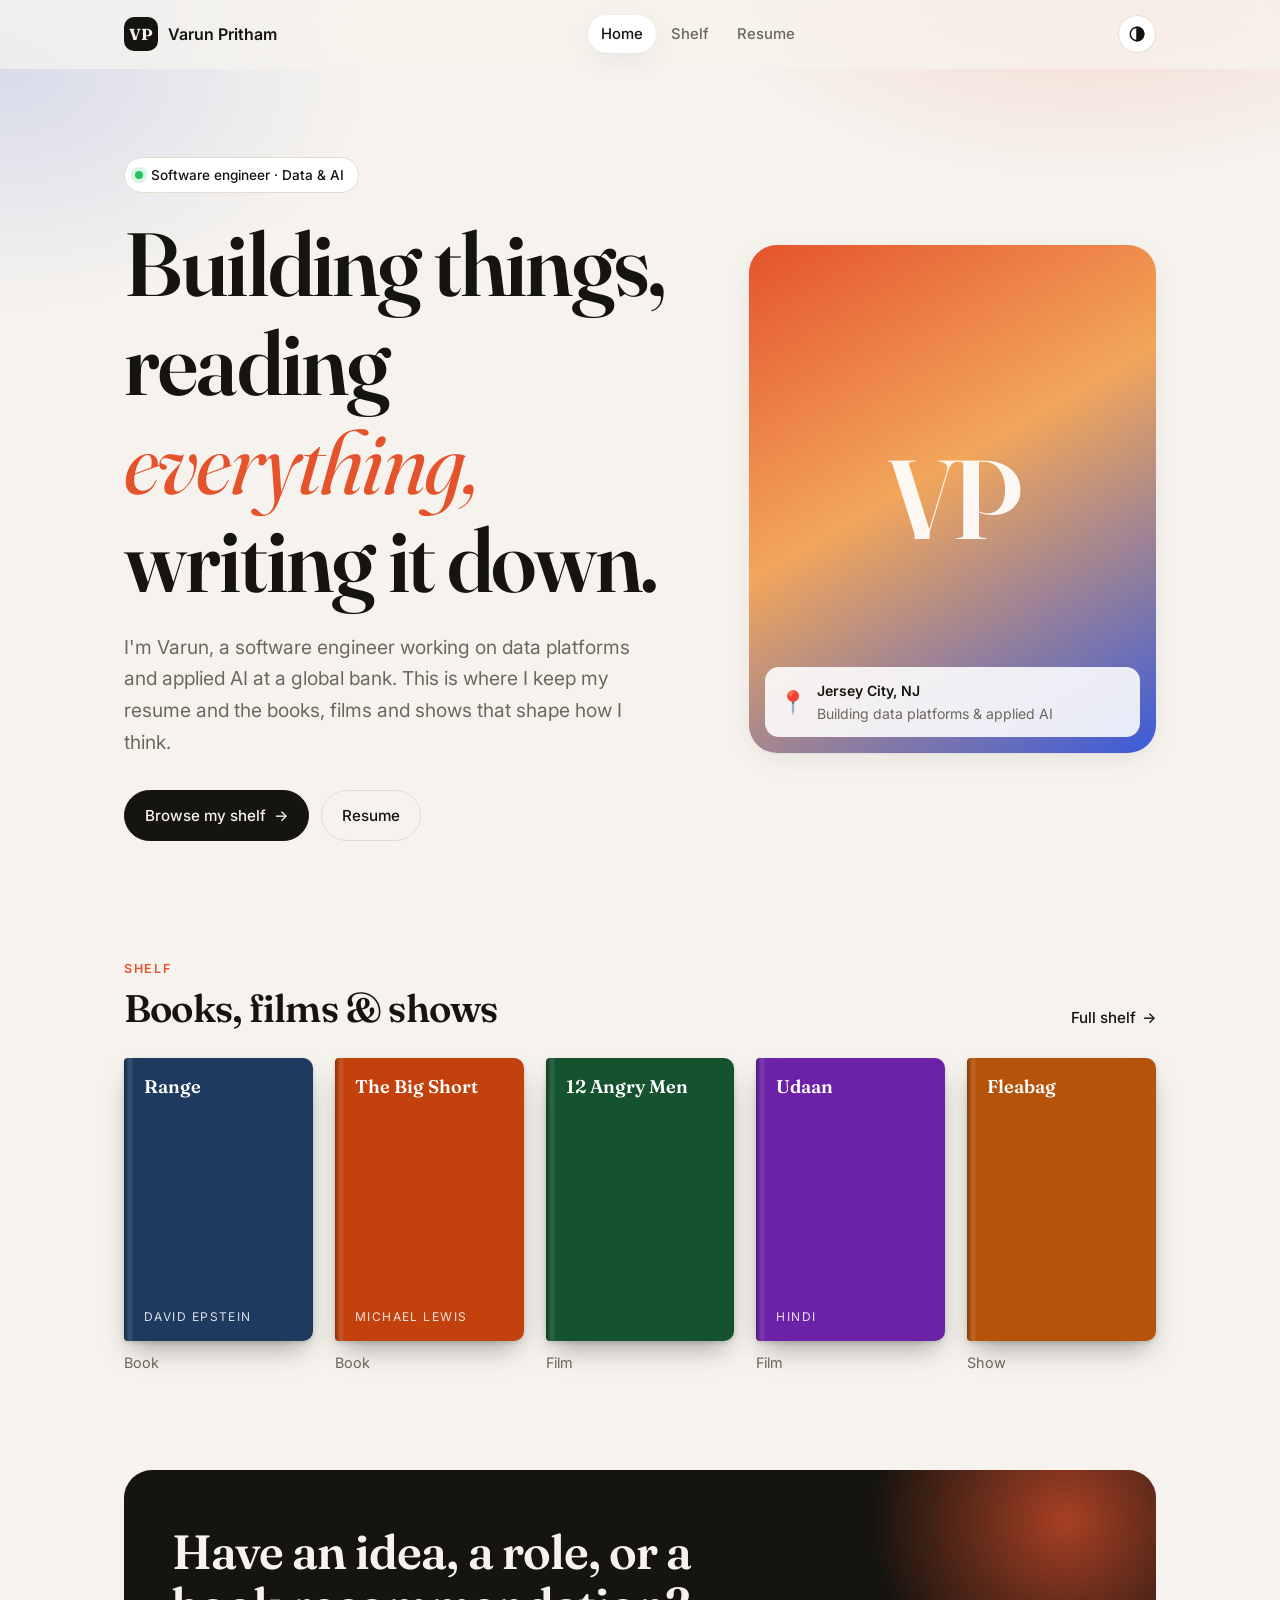
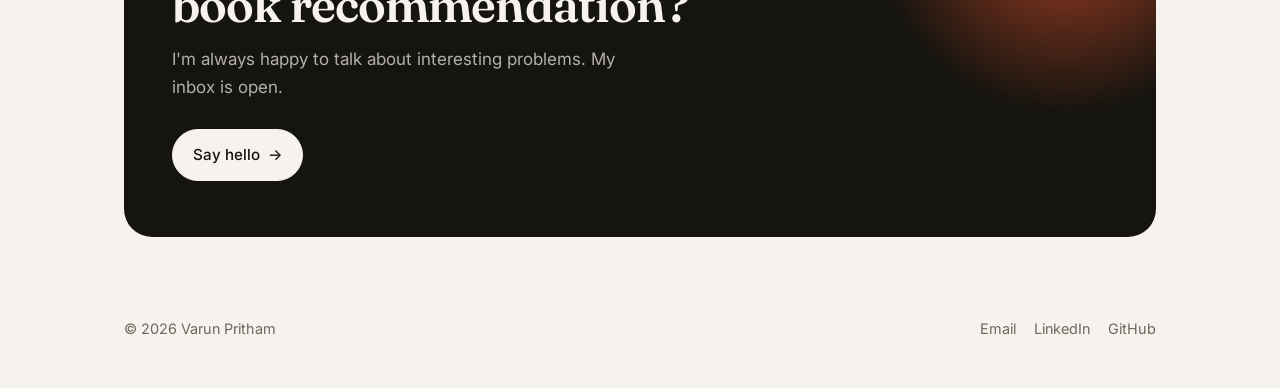
<file: index.html>
<!doctype html>
<html lang="en">
<head>
  <meta charset="utf-8">
  <meta name="viewport" content="width=device-width, initial-scale=1">
  <title>Varun Pritham</title>
  <meta name="description" content="Personal website of Varun Pritham — ideas, writing, books, films and resume.">
  <script>document.documentElement.classList.add("js");try{var t=localStorage.getItem("theme");if(t)document.documentElement.setAttribute("data-theme",t)}catch(e){}</script>
  <link rel="preconnect" href="https://fonts.googleapis.com">
  <link rel="preconnect" href="https://fonts.gstatic.com" crossorigin>
  <link href="https://fonts.googleapis.com/css2?family=Fraunces:ital,opsz,wght@0,9..144,400;0,9..144,600;0,9..144,700;1,9..144,400&family=Inter:wght@400;500;600&display=swap" rel="stylesheet">
  <link rel="stylesheet" href="style.css">
  <script src="script.js" defer></script>
</head>
<body>
  <header class="site-header">
    <div class="wrap">
      <a class="logo" href="index.html"><span class="logo-mark">VP</span><span class="logo-name">Varun Pritham</span></a>
      <nav class="nav" id="nav">
        <a href="index.html" aria-current="page">Home</a>
        <a href="ideas.html" hidden>Ideas</a>
        <a href="blog.html" hidden>Writing</a>
        <a href="shelf.html">Shelf</a>
        <a href="resume.html">Resume</a>
      </nav>
      <div class="header-actions">
        <button class="icon-btn" data-theme-toggle aria-label="Toggle dark mode"><svg viewBox="0 0 24 24" fill="none" stroke="currentColor" stroke-width="2"><circle cx="12" cy="12" r="9"/><path d="M12 3a9 9 0 0 1 0 18z" fill="currentColor"/></svg></button>
        <button class="icon-btn menu-btn" data-menu-toggle aria-label="Menu" aria-controls="nav" aria-expanded="false"><svg viewBox="0 0 24 24" fill="none" stroke="currentColor" stroke-width="2" stroke-linecap="round"><path d="M4 7h16M4 12h16M4 17h16"/></svg></button>
      </div>
    </div>
  </header>

  <main>
    <!-- ================= HERO ================= -->
    <section class="wrap hero">
      <div>
        <!-- EDIT: change the status, headline and intro -->
        <span class="pill reveal"><span class="dot"></span>Software engineer · Data &amp; AI</span>
        <h1 class="reveal">Building things,<br>reading <em>everything,</em><br>writing it down.</h1>
        <p class="lead reveal">I'm Varun, a software engineer working on data platforms and applied AI at a global bank. This is where I keep my resume and the books, films and shows that shape how I think.</p>
        <div class="actions reveal">
          <a class="btn btn-primary" href="shelf.html">Browse my shelf <span>→</span></a>
          <a class="btn btn-ghost" href="resume.html">Resume</a>
        </div>
      </div>

      <!-- EDIT: put a photo of yourself in this folder and replace the initials with:
           <img src="me.jpg" alt="Varun Pritham"> -->
      <div class="portrait reveal">
        <div class="initials">VP</div>
        <div class="badge">
          <span style="font-size:1.4rem">📍</span>
          <div><strong>Jersey City, NJ</strong><span class="muted">Building data platforms &amp; applied AI</span></div>
        </div>
      </div>
    </section>

    <!-- ================= STATS ================= -->

    <!-- ================= WORK (hidden: remove "hidden" to show) ================= -->
    <section class="wrap section" hidden>
      <div class="section-head reveal">
        <div><span class="eyebrow">On my mind</span><h2>Ideas I keep coming back to</h2></div>
        <a class="link-arrow" href="ideas.html">All ideas <span>→</span></a>
      </div>
      <div class="projects">
        <a class="project featured reveal" href="projects/trading-analysis-platform.html">
          <div class="thumb g2">
            <svg viewBox="0 0 320 120" fill="none" aria-hidden="true">
              <path d="M0 96 L32 82 L64 89 L96 62 L128 70 L160 46 L192 56 L224 31 L256 39 L288 20 L320 12 V120 H0 Z" fill="rgba(255,255,255,.14)"/>
              <polyline points="0,96 32,82 64,89 96,62 128,70 160,46 192,56 224,31 256,39 288,20 320,12" stroke="rgba(255,255,255,.95)" stroke-width="3.5" stroke-linecap="round" stroke-linejoin="round"/>
              <circle cx="320" cy="12" r="5" fill="#fff"/>
            </svg>
          </div>
          <div class="body">
            <span class="status">Idea</span>
            <h3>Personal Trading Analysis Platform</h3>
            <p>I've been studying finance and markets in depth, and this is how I plan to put that learning into practice: one platform for global markets, US economic data, commodities, currencies, crypto and company fundamentals.</p>
            <div class="tags"><span class="tag">Finance</span><span class="tag">Data</span><span class="tag">Economics</span></div>
          </div>
        </a>
        <a class="project featured reveal" href="projects/digital-self-reflection.html">
          <div class="thumb g5">
            <svg viewBox="0 0 320 120" fill="none" aria-hidden="true">
              <circle cx="160" cy="60" r="46" stroke="rgba(255,255,255,.35)" stroke-width="2"/>
              <circle cx="160" cy="60" r="30" stroke="rgba(255,255,255,.6)" stroke-width="2.5"/>
              <circle cx="160" cy="60" r="12" fill="rgba(255,255,255,.95)"/>
              <path d="M60 60 Q110 22 160 22 T260 60 Q210 98 160 98 T60 60 Z" stroke="rgba(255,255,255,.95)" stroke-width="3" stroke-linejoin="round"/>
            </svg>
          </div>
          <div class="body">
            <span class="status">Idea</span>
            <h3>Digital Self-Reflection App</h3>
            <p>Life is limited, and so is attention. An iPhone app and Chrome extension that quietly reflect back what I consume in the apps I choose, so I can look back and decide whether that's where I want my mind to be.</p>
            <div class="tags"><span class="tag">iOS</span><span class="tag">Chrome extension</span><span class="tag">Data</span></div>
          </div>
        </a>
        <a class="project featured reveal" href="projects/private-recommendation-engine.html">
          <div class="thumb g3">
            <svg viewBox="0 0 320 120" fill="none" aria-hidden="true">
              <g stroke="rgba(255,255,255,.35)" stroke-width="1.5">
                <line x1="160" y1="60" x2="96" y2="30"/><line x1="160" y1="60" x2="228" y2="26"/>
                <line x1="160" y1="60" x2="88" y2="92"/><line x1="160" y1="60" x2="236" y2="94"/>
                <line x1="96" y1="30" x2="40" y2="52"/><line x1="228" y1="26" x2="284" y2="58"/>
                <line x1="236" y1="94" x2="284" y2="58"/><line x1="88" y1="92" x2="40" y2="52"/>
              </g>
              <g fill="rgba(255,255,255,.7)">
                <circle cx="96" cy="30" r="6"/><circle cx="228" cy="26" r="6"/><circle cx="88" cy="92" r="6"/>
                <circle cx="236" cy="94" r="6"/><circle cx="40" cy="52" r="4"/><circle cx="284" cy="58" r="4"/>
              </g>
              <circle cx="160" cy="60" r="20" stroke="rgba(255,255,255,.5)" stroke-width="2"/>
              <circle cx="160" cy="60" r="11" fill="#fff"/>
            </svg>
          </div>
          <div class="body">
            <span class="status">Idea</span>
            <h3>Private Recommendation Engine</h3>
            <p>Each person represented as private vectors (tastes, activities, personality) kept on their own device. Recommendations come from people with similar tastes, with every piece of data encrypted, even while it's being matched.</p>
            <div class="tags"><span class="tag">Privacy</span><span class="tag">Vectors</span><span class="tag">Encryption</span></div>
          </div>
        </a>
        <a class="project featured reveal" href="projects/self-writing-work-journal.html">
          <div class="thumb g4">
            <svg viewBox="0 0 320 120" fill="none" aria-hidden="true">
              <rect x="100" y="14" width="120" height="92" rx="10" stroke="rgba(255,255,255,.95)" stroke-width="3"/>
              <g stroke="rgba(255,255,255,.95)" stroke-width="3" stroke-linecap="round" stroke-linejoin="round">
                <path d="M116 38 l6 6 l10 -12"/><path d="M116 62 l6 6 l10 -12"/>
              </g>
              <rect x="116" y="80" width="16" height="14" rx="3" stroke="rgba(255,255,255,.7)" stroke-width="2.5"/>
              <g stroke="rgba(255,255,255,.6)" stroke-width="3" stroke-linecap="round">
                <line x1="144" y1="40" x2="200" y2="40"/><line x1="144" y1="64" x2="192" y2="64"/><line x1="144" y1="88" x2="204" y2="88"/>
              </g>
              <circle cx="240" cy="30" r="8" fill="rgba(255,255,255,.9)"/>
              <path d="M232 30 h-8 M248 30 h8 M240 22 v-8 M240 38 v8" stroke="rgba(255,255,255,.6)" stroke-width="2.5" stroke-linecap="round"/>
            </svg>
          </div>
          <div class="body">
            <span class="status">Idea</span>
            <h3>Self-Writing Work Journal</h3>
            <p>Sticky notes don't remember what I promised in a chat at 4pm. A private journal that writes itself from my emails, chats and meetings, entirely inside company tools, and briefs me each morning on where I left off.</p>
            <div class="tags"><span class="tag">Productivity</span><span class="tag">Automation</span><span class="tag">AI</span></div>
          </div>
        </a>
      </div>
    </section>

    <!-- ================= WRITING (hidden: remove "hidden" to show) ================= -->
    <section class="wrap section" hidden>
      <div class="section-head reveal">
        <div><span class="eyebrow">Writing</span><h2>Latest writing</h2></div>
        <a class="link-arrow" href="blog.html">All writing <span>→</span></a>
      </div>
      <div class="posts">
        <a class="post-row reveal" href="blog/hello-world.html">
          <span class="date">Nov 9, 2026</span>
          <div><h3>Hello, world — why I started this site</h3><p>What this site is about, and what you'll find here.</p></div>
          <span class="read">2 min read</span>
        </a>
      </div>
    </section>

    <!-- ================= READING ================= -->
    <section class="wrap section">
      <div class="section-head reveal">
        <div><span class="eyebrow">Shelf</span><h2>Books, films &amp; shows</h2></div>
        <a class="link-arrow" href="shelf.html">Full shelf <span>→</span></a>
      </div>
      <div class="shelf">
        <a class="book reveal" href="shelf.html#books"><div class="cover"><span class="t">Range</span><span class="a">David Epstein</span></div><div class="note">Book</div></a>
        <a class="book reveal" href="shelf.html#books"><div class="cover"><span class="t">The Big Short</span><span class="a">Michael Lewis</span></div><div class="note">Book</div></a>
        <a class="book reveal" href="shelf.html#films"><div class="cover"><span class="t">12 Angry Men</span><span class="a"></span></div><div class="note">Film</div></a>
        <a class="book reveal" href="shelf.html#films"><div class="cover"><span class="t">Udaan</span><span class="a">Hindi</span></div><div class="note">Film</div></a>
        <a class="book reveal" href="shelf.html#shows"><div class="cover"><span class="t">Fleabag</span><span class="a"></span></div><div class="note">Show</div></a>
      </div>
    </section>

    <!-- ================= CTA ================= -->
    <section class="wrap">
      <div class="cta reveal">
        <h2>Have an idea, a role, or a book recommendation?</h2>
        <p>I'm always happy to talk about interesting problems. My inbox is open.</p>
        <a class="btn btn-primary" href="mailto:kcs.varun@gmail.com">Say hello <span>→</span></a>
      </div>
    </section>
  </main>

  <footer class="site-footer">
    <div class="wrap">
      <span>© 2026 Varun Pritham</span>
      <!-- EDIT: your email and profile links -->
      <span><a href="mailto:kcs.varun@gmail.com">Email</a><a href="https://www.linkedin.com/in/varun-pritham">LinkedIn</a><a href="https://github.com/VarunPritham">GitHub</a></span>
    </div>
  </footer>
</body>
</html>
</file>
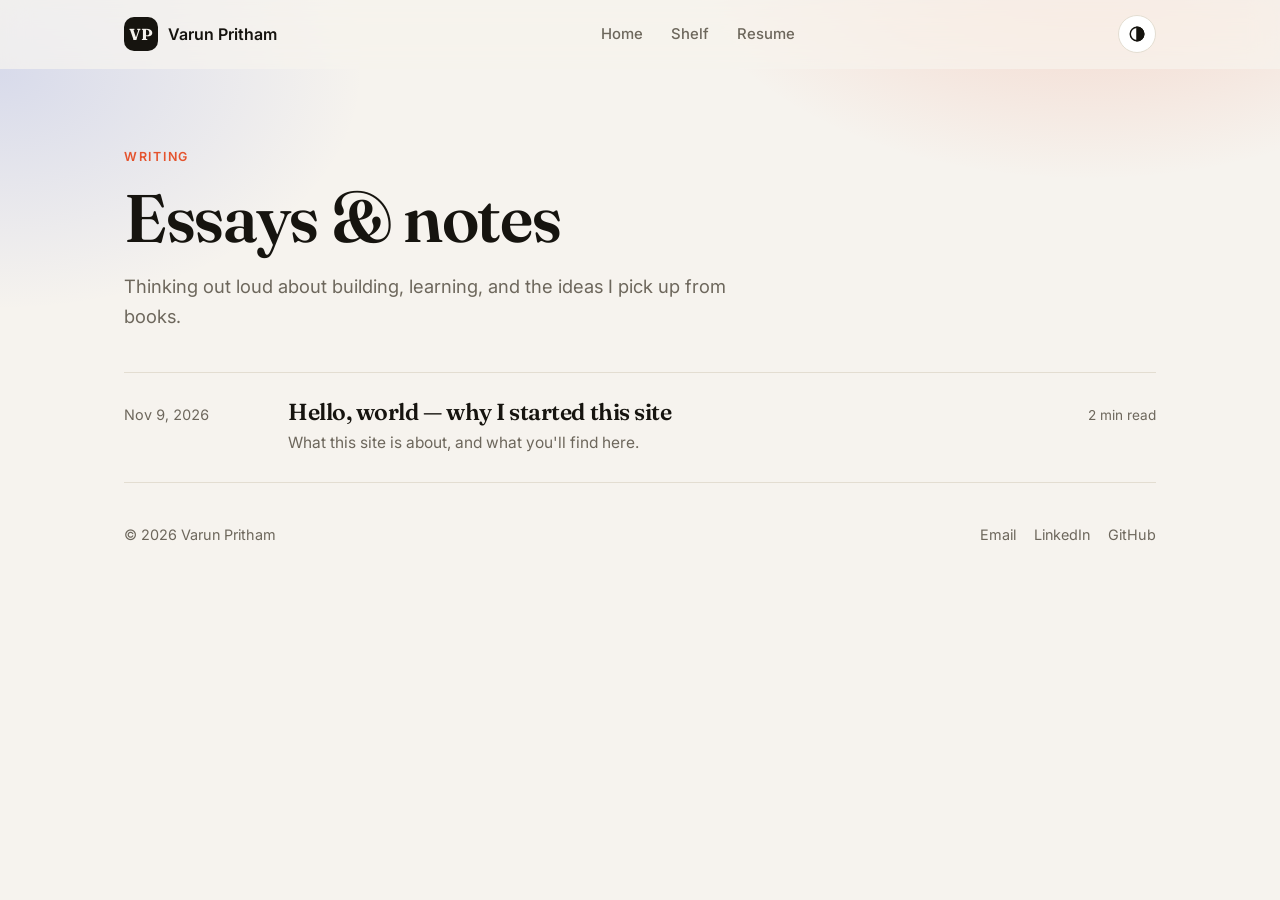
<file: blog.html>
<!doctype html>
<html lang="en">
<head>
  <meta charset="utf-8">
  <meta name="robots" content="noindex">
  <meta name="viewport" content="width=device-width, initial-scale=1">
  <title>Writing · Varun Pritham</title>
  <script>document.documentElement.classList.add("js");try{var t=localStorage.getItem("theme");if(t)document.documentElement.setAttribute("data-theme",t)}catch(e){}</script>
  <link rel="preconnect" href="https://fonts.googleapis.com">
  <link rel="preconnect" href="https://fonts.gstatic.com" crossorigin>
  <link href="https://fonts.googleapis.com/css2?family=Fraunces:ital,opsz,wght@0,9..144,400;0,9..144,600;0,9..144,700;1,9..144,400&family=Inter:wght@400;500;600&display=swap" rel="stylesheet">
  <link rel="stylesheet" href="style.css">
  <script src="script.js" defer></script>
</head>
<body>
  <header class="site-header">
    <div class="wrap">
      <a class="logo" href="index.html"><span class="logo-mark">VP</span><span class="logo-name">Varun Pritham</span></a>
      <nav class="nav" id="nav">
        <a href="index.html">Home</a>
        <a href="ideas.html" hidden>Ideas</a>
        <a href="blog.html" hidden aria-current="page">Writing</a>
        <a href="shelf.html">Shelf</a>
        <a href="resume.html">Resume</a>
      </nav>
      <div class="header-actions">
        <button class="icon-btn" data-theme-toggle aria-label="Toggle dark mode"><svg viewBox="0 0 24 24" fill="none" stroke="currentColor" stroke-width="2"><circle cx="12" cy="12" r="9"/><path d="M12 3a9 9 0 0 1 0 18z" fill="currentColor"/></svg></button>
        <button class="icon-btn menu-btn" data-menu-toggle aria-label="Menu" aria-controls="nav" aria-expanded="false"><svg viewBox="0 0 24 24" fill="none" stroke="currentColor" stroke-width="2" stroke-linecap="round"><path d="M4 7h16M4 12h16M4 17h16"/></svg></button>
      </div>
    </div>
  </header>

  <main class="wrap">
    <section class="page-head">
      <span class="eyebrow reveal">Writing</span>
      <h1 class="reveal">Essays &amp; notes</h1>
      <p class="reveal">Thinking out loud about building, learning, and the ideas I pick up from books.</p>
    </section>

    <!-- EDIT: to add a post, copy blog/hello-world.html, rename it, write it,
         then add a row here (newest first) and on the home page. -->
    <div class="posts">
      <a class="post-row reveal" href="blog/hello-world.html">
        <span class="date">Nov 9, 2026</span>
        <div><h3>Hello, world — why I started this site</h3><p>What this site is about, and what you'll find here.</p></div>
        <span class="read">2 min read</span>
      </a>
    </div>
  </main>

  <footer class="site-footer">
    <div class="wrap">
      <span>© 2026 Varun Pritham</span>
      <span><a href="mailto:kcs.varun@gmail.com">Email</a><a href="https://www.linkedin.com/in/varun-pritham">LinkedIn</a><a href="https://github.com/VarunPritham">GitHub</a></span>
    </div>
  </footer>
</body>
</html>
</file>
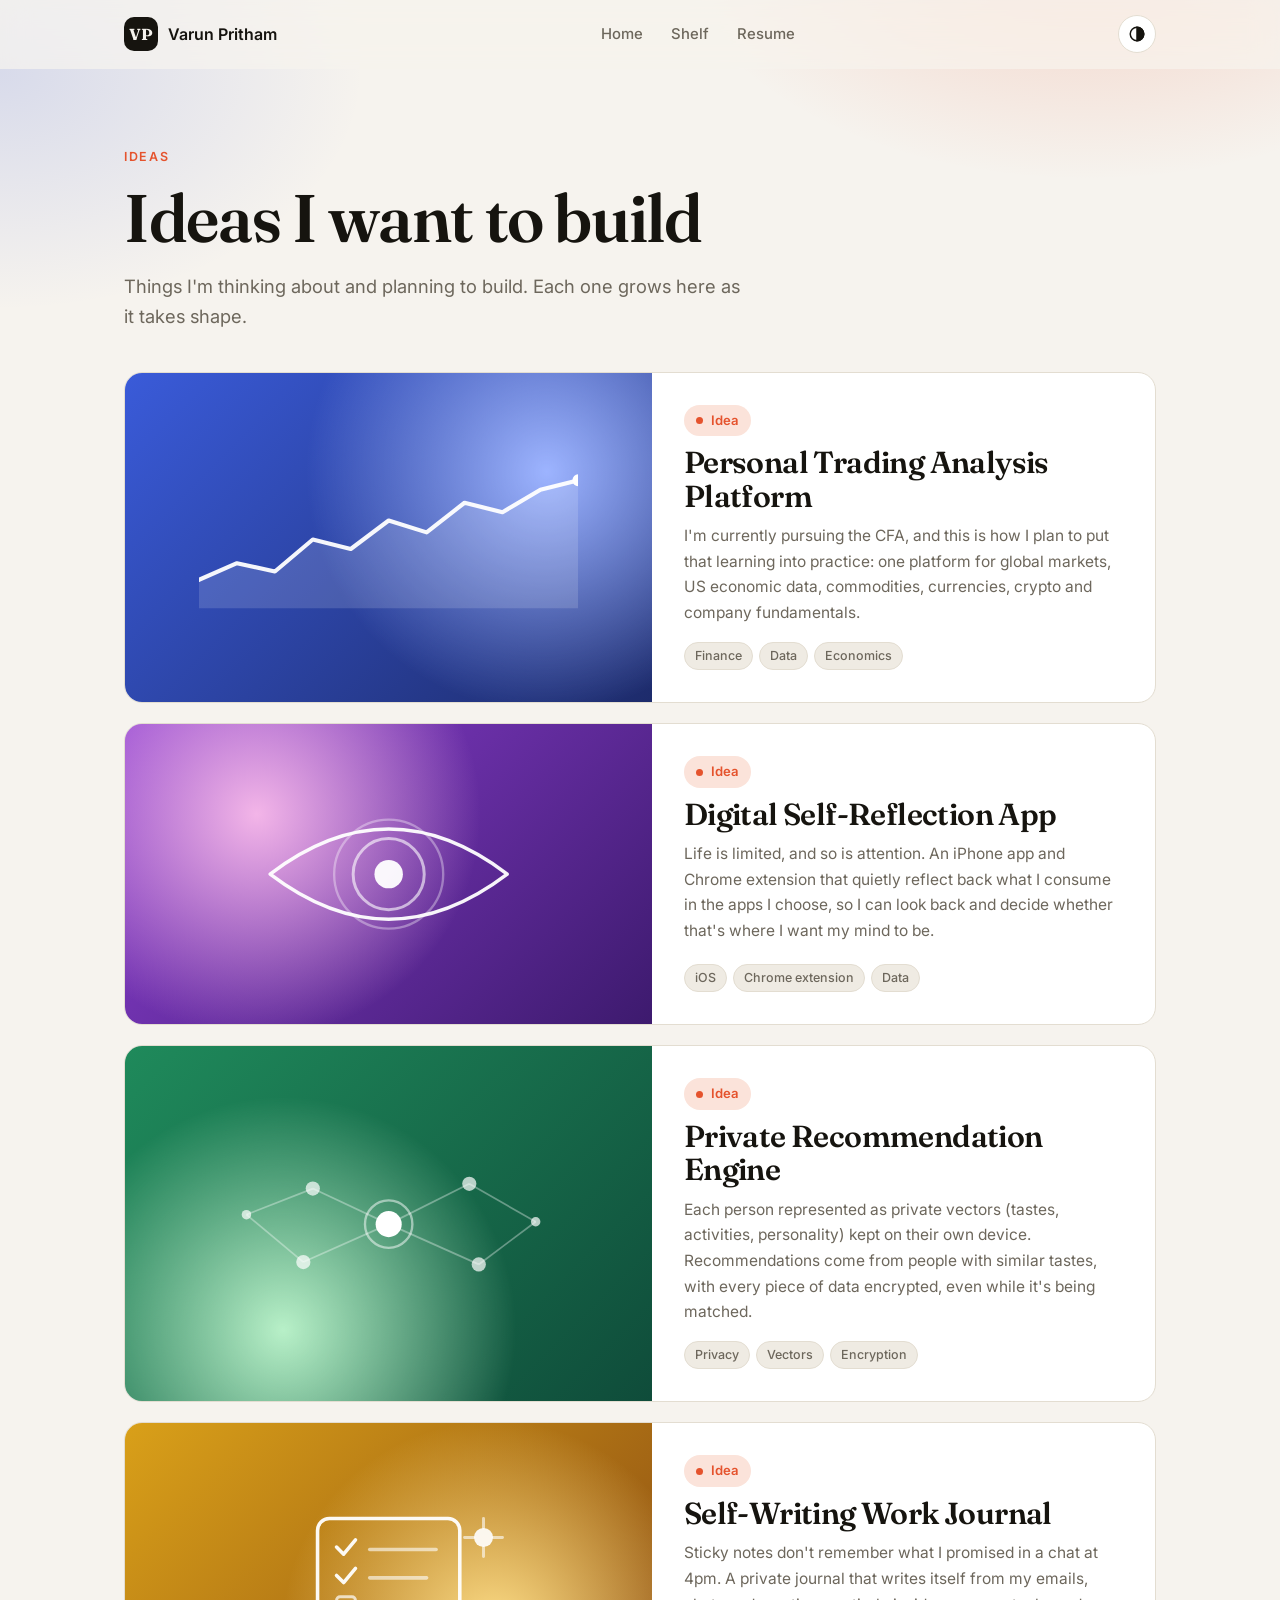
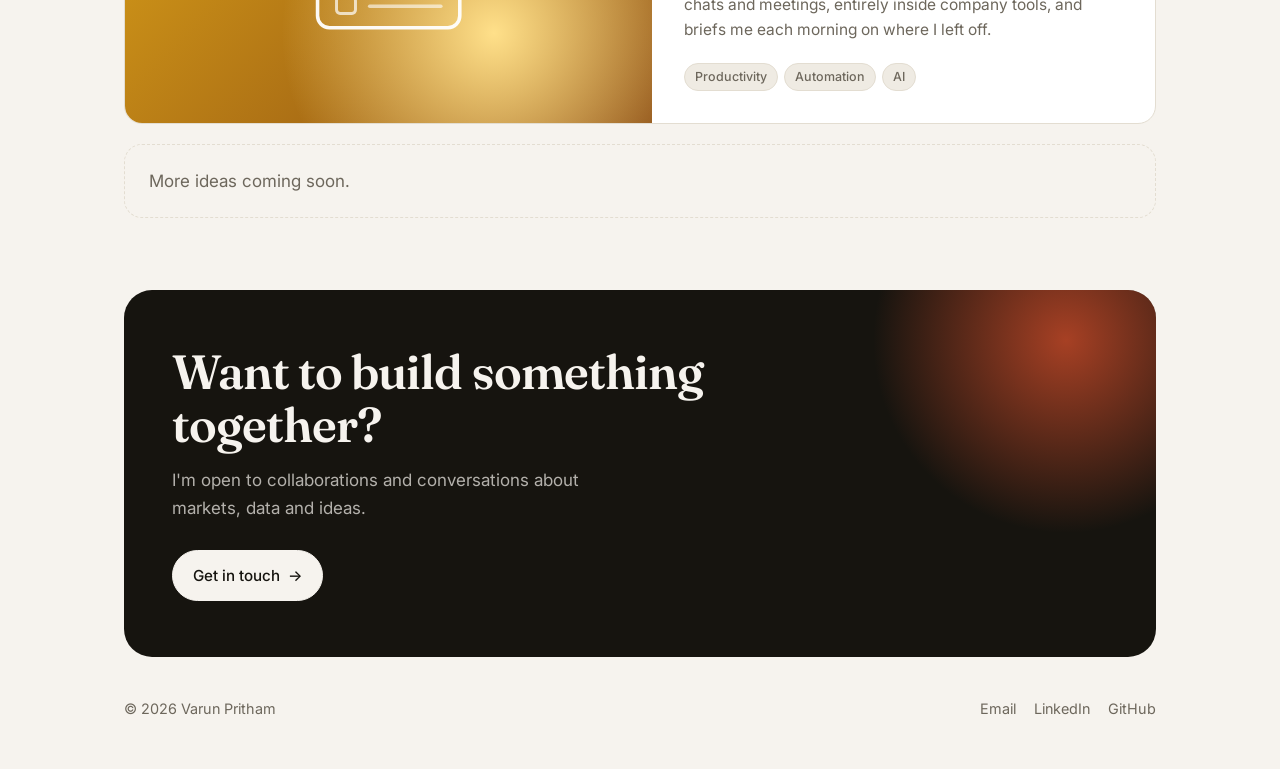
<file: ideas.html>
<!doctype html>
<html lang="en">
<head>
  <meta charset="utf-8">
  <meta name="robots" content="noindex">
  <meta name="viewport" content="width=device-width, initial-scale=1">
  <title>Ideas · Varun Pritham</title>
  <script>document.documentElement.classList.add("js");try{var t=localStorage.getItem("theme");if(t)document.documentElement.setAttribute("data-theme",t)}catch(e){}</script>
  <link rel="preconnect" href="https://fonts.googleapis.com">
  <link rel="preconnect" href="https://fonts.gstatic.com" crossorigin>
  <link href="https://fonts.googleapis.com/css2?family=Fraunces:ital,opsz,wght@0,9..144,400;0,9..144,600;0,9..144,700;1,9..144,400&family=Inter:wght@400;500;600&display=swap" rel="stylesheet">
  <link rel="stylesheet" href="style.css">
  <script src="script.js" defer></script>
</head>
<body>
  <header class="site-header">
    <div class="wrap">
      <a class="logo" href="index.html"><span class="logo-mark">VP</span><span class="logo-name">Varun Pritham</span></a>
      <nav class="nav" id="nav">
        <a href="index.html">Home</a>
        <a href="ideas.html" hidden aria-current="page">Ideas</a>
        <a href="blog.html" hidden>Writing</a>
        <a href="shelf.html">Shelf</a>
        <a href="resume.html">Resume</a>
      </nav>
      <div class="header-actions">
        <button class="icon-btn" data-theme-toggle aria-label="Toggle dark mode"><svg viewBox="0 0 24 24" fill="none" stroke="currentColor" stroke-width="2"><circle cx="12" cy="12" r="9"/><path d="M12 3a9 9 0 0 1 0 18z" fill="currentColor"/></svg></button>
        <button class="icon-btn menu-btn" data-menu-toggle aria-label="Menu" aria-controls="nav" aria-expanded="false"><svg viewBox="0 0 24 24" fill="none" stroke="currentColor" stroke-width="2" stroke-linecap="round"><path d="M4 7h16M4 12h16M4 17h16"/></svg></button>
      </div>
    </div>
  </header>

  <main class="wrap">
    <section class="page-head">
      <span class="eyebrow reveal">Ideas</span>
      <h1 class="reveal">Ideas I want to build</h1>
      <p class="reveal">Things I'm thinking about and planning to build. Each one grows here as it takes shape.</p>
    </section>

    <!-- EDIT: one <a class="project"> per project. Thumbnail colors: g1 (orange) g2 (blue) g3 (green) g4 (gold) g5 (purple).
         Status examples: "Idea", "In progress", "Live". -->
    <div class="projects">
      <a class="project featured reveal" href="projects/trading-analysis-platform.html">
        <div class="thumb g2">
          <svg viewBox="0 0 320 120" fill="none" aria-hidden="true">
            <path d="M0 96 L32 82 L64 89 L96 62 L128 70 L160 46 L192 56 L224 31 L256 39 L288 20 L320 12 V120 H0 Z" fill="rgba(255,255,255,.14)"/>
            <polyline points="0,96 32,82 64,89 96,62 128,70 160,46 192,56 224,31 256,39 288,20 320,12" stroke="rgba(255,255,255,.95)" stroke-width="3.5" stroke-linecap="round" stroke-linejoin="round"/>
            <circle cx="320" cy="12" r="5" fill="#fff"/>
          </svg>
        </div>
        <div class="body">
          <span class="status">Idea</span>
          <h3>Personal Trading Analysis Platform</h3>
          <p>I'm currently pursuing the CFA, and this is how I plan to put that learning into practice: one platform for global markets, US economic data, commodities, currencies, crypto and company fundamentals.</p>
          <div class="tags"><span class="tag">Finance</span><span class="tag">Data</span><span class="tag">Economics</span></div>
        </div>
      </a>
        <a class="project featured reveal" href="projects/digital-self-reflection.html">
          <div class="thumb g5">
            <svg viewBox="0 0 320 120" fill="none" aria-hidden="true">
              <circle cx="160" cy="60" r="46" stroke="rgba(255,255,255,.35)" stroke-width="2"/>
              <circle cx="160" cy="60" r="30" stroke="rgba(255,255,255,.6)" stroke-width="2.5"/>
              <circle cx="160" cy="60" r="12" fill="rgba(255,255,255,.95)"/>
              <path d="M60 60 Q110 22 160 22 T260 60 Q210 98 160 98 T60 60 Z" stroke="rgba(255,255,255,.95)" stroke-width="3" stroke-linejoin="round"/>
            </svg>
          </div>
          <div class="body">
            <span class="status">Idea</span>
            <h3>Digital Self-Reflection App</h3>
            <p>Life is limited, and so is attention. An iPhone app and Chrome extension that quietly reflect back what I consume in the apps I choose, so I can look back and decide whether that's where I want my mind to be.</p>
            <div class="tags"><span class="tag">iOS</span><span class="tag">Chrome extension</span><span class="tag">Data</span></div>
          </div>
        </a>
        <a class="project featured reveal" href="projects/private-recommendation-engine.html">
          <div class="thumb g3">
            <svg viewBox="0 0 320 120" fill="none" aria-hidden="true">
              <g stroke="rgba(255,255,255,.35)" stroke-width="1.5">
                <line x1="160" y1="60" x2="96" y2="30"/><line x1="160" y1="60" x2="228" y2="26"/>
                <line x1="160" y1="60" x2="88" y2="92"/><line x1="160" y1="60" x2="236" y2="94"/>
                <line x1="96" y1="30" x2="40" y2="52"/><line x1="228" y1="26" x2="284" y2="58"/>
                <line x1="236" y1="94" x2="284" y2="58"/><line x1="88" y1="92" x2="40" y2="52"/>
              </g>
              <g fill="rgba(255,255,255,.7)">
                <circle cx="96" cy="30" r="6"/><circle cx="228" cy="26" r="6"/><circle cx="88" cy="92" r="6"/>
                <circle cx="236" cy="94" r="6"/><circle cx="40" cy="52" r="4"/><circle cx="284" cy="58" r="4"/>
              </g>
              <circle cx="160" cy="60" r="20" stroke="rgba(255,255,255,.5)" stroke-width="2"/>
              <circle cx="160" cy="60" r="11" fill="#fff"/>
            </svg>
          </div>
          <div class="body">
            <span class="status">Idea</span>
            <h3>Private Recommendation Engine</h3>
            <p>Each person represented as private vectors (tastes, activities, personality) kept on their own device. Recommendations come from people with similar tastes, with every piece of data encrypted, even while it's being matched.</p>
            <div class="tags"><span class="tag">Privacy</span><span class="tag">Vectors</span><span class="tag">Encryption</span></div>
          </div>
        </a>
        <a class="project featured reveal" href="projects/self-writing-work-journal.html">
          <div class="thumb g4">
            <svg viewBox="0 0 320 120" fill="none" aria-hidden="true">
              <rect x="100" y="14" width="120" height="92" rx="10" stroke="rgba(255,255,255,.95)" stroke-width="3"/>
              <g stroke="rgba(255,255,255,.95)" stroke-width="3" stroke-linecap="round" stroke-linejoin="round">
                <path d="M116 38 l6 6 l10 -12"/><path d="M116 62 l6 6 l10 -12"/>
              </g>
              <rect x="116" y="80" width="16" height="14" rx="3" stroke="rgba(255,255,255,.7)" stroke-width="2.5"/>
              <g stroke="rgba(255,255,255,.6)" stroke-width="3" stroke-linecap="round">
                <line x1="144" y1="40" x2="200" y2="40"/><line x1="144" y1="64" x2="192" y2="64"/><line x1="144" y1="88" x2="204" y2="88"/>
              </g>
              <circle cx="240" cy="30" r="8" fill="rgba(255,255,255,.9)"/>
              <path d="M232 30 h-8 M248 30 h8 M240 22 v-8 M240 38 v8" stroke="rgba(255,255,255,.6)" stroke-width="2.5" stroke-linecap="round"/>
            </svg>
          </div>
          <div class="body">
            <span class="status">Idea</span>
            <h3>Self-Writing Work Journal</h3>
            <p>Sticky notes don't remember what I promised in a chat at 4pm. A private journal that writes itself from my emails, chats and meetings, entirely inside company tools, and briefs me each morning on where I left off.</p>
            <div class="tags"><span class="tag">Productivity</span><span class="tag">Automation</span><span class="tag">AI</span></div>
          </div>
        </a>
    </div>

    <div class="note-box reveal" style="margin-top:20px">More ideas coming soon.</div>

    <div class="cta reveal" style="margin-top:72px">
      <h2>Want to build something together?</h2>
      <p>I'm open to collaborations and conversations about markets, data and ideas.</p>
      <a class="btn btn-primary" href="mailto:kcs.varun@gmail.com">Get in touch <span>→</span></a>
    </div>
  </main>

  <footer class="site-footer">
    <div class="wrap">
      <span>© 2026 Varun Pritham</span>
      <span><a href="mailto:kcs.varun@gmail.com">Email</a><a href="https://www.linkedin.com/in/varun-pritham">LinkedIn</a><a href="https://github.com/VarunPritham">GitHub</a></span>
    </div>
  </footer>
</body>
</html>
</file>
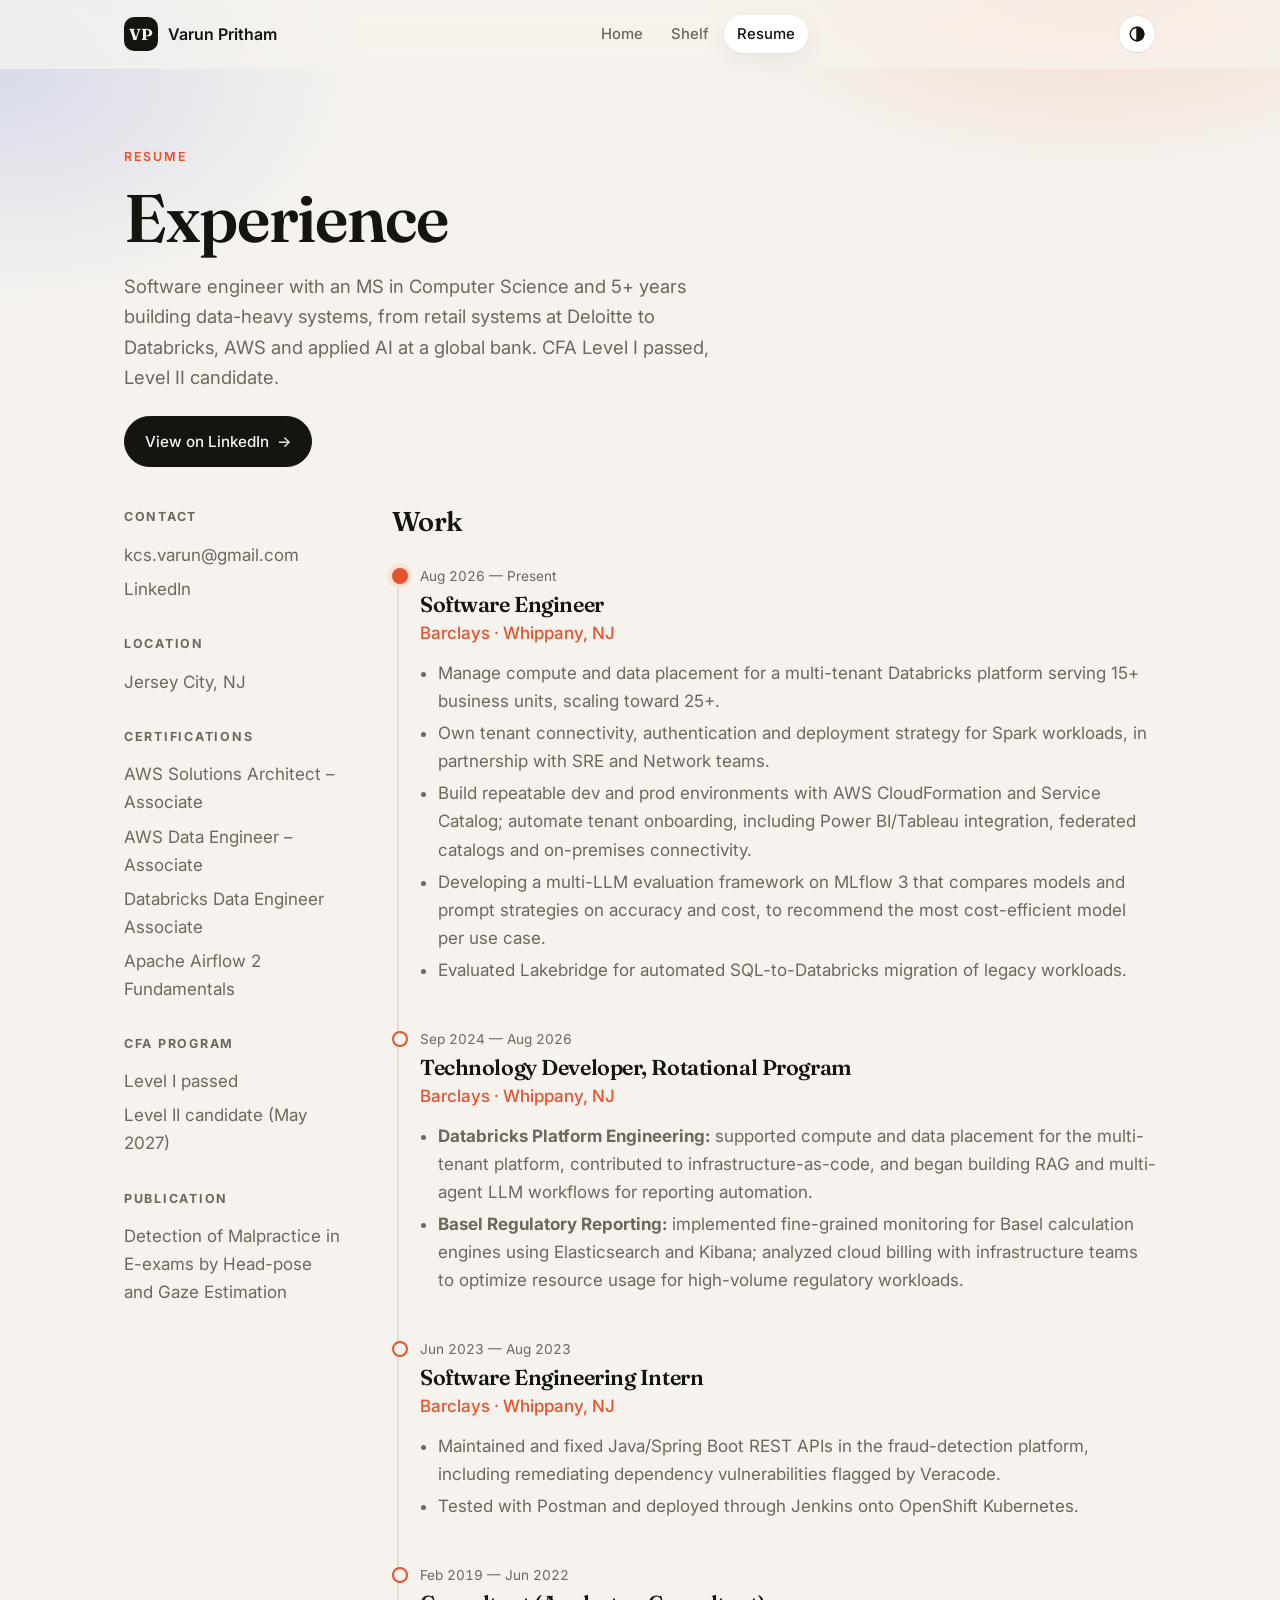
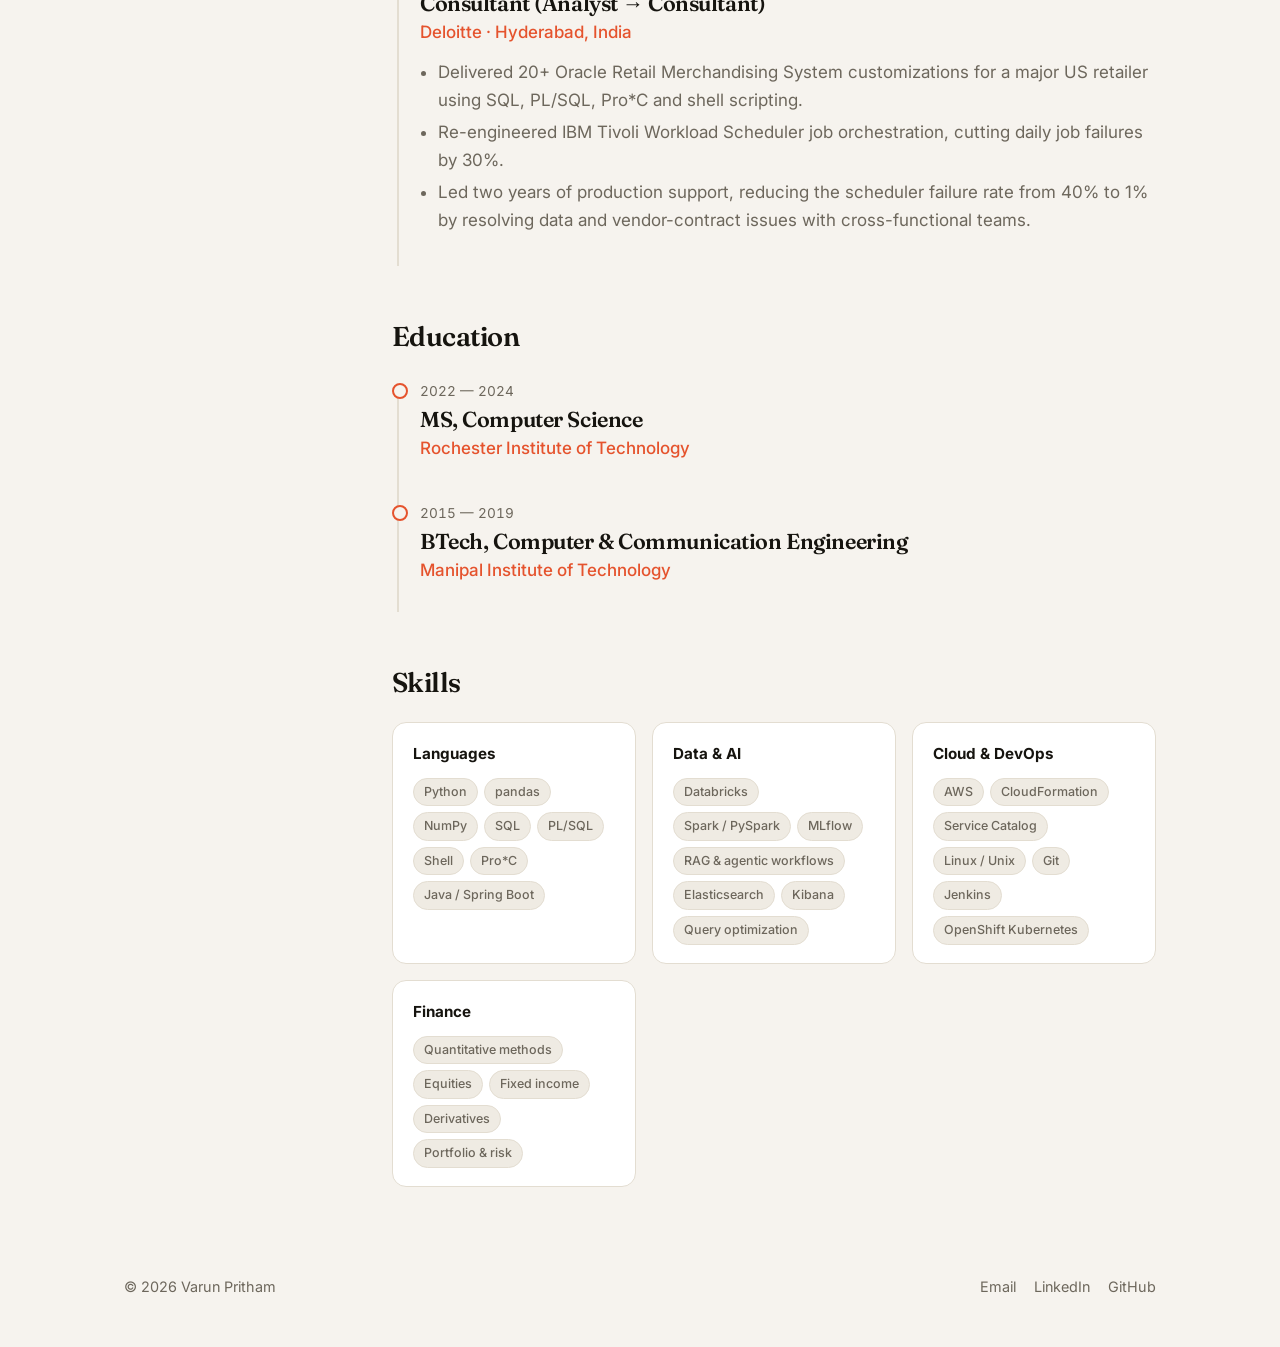
<file: resume.html>
<!doctype html>
<html lang="en">
<head>
  <meta charset="utf-8">
  <meta name="viewport" content="width=device-width, initial-scale=1">
  <title>Resume · Varun Pritham</title>
  <script>document.documentElement.classList.add("js");try{var t=localStorage.getItem("theme");if(t)document.documentElement.setAttribute("data-theme",t)}catch(e){}</script>
  <link rel="preconnect" href="https://fonts.googleapis.com">
  <link rel="preconnect" href="https://fonts.gstatic.com" crossorigin>
  <link href="https://fonts.googleapis.com/css2?family=Fraunces:ital,opsz,wght@0,9..144,400;0,9..144,600;0,9..144,700;1,9..144,400&family=Inter:wght@400;500;600&display=swap" rel="stylesheet">
  <link rel="stylesheet" href="style.css">
  <script src="script.js" defer></script>
</head>
<body>
  <header class="site-header">
    <div class="wrap">
      <a class="logo" href="index.html"><span class="logo-mark">VP</span><span class="logo-name">Varun Pritham</span></a>
      <nav class="nav" id="nav">
        <a href="index.html">Home</a>
        <a href="ideas.html" hidden>Ideas</a>
        <a href="blog.html" hidden>Writing</a>
        <a href="shelf.html">Shelf</a>
        <a href="resume.html" aria-current="page">Resume</a>
      </nav>
      <div class="header-actions">
        <button class="icon-btn" data-theme-toggle aria-label="Toggle dark mode"><svg viewBox="0 0 24 24" fill="none" stroke="currentColor" stroke-width="2"><circle cx="12" cy="12" r="9"/><path d="M12 3a9 9 0 0 1 0 18z" fill="currentColor"/></svg></button>
        <button class="icon-btn menu-btn" data-menu-toggle aria-label="Menu" aria-controls="nav" aria-expanded="false"><svg viewBox="0 0 24 24" fill="none" stroke="currentColor" stroke-width="2" stroke-linecap="round"><path d="M4 7h16M4 12h16M4 17h16"/></svg></button>
      </div>
    </div>
  </header>

  <main class="wrap">
    <section class="page-head">
      <span class="eyebrow reveal">Resume</span>
      <h1 class="reveal">Experience</h1>
      <p class="reveal">Software engineer with an MS in Computer Science and 5+ years building data-heavy systems, from retail systems at Deloitte to Databricks, AWS and applied AI at a global bank. CFA Level I passed, Level II candidate.</p>
      <div class="reveal" style="margin-top:24px"><a class="btn btn-primary" href="https://www.linkedin.com/in/varun-pritham">View on LinkedIn <span>→</span></a></div>
    </section>

    <div class="resume-grid">
      <aside class="reveal">
        <h4>Contact</h4>
        <ul>
          <li><a href="mailto:kcs.varun@gmail.com">kcs.varun@gmail.com</a></li>
          <li><a href="https://www.linkedin.com/in/varun-pritham">LinkedIn</a></li>
        </ul>
        <h4>Location</h4>
        <ul><li class="muted">Jersey City, NJ</li></ul>
        <h4>Certifications</h4>
        <ul>
          <li class="muted">AWS Solutions Architect – Associate</li>
          <li class="muted">AWS Data Engineer – Associate</li>
          <li class="muted">Databricks Data Engineer Associate</li>
          <li class="muted">Apache Airflow 2 Fundamentals</li>
        </ul>
        <h4>CFA Program</h4>
        <ul><li class="muted">Level I passed</li><li class="muted">Level II candidate (May 2027)</li></ul>
        <h4>Publication</h4>
        <ul><li class="muted">Detection of Malpractice in E-exams by Head-pose and Gaze Estimation</li></ul>
      </aside>

      <div>
        <div class="resume-block">
          <h2 class="reveal">Work</h2>
          <div class="timeline">
            <div class="job current reveal">
              <span class="when">Aug 2026 — Present</span>
              <h3>Software Engineer</h3>
              <span class="org">Barclays · Whippany, NJ</span>
              <ul>
                <li>Manage compute and data placement for a multi-tenant Databricks platform serving 15+ business units, scaling toward 25+.</li>
                <li>Own tenant connectivity, authentication and deployment strategy for Spark workloads, in partnership with SRE and Network teams.</li>
                <li>Build repeatable dev and prod environments with AWS CloudFormation and Service Catalog; automate tenant onboarding, including Power BI/Tableau integration, federated catalogs and on-premises connectivity.</li>
                <li>Developing a multi-LLM evaluation framework on MLflow 3 that compares models and prompt strategies on accuracy and cost, to recommend the most cost-efficient model per use case.</li>
                <li>Evaluated Lakebridge for automated SQL-to-Databricks migration of legacy workloads.</li>
              </ul>
            </div>
            <div class="job reveal">
              <span class="when">Sep 2024 — Aug 2026</span>
              <h3>Technology Developer, Rotational Program</h3>
              <span class="org">Barclays · Whippany, NJ</span>
              <ul>
                <li><strong>Databricks Platform Engineering:</strong> supported compute and data placement for the multi-tenant platform, contributed to infrastructure-as-code, and began building RAG and multi-agent LLM workflows for reporting automation.</li>
                <li><strong>Basel Regulatory Reporting:</strong> implemented fine-grained monitoring for Basel calculation engines using Elasticsearch and Kibana; analyzed cloud billing with infrastructure teams to optimize resource usage for high-volume regulatory workloads.</li>
              </ul>
            </div>
            <div class="job reveal">
              <span class="when">Jun 2023 — Aug 2023</span>
              <h3>Software Engineering Intern</h3>
              <span class="org">Barclays · Whippany, NJ</span>
              <ul>
                <li>Maintained and fixed Java/Spring Boot REST APIs in the fraud-detection platform, including remediating dependency vulnerabilities flagged by Veracode.</li>
                <li>Tested with Postman and deployed through Jenkins onto OpenShift Kubernetes.</li>
              </ul>
            </div>
            <div class="job reveal">
              <span class="when">Feb 2019 — Jun 2022</span>
              <h3>Consultant (Analyst → Consultant)</h3>
              <span class="org">Deloitte · Hyderabad, India</span>
              <ul>
                <li>Delivered 20+ Oracle Retail Merchandising System customizations for a major US retailer using SQL, PL/SQL, Pro*C and shell scripting.</li>
                <li>Re-engineered IBM Tivoli Workload Scheduler job orchestration, cutting daily job failures by 30%.</li>
                <li>Led two years of production support, reducing the scheduler failure rate from 40% to 1% by resolving data and vendor-contract issues with cross-functional teams.</li>
              </ul>
            </div>
          </div>
        </div>

        <div class="resume-block">
          <h2 class="reveal">Education</h2>
          <div class="timeline">
            <div class="job reveal">
              <span class="when">2022 — 2024</span>
              <h3>MS, Computer Science</h3>
              <span class="org">Rochester Institute of Technology</span>
            </div>
            <div class="job reveal">
              <span class="when">2015 — 2019</span>
              <h3>BTech, Computer &amp; Communication Engineering</h3>
              <span class="org">Manipal Institute of Technology</span>
            </div>
          </div>
        </div>

        <div class="resume-block">
          <h2 class="reveal">Skills</h2>
          <div class="skill-groups">
            <div class="skill-group reveal"><h4>Languages</h4><div class="tags"><span class="tag">Python</span><span class="tag">pandas</span><span class="tag">NumPy</span><span class="tag">SQL</span><span class="tag">PL/SQL</span><span class="tag">Shell</span><span class="tag">Pro*C</span><span class="tag">Java / Spring Boot</span></div></div>
            <div class="skill-group reveal"><h4>Data &amp; AI</h4><div class="tags"><span class="tag">Databricks</span><span class="tag">Spark / PySpark</span><span class="tag">MLflow</span><span class="tag">RAG &amp; agentic workflows</span><span class="tag">Elasticsearch</span><span class="tag">Kibana</span><span class="tag">Query optimization</span></div></div>
            <div class="skill-group reveal"><h4>Cloud &amp; DevOps</h4><div class="tags"><span class="tag">AWS</span><span class="tag">CloudFormation</span><span class="tag">Service Catalog</span><span class="tag">Linux / Unix</span><span class="tag">Git</span><span class="tag">Jenkins</span><span class="tag">OpenShift Kubernetes</span></div></div>
            <div class="skill-group reveal"><h4>Finance</h4><div class="tags"><span class="tag">Quantitative methods</span><span class="tag">Equities</span><span class="tag">Fixed income</span><span class="tag">Derivatives</span><span class="tag">Portfolio &amp; risk</span></div></div>
          </div>
        </div>
      </div>
    </div>
  </main>

  <footer class="site-footer">
    <div class="wrap">
      <span>© 2026 Varun Pritham</span>
      <span><a href="mailto:kcs.varun@gmail.com">Email</a><a href="https://www.linkedin.com/in/varun-pritham">LinkedIn</a><a href="https://github.com/VarunPritham">GitHub</a></span>
    </div>
  </footer>
</body>
</html>
</file>
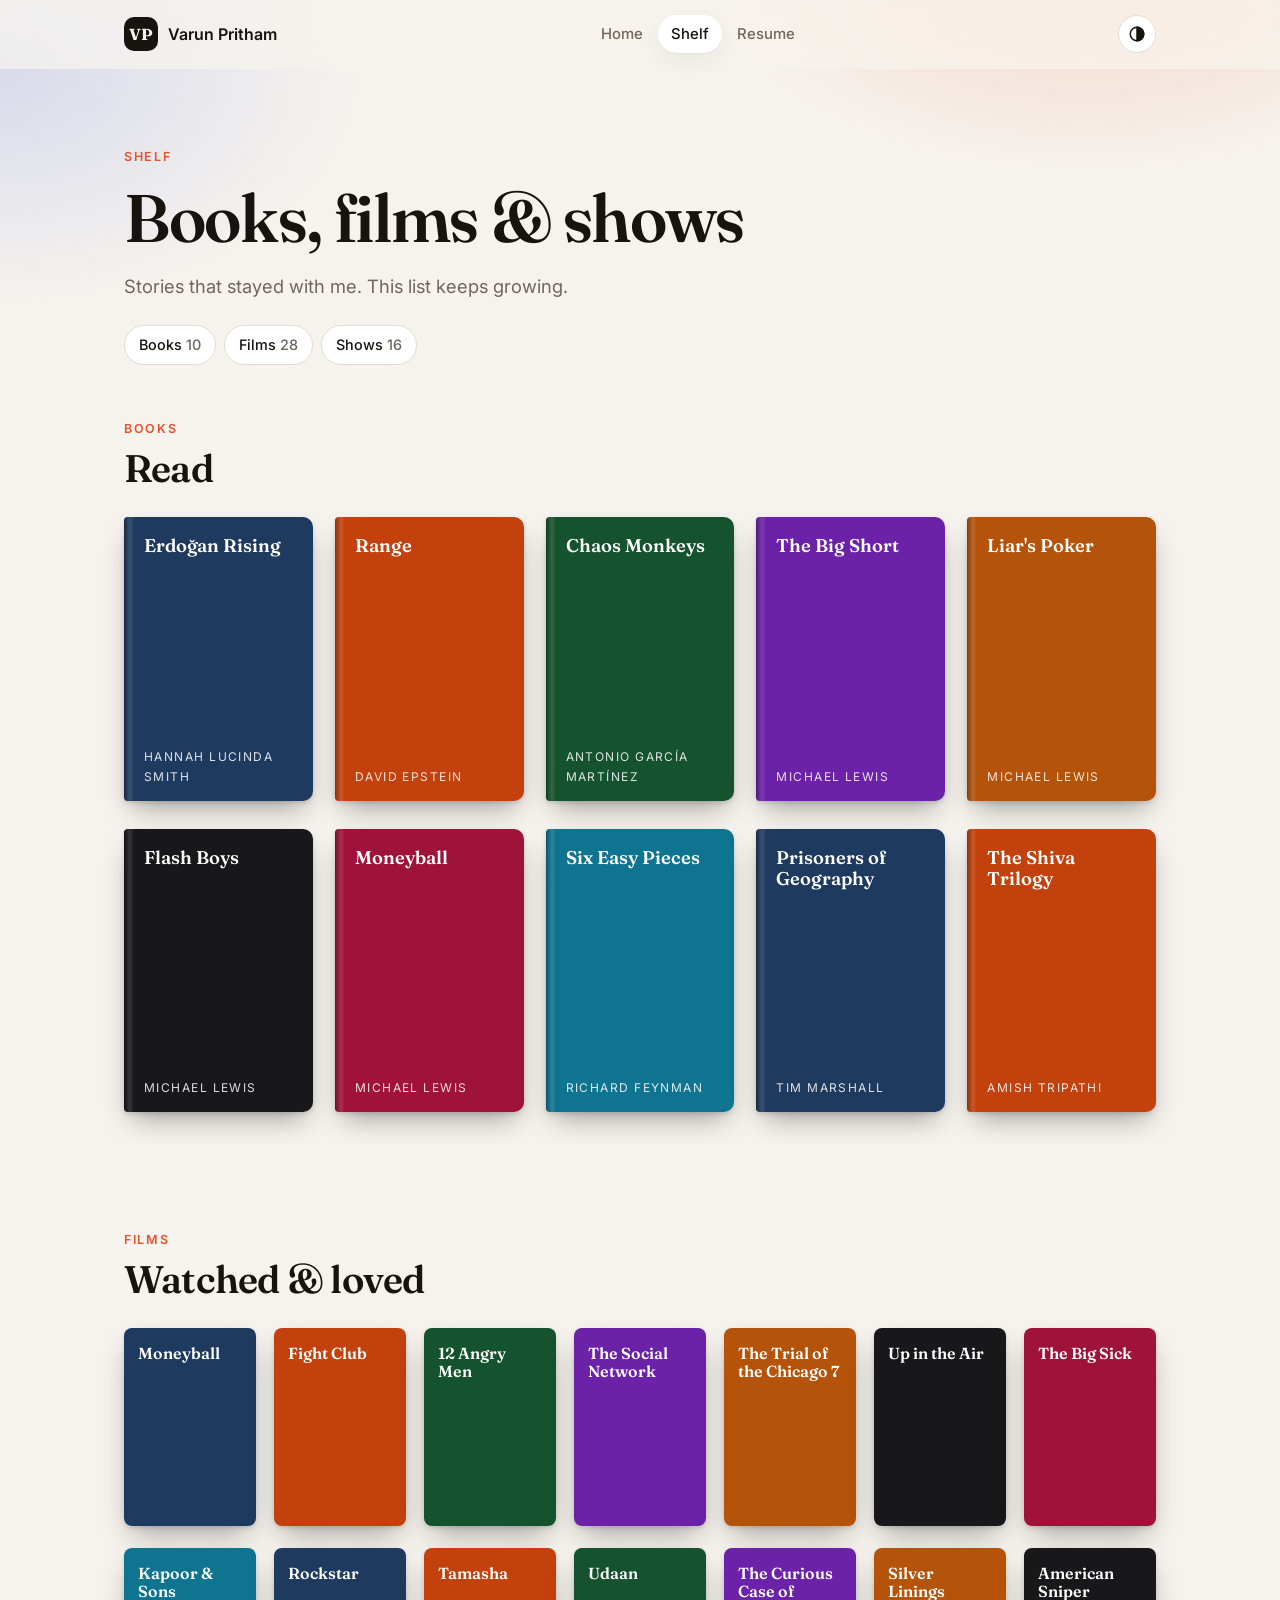
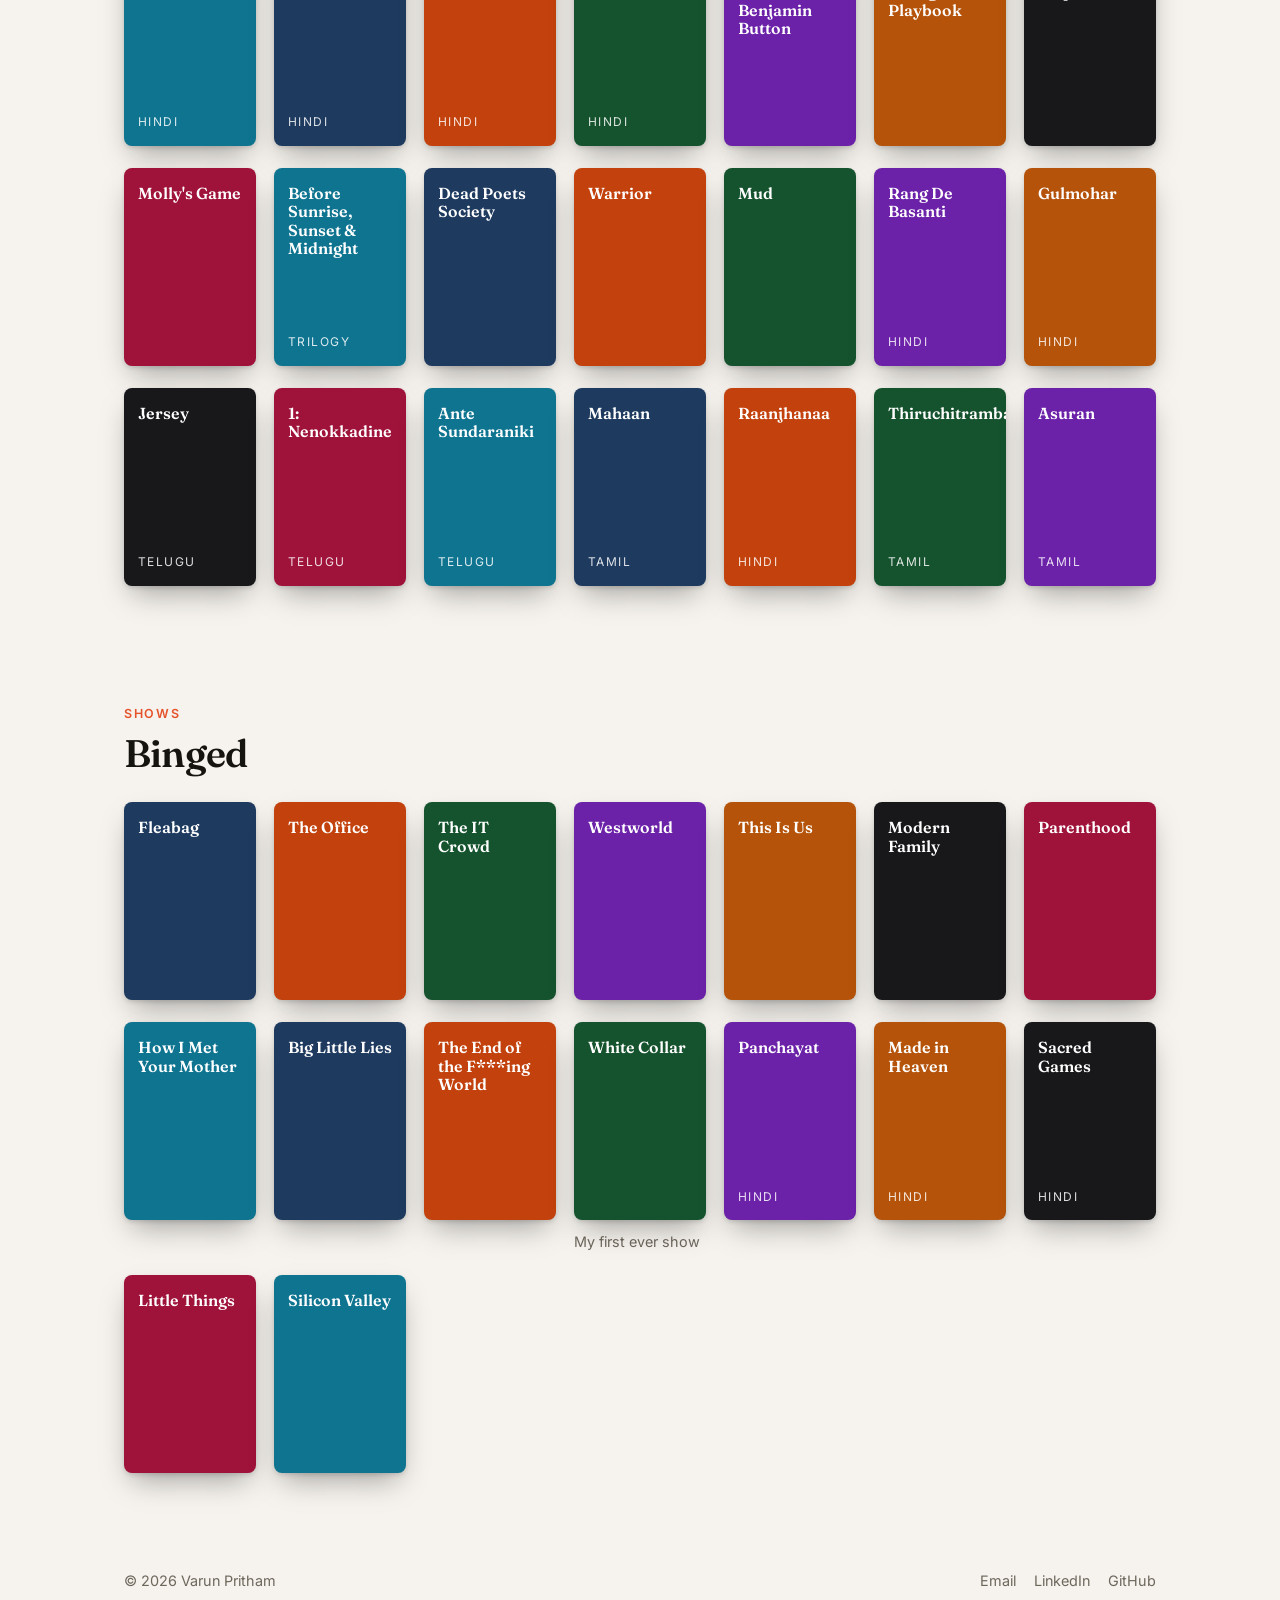
<file: shelf.html>
<!doctype html>
<html lang="en">
<head>
  <meta charset="utf-8">
  <meta name="viewport" content="width=device-width, initial-scale=1">
  <title>Shelf · Varun Pritham</title>
  <script>document.documentElement.classList.add("js");try{var t=localStorage.getItem("theme");if(t)document.documentElement.setAttribute("data-theme",t)}catch(e){}</script>
  <link rel="preconnect" href="https://fonts.googleapis.com">
  <link rel="preconnect" href="https://fonts.gstatic.com" crossorigin>
  <link href="https://fonts.googleapis.com/css2?family=Fraunces:ital,opsz,wght@0,9..144,400;0,9..144,600;0,9..144,700;1,9..144,400&family=Inter:wght@400;500;600&display=swap" rel="stylesheet">
  <link rel="stylesheet" href="style.css">
  <script src="script.js" defer></script>
</head>
<body>
  <header class="site-header">
    <div class="wrap">
      <a class="logo" href="index.html"><span class="logo-mark">VP</span><span class="logo-name">Varun Pritham</span></a>
      <nav class="nav" id="nav">
        <a href="index.html">Home</a>
        <a href="ideas.html" hidden>Ideas</a>
        <a href="blog.html" hidden>Writing</a>
        <a href="shelf.html" aria-current="page">Shelf</a>
        <a href="resume.html">Resume</a>
      </nav>
      <div class="header-actions">
        <button class="icon-btn" data-theme-toggle aria-label="Toggle dark mode"><svg viewBox="0 0 24 24" fill="none" stroke="currentColor" stroke-width="2"><circle cx="12" cy="12" r="9"/><path d="M12 3a9 9 0 0 1 0 18z" fill="currentColor"/></svg></button>
        <button class="icon-btn menu-btn" data-menu-toggle aria-label="Menu" aria-controls="nav" aria-expanded="false"><svg viewBox="0 0 24 24" fill="none" stroke="currentColor" stroke-width="2" stroke-linecap="round"><path d="M4 7h16M4 12h16M4 17h16"/></svg></button>
      </div>
    </div>
  </header>

  <main class="wrap">
    <section class="page-head">
      <span class="eyebrow reveal">Shelf</span>
      <h1 class="reveal">Books, films &amp; shows</h1>
      <p class="reveal">Stories that stayed with me. This list keeps growing.</p>
      <nav class="shelf-nav reveal" aria-label="Shelf sections">
        <a href="#books">Books<span>10</span></a>
        <a href="#films">Films<span>28</span></a>
        <a href="#shows">Shows<span>16</span></a>
      </nav>
    </section>

    <!-- EDIT: add a line per title. Covers pick their colors automatically.
         For a real cover image, put <img src="images/cover.jpg" alt=""> inside the .cover div. -->
    <section class="section shelf-section" id="books" style="padding-top:8px">
      <div class="section-head reveal"><div><span class="eyebrow">Books</span><h2>Read</h2></div></div>
      <div class="shelf">
        <div class="book reveal"><div class="cover"><span class="t">Erdoğan Rising</span><span class="a">Hannah Lucinda Smith</span></div></div>
        <div class="book reveal"><div class="cover"><span class="t">Range</span><span class="a">David Epstein</span></div></div>
        <div class="book reveal"><div class="cover"><span class="t">Chaos Monkeys</span><span class="a">Antonio García Martínez</span></div></div>
        <div class="book reveal"><div class="cover"><span class="t">The Big Short</span><span class="a">Michael Lewis</span></div></div>
        <div class="book reveal"><div class="cover"><span class="t">Liar's Poker</span><span class="a">Michael Lewis</span></div></div>
        <div class="book reveal"><div class="cover"><span class="t">Flash Boys</span><span class="a">Michael Lewis</span></div></div>
        <div class="book reveal"><div class="cover"><span class="t">Moneyball</span><span class="a">Michael Lewis</span></div></div>
        <div class="book reveal"><div class="cover"><span class="t">Six Easy Pieces</span><span class="a">Richard Feynman</span></div></div>
        <div class="book reveal"><div class="cover"><span class="t">Prisoners of Geography</span><span class="a">Tim Marshall</span></div></div>
        <div class="book reveal"><div class="cover"><span class="t">The Shiva Trilogy</span><span class="a">Amish Tripathi</span></div></div>
      </div>
    </section>

    <section class="section shelf-section" id="films">
      <div class="section-head reveal"><div><span class="eyebrow">Films</span><h2>Watched &amp; loved</h2></div></div>
      <div class="shelf compact">
        <div class="book reveal"><div class="cover"><span class="t">Moneyball</span><span class="a"></span></div></div>
        <div class="book reveal"><div class="cover"><span class="t">Fight Club</span><span class="a"></span></div></div>
        <div class="book reveal"><div class="cover"><span class="t">12 Angry Men</span><span class="a"></span></div></div>
        <div class="book reveal"><div class="cover"><span class="t">The Social Network</span><span class="a"></span></div></div>
        <div class="book reveal"><div class="cover"><span class="t">The Trial of the Chicago 7</span><span class="a"></span></div></div>
        <div class="book reveal"><div class="cover"><span class="t">Up in the Air</span><span class="a"></span></div></div>
        <div class="book reveal"><div class="cover"><span class="t">The Big Sick</span><span class="a"></span></div></div>
        <div class="book reveal"><div class="cover"><span class="t">Kapoor &amp; Sons</span><span class="a">Hindi</span></div></div>
        <div class="book reveal"><div class="cover"><span class="t">Rockstar</span><span class="a">Hindi</span></div></div>
        <div class="book reveal"><div class="cover"><span class="t">Tamasha</span><span class="a">Hindi</span></div></div>
        <div class="book reveal"><div class="cover"><span class="t">Udaan</span><span class="a">Hindi</span></div></div>
        <div class="book reveal"><div class="cover"><span class="t">The Curious Case of Benjamin Button</span><span class="a"></span></div></div>
        <div class="book reveal"><div class="cover"><span class="t">Silver Linings Playbook</span><span class="a"></span></div></div>
        <div class="book reveal"><div class="cover"><span class="t">American Sniper</span><span class="a"></span></div></div>
        <div class="book reveal"><div class="cover"><span class="t">Molly's Game</span><span class="a"></span></div></div>
        <div class="book reveal"><div class="cover"><span class="t">Before Sunrise, Sunset &amp; Midnight</span><span class="a">Trilogy</span></div></div>
        <div class="book reveal"><div class="cover"><span class="t">Dead Poets Society</span><span class="a"></span></div></div>
        <div class="book reveal"><div class="cover"><span class="t">Warrior</span><span class="a"></span></div></div>
        <div class="book reveal"><div class="cover"><span class="t">Mud</span><span class="a"></span></div></div>
        <div class="book reveal"><div class="cover"><span class="t">Rang De Basanti</span><span class="a">Hindi</span></div></div>
        <div class="book reveal"><div class="cover"><span class="t">Gulmohar</span><span class="a">Hindi</span></div></div>
        <div class="book reveal"><div class="cover"><span class="t">Jersey</span><span class="a">Telugu</span></div></div>
        <div class="book reveal"><div class="cover"><span class="t">1: Nenokkadine</span><span class="a">Telugu</span></div></div>
        <div class="book reveal"><div class="cover"><span class="t">Ante Sundaraniki</span><span class="a">Telugu</span></div></div>
        <div class="book reveal"><div class="cover"><span class="t">Mahaan</span><span class="a">Tamil</span></div></div>
        <div class="book reveal"><div class="cover"><span class="t">Raanjhanaa</span><span class="a">Hindi</span></div></div>
        <div class="book reveal"><div class="cover"><span class="t">Thiruchitrambalam</span><span class="a">Tamil</span></div></div>
        <div class="book reveal"><div class="cover"><span class="t">Asuran</span><span class="a">Tamil</span></div></div>
      </div>
    </section>

    <section class="section shelf-section" id="shows">
      <div class="section-head reveal"><div><span class="eyebrow">Shows</span><h2>Binged</h2></div></div>
      <div class="shelf compact">
        <div class="book reveal"><div class="cover"><span class="t">Fleabag</span><span class="a"></span></div></div>
        <div class="book reveal"><div class="cover"><span class="t">The Office</span><span class="a"></span></div></div>
        <div class="book reveal"><div class="cover"><span class="t">The IT Crowd</span><span class="a"></span></div></div>
        <div class="book reveal"><div class="cover"><span class="t">Westworld</span><span class="a"></span></div></div>
        <div class="book reveal"><div class="cover"><span class="t">This Is Us</span><span class="a"></span></div></div>
        <div class="book reveal"><div class="cover"><span class="t">Modern Family</span><span class="a"></span></div></div>
        <div class="book reveal"><div class="cover"><span class="t">Parenthood</span><span class="a"></span></div></div>
        <div class="book reveal"><div class="cover"><span class="t">How I Met Your Mother</span><span class="a"></span></div></div>
        <div class="book reveal"><div class="cover"><span class="t">Big Little Lies</span><span class="a"></span></div></div>
        <div class="book reveal"><div class="cover"><span class="t">The End of the F***ing World</span><span class="a"></span></div></div>
        <div class="book reveal"><div class="cover"><span class="t">White Collar</span><span class="a"></span></div><div class="note">My first ever show</div></div>
        <div class="book reveal"><div class="cover"><span class="t">Panchayat</span><span class="a">Hindi</span></div></div>
        <div class="book reveal"><div class="cover"><span class="t">Made in Heaven</span><span class="a">Hindi</span></div></div>
        <div class="book reveal"><div class="cover"><span class="t">Sacred Games</span><span class="a">Hindi</span></div></div>
        <div class="book reveal"><div class="cover"><span class="t">Little Things</span><span class="a"></span></div></div>
        <div class="book reveal"><div class="cover"><span class="t">Silicon Valley</span><span class="a"></span></div></div>
      </div>
    </section>
  </main>

  <footer class="site-footer">
    <div class="wrap">
      <span>© 2026 Varun Pritham</span>
      <span><a href="mailto:kcs.varun@gmail.com">Email</a><a href="https://www.linkedin.com/in/varun-pritham">LinkedIn</a><a href="https://github.com/VarunPritham">GitHub</a></span>
    </div>
  </footer>
</body>
</html>
</file>
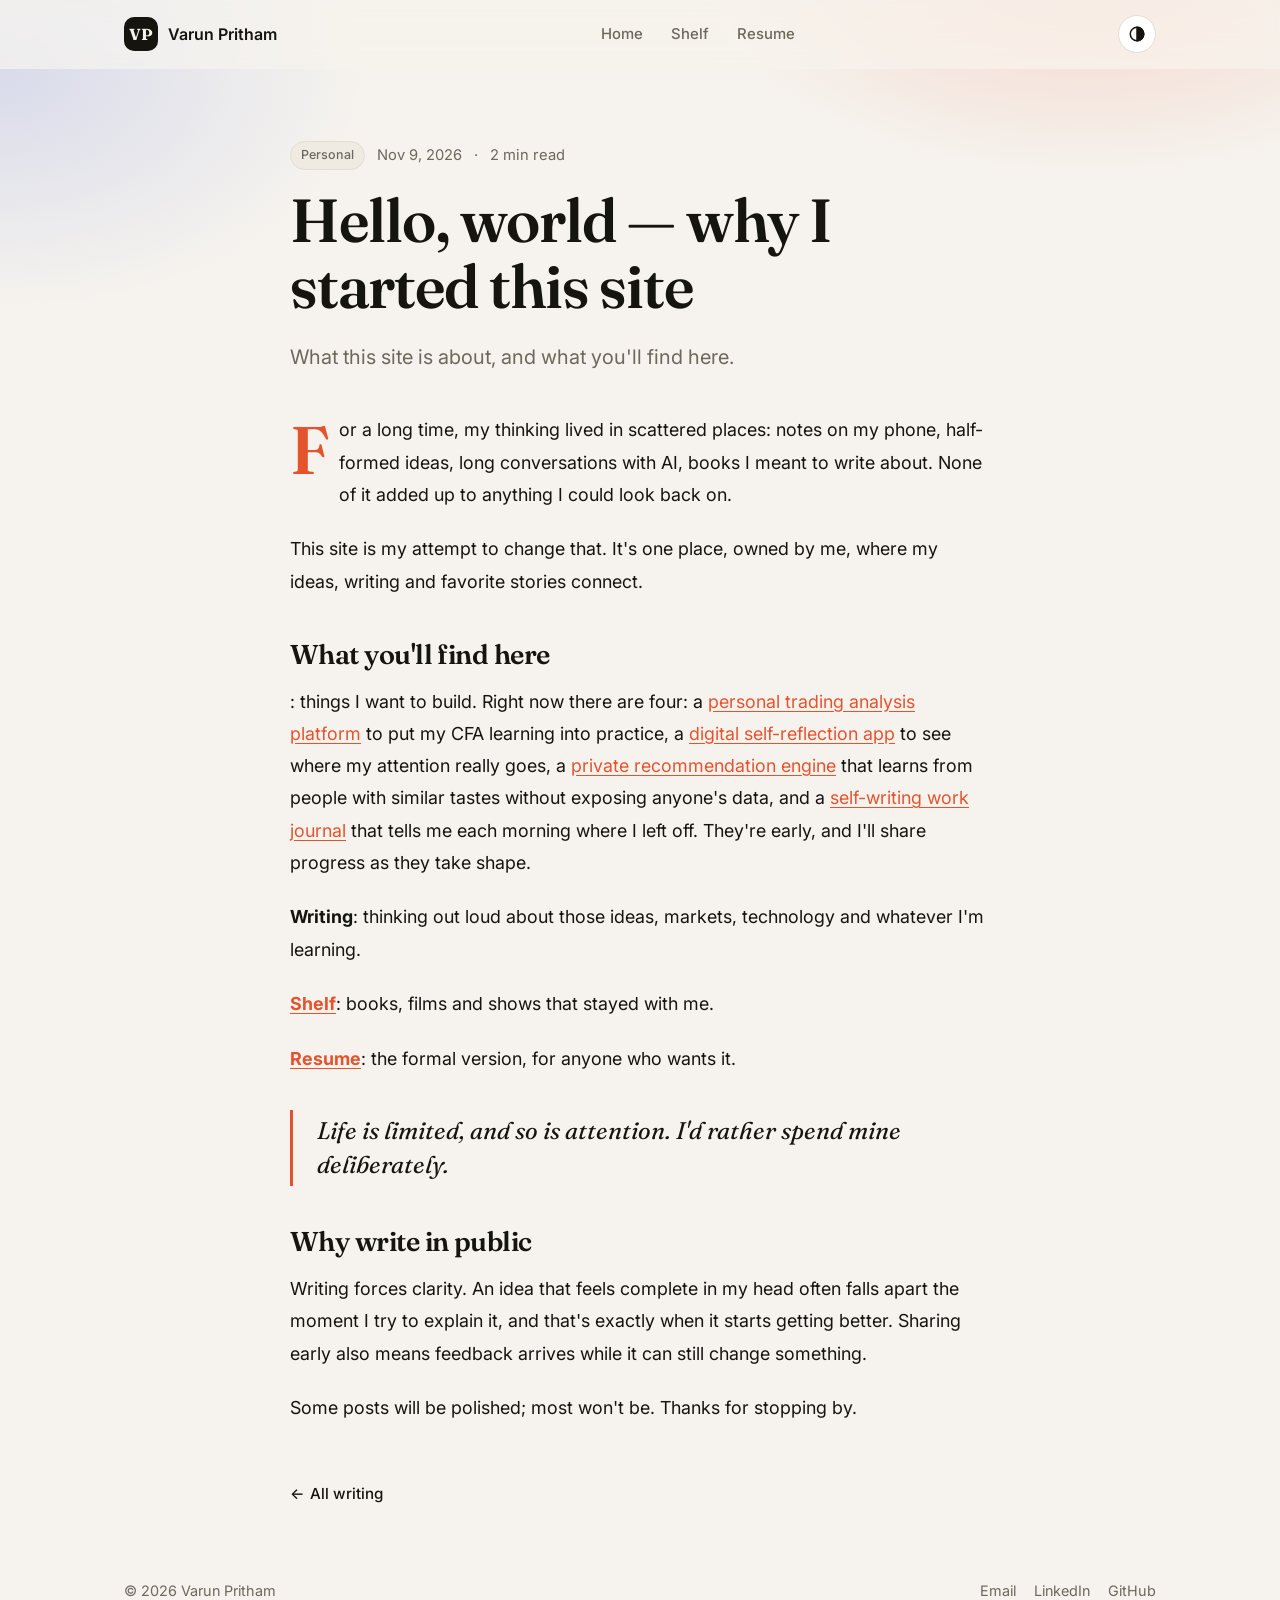
<file: blog/hello-world.html>
<!doctype html>
<html lang="en">
<head>
  <meta charset="utf-8">
  <meta name="robots" content="noindex">
  <meta name="viewport" content="width=device-width, initial-scale=1">
  <title>Hello, world · Varun Pritham</title>
  <script>document.documentElement.classList.add("js");try{var t=localStorage.getItem("theme");if(t)document.documentElement.setAttribute("data-theme",t)}catch(e){}</script>
  <link rel="preconnect" href="https://fonts.googleapis.com">
  <link rel="preconnect" href="https://fonts.gstatic.com" crossorigin>
  <link href="https://fonts.googleapis.com/css2?family=Fraunces:ital,opsz,wght@0,9..144,400;0,9..144,600;0,9..144,700;1,9..144,400&family=Inter:wght@400;500;600&display=swap" rel="stylesheet">
  <link rel="stylesheet" href="../style.css">
  <script src="../script.js" defer></script>
</head>
<body>
  <header class="site-header">
    <div class="wrap">
      <a class="logo" href="../index.html"><span class="logo-mark">VP</span><span class="logo-name">Varun Pritham</span></a>
      <nav class="nav" id="nav">
        <a href="../index.html">Home</a>
        <a href="../ideas.html" hidden>Ideas</a>
        <a href="../blog.html" hidden aria-current="page">Writing</a>
        <a href="../shelf.html">Shelf</a>
        <a href="../resume.html">Resume</a>
      </nav>
      <div class="header-actions">
        <button class="icon-btn" data-theme-toggle aria-label="Toggle dark mode"><svg viewBox="0 0 24 24" fill="none" stroke="currentColor" stroke-width="2"><circle cx="12" cy="12" r="9"/><path d="M12 3a9 9 0 0 1 0 18z" fill="currentColor"/></svg></button>
        <button class="icon-btn menu-btn" data-menu-toggle aria-label="Menu" aria-controls="nav" aria-expanded="false"><svg viewBox="0 0 24 24" fill="none" stroke="currentColor" stroke-width="2" stroke-linecap="round"><path d="M4 7h16M4 12h16M4 17h16"/></svg></button>
      </div>
    </div>
  </header>

  <main class="wrap">
    <article class="article">
      <div class="meta"><span class="tag">Personal</span><span>Nov 9, 2026</span><span>·</span><span>2 min read</span></div>
      <h1>Hello, world — why I started this site</h1>
      <p class="dek">What this site is about, and what you'll find here.</p>

      <!-- EDIT: write your post here. Each paragraph goes in <p>...</p>; subheadings in <h2>...</h2>. -->
      <div class="content">
        <p>For a long time, my thinking lived in scattered places: notes on my phone, half-formed ideas, long conversations with AI, books I meant to write about. None of it added up to anything I could look back on.</p>
        <p>This site is my attempt to change that. It's one place, owned by me, where my ideas, writing and favorite stories connect.</p>

        <h2>What you'll find here</h2>
        <p><strong><a href="../ideas.html" hidden>Ideas</a></strong>: things I want to build. Right now there are four: a <a href="../projects/trading-analysis-platform.html">personal trading analysis platform</a> to put my CFA learning into practice, a <a href="../projects/digital-self-reflection.html">digital self-reflection app</a> to see where my attention really goes, a <a href="../projects/private-recommendation-engine.html">private recommendation engine</a> that learns from people with similar tastes without exposing anyone's data, and a <a href="../projects/self-writing-work-journal.html">self-writing work journal</a> that tells me each morning where I left off. They're early, and I'll share progress as they take shape.</p>
        <p><strong>Writing</strong>: thinking out loud about those ideas, markets, technology and whatever I'm learning.</p>
        <p><strong><a href="../shelf.html">Shelf</a></strong>: books, films and shows that stayed with me.</p>
        <p><strong><a href="../resume.html">Resume</a></strong>: the formal version, for anyone who wants it.</p>

        <blockquote>Life is limited, and so is attention. I'd rather spend mine deliberately.</blockquote>

        <h2>Why write in public</h2>
        <p>Writing forces clarity. An idea that feels complete in my head often falls apart the moment I try to explain it, and that's exactly when it starts getting better. Sharing early also means feedback arrives while it can still change something.</p>
        <p>Some posts will be polished; most won't be. Thanks for stopping by.</p>
      </div>
    </article>

    <div class="article" style="padding-top:0">
      <a class="link-arrow" href="../blog.html"><span>←</span> All writing</a>
    </div>
  </main>

  <footer class="site-footer">
    <div class="wrap">
      <span>© 2026 Varun Pritham</span>
      <span><a href="mailto:kcs.varun@gmail.com">Email</a><a href="https://www.linkedin.com/in/varun-pritham">LinkedIn</a><a href="https://github.com/VarunPritham">GitHub</a></span>
    </div>
  </footer>
</body>
</html>
</file>
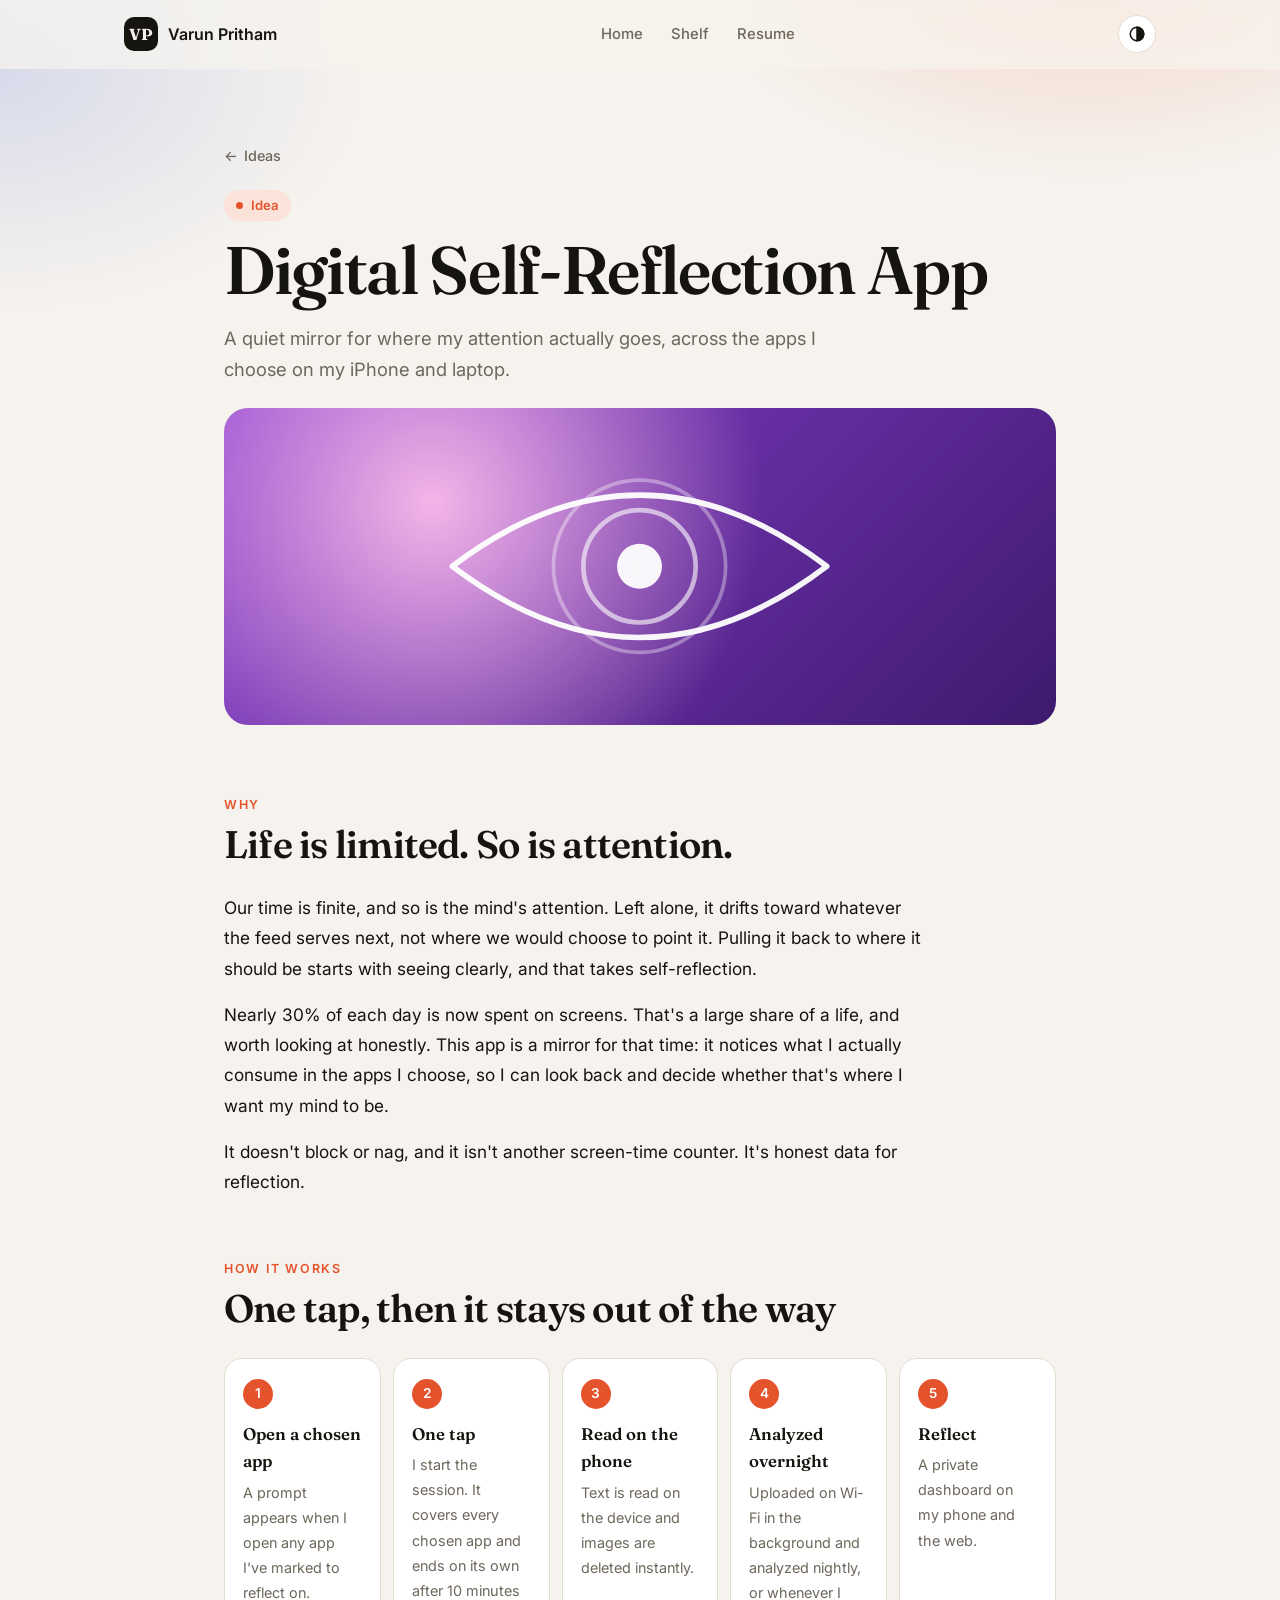
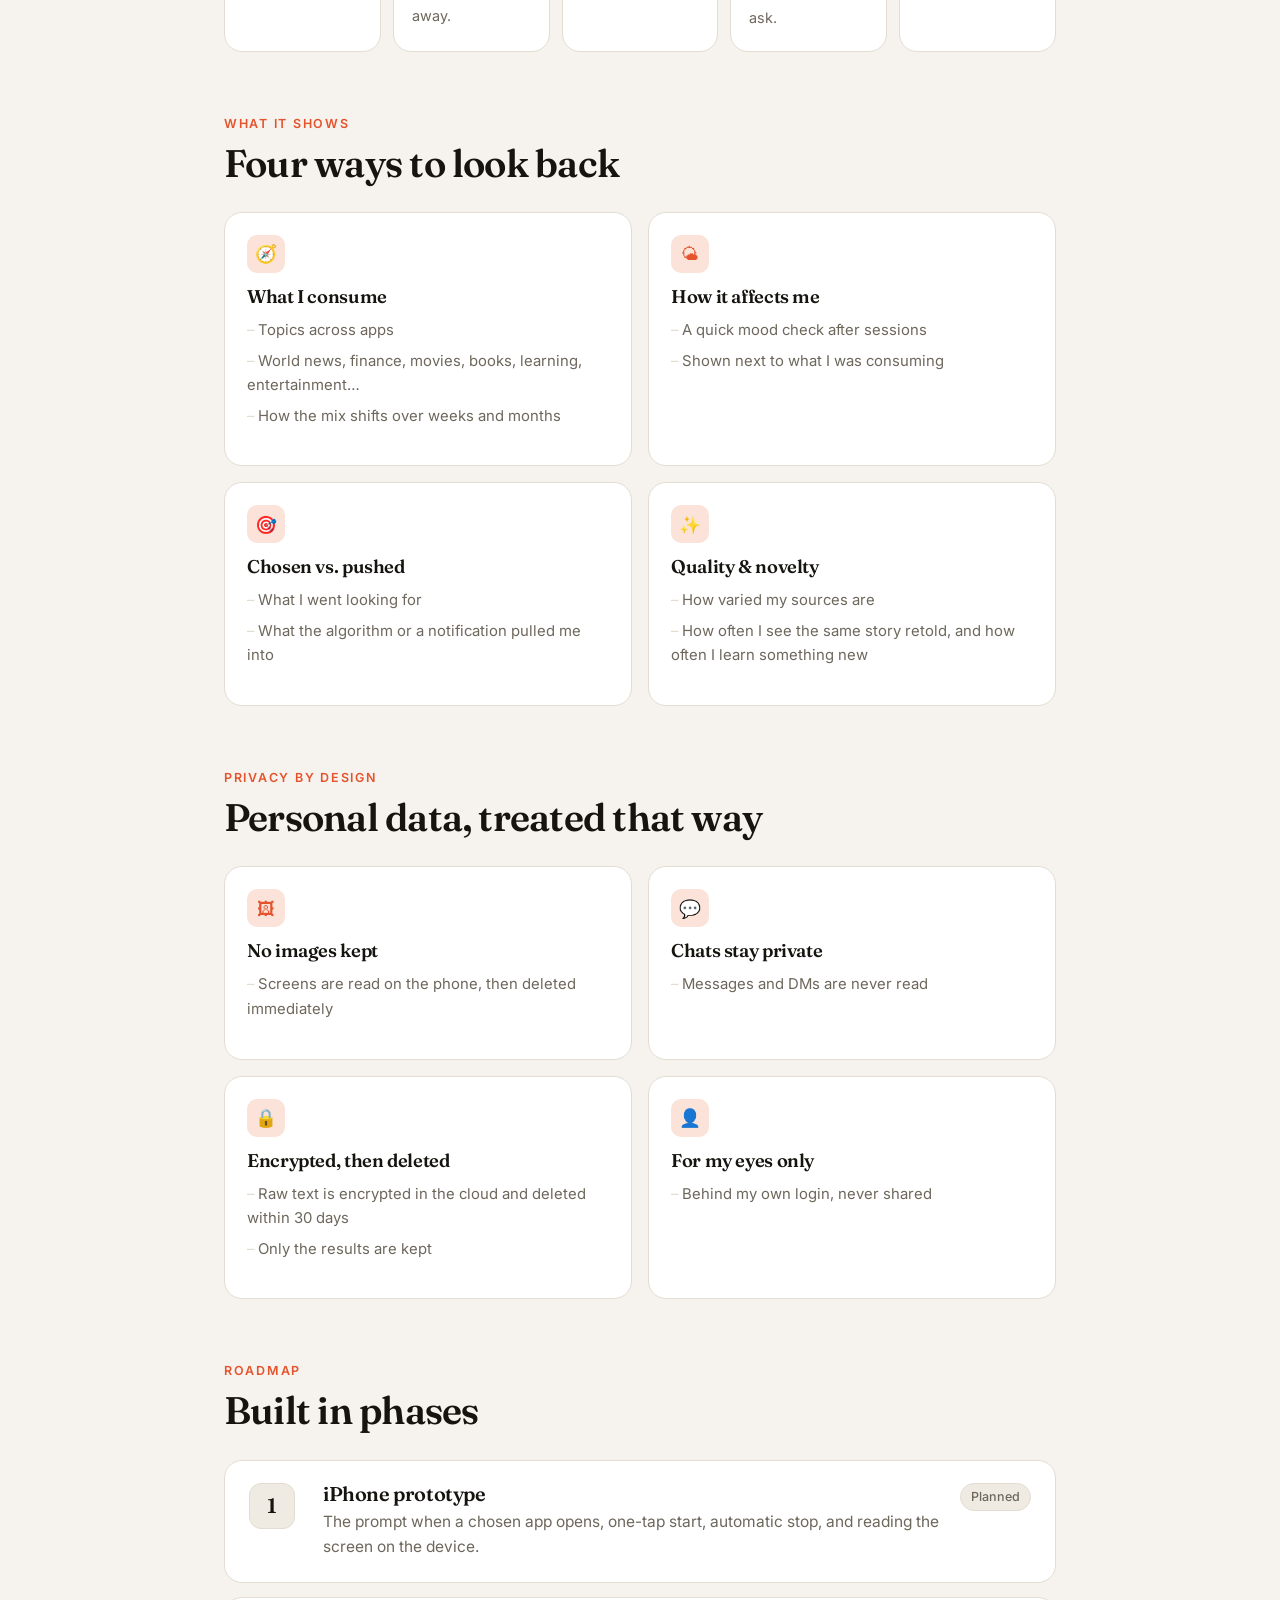
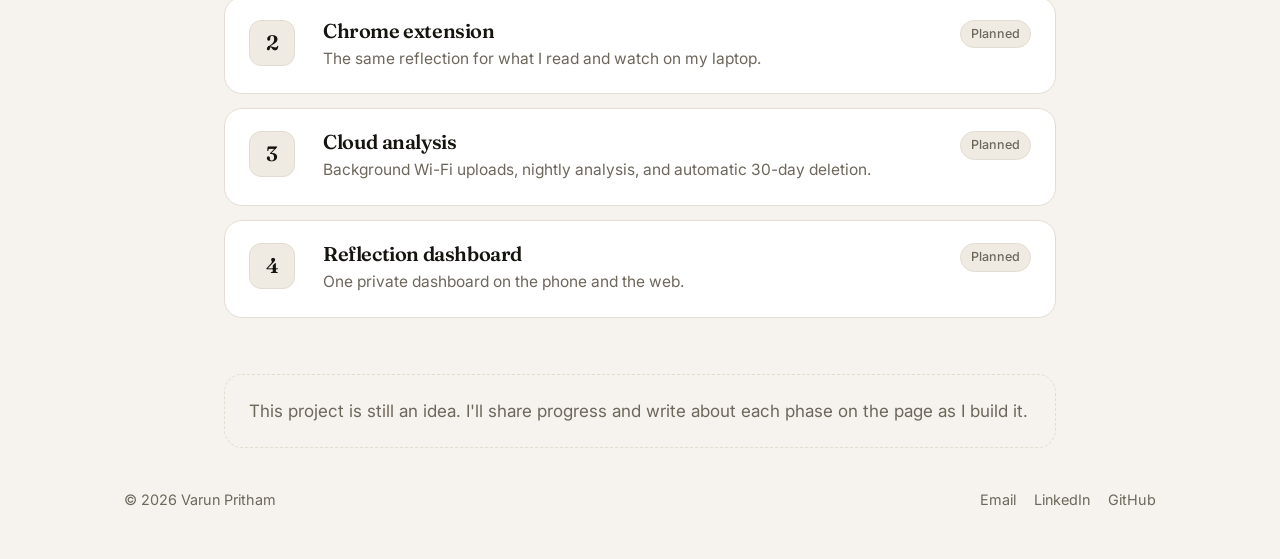
<file: projects/digital-self-reflection.html>
<!doctype html>
<html lang="en">
<head>
  <meta charset="utf-8">
  <meta name="robots" content="noindex">
  <meta name="viewport" content="width=device-width, initial-scale=1">
  <title>Digital Self-Reflection App · Varun Pritham</title>
  <meta name="description" content="A planned iPhone app and Chrome extension that quietly reflects back what I consume digitally — for self-reflection, not screen-time counting.">
  <script>document.documentElement.classList.add("js");try{var t=localStorage.getItem("theme");if(t)document.documentElement.setAttribute("data-theme",t)}catch(e){}</script>
  <link rel="preconnect" href="https://fonts.googleapis.com">
  <link rel="preconnect" href="https://fonts.gstatic.com" crossorigin>
  <link href="https://fonts.googleapis.com/css2?family=Fraunces:ital,opsz,wght@0,9..144,400;0,9..144,600;0,9..144,700;1,9..144,400&family=Inter:wght@400;500;600&display=swap" rel="stylesheet">
  <link rel="stylesheet" href="../style.css">
  <script src="../script.js" defer></script>
</head>
<body>
  <header class="site-header">
    <div class="wrap">
      <a class="logo" href="../index.html"><span class="logo-mark">VP</span><span class="logo-name">Varun Pritham</span></a>
      <nav class="nav" id="nav">
        <a href="../index.html">Home</a>
        <a href="../ideas.html" hidden aria-current="page">Ideas</a>
        <a href="../blog.html" hidden>Writing</a>
        <a href="../shelf.html">Shelf</a>
        <a href="../resume.html">Resume</a>
      </nav>
      <div class="header-actions">
        <button class="icon-btn" data-theme-toggle aria-label="Toggle dark mode"><svg viewBox="0 0 24 24" fill="none" stroke="currentColor" stroke-width="2"><circle cx="12" cy="12" r="9"/><path d="M12 3a9 9 0 0 1 0 18z" fill="currentColor"/></svg></button>
        <button class="icon-btn menu-btn" data-menu-toggle aria-label="Menu" aria-controls="nav" aria-expanded="false"><svg viewBox="0 0 24 24" fill="none" stroke="currentColor" stroke-width="2" stroke-linecap="round"><path d="M4 7h16M4 12h16M4 17h16"/></svg></button>
      </div>
    </div>
  </header>

  <main class="wrap project-page">
    <section class="page-head">
      <a class="link-arrow muted reveal" href="../ideas.html" style="font-size:.9rem"><span>←</span> Ideas</a>
      <div class="reveal" style="margin-top:20px"><span class="status">Idea</span></div>
      <h1 class="reveal">Digital Self-Reflection App</h1>
      <p class="reveal">A quiet mirror for where my attention actually goes, across the apps I choose on my iPhone and laptop.</p>
    </section>

    <div class="project-hero g5 reveal">
      <svg viewBox="0 0 320 120" fill="none" aria-hidden="true">
        <circle cx="160" cy="60" r="46" stroke="rgba(255,255,255,.35)" stroke-width="2"/>
        <circle cx="160" cy="60" r="30" stroke="rgba(255,255,255,.6)" stroke-width="2.5"/>
        <circle cx="160" cy="60" r="12" fill="rgba(255,255,255,.95)"/>
        <path d="M60 60 Q110 22 160 22 T260 60 Q210 98 160 98 T60 60 Z" stroke="rgba(255,255,255,.95)" stroke-width="3" stroke-linejoin="round"/>
      </svg>
    </div>

    <!-- ================= WHY ================= -->
    <section class="section">
      <div class="section-head reveal"><div><span class="eyebrow">Why</span><h2>Life is limited. So is attention.</h2></div></div>
      <div class="prose reveal">
        <p>Our time is finite, and so is the mind's attention. Left alone, it drifts toward whatever the feed serves next, not where we would choose to point it. Pulling it back to where it should be starts with seeing clearly, and that takes self-reflection.</p>
        <p>Nearly 30% of each day is now spent on screens. That's a large share of a life, and worth looking at honestly. This app is a mirror for that time: it notices what I actually consume in the apps I choose, so I can look back and decide whether that's where I want my mind to be.</p>
        <p>It doesn't block or nag, and it isn't another screen-time counter. It's honest data for reflection.</p>
      </div>
    </section>

    <!-- ================= HOW ================= -->
    <section class="section" style="padding-top:0">
      <div class="section-head reveal"><div><span class="eyebrow">How it works</span><h2>One tap, then it stays out of the way</h2></div></div>
      <div class="flow">
        <div class="flow-step reveal"><strong>Open a chosen app</strong><span>A prompt appears when I open any app I've marked to reflect on.</span></div>
        <div class="flow-step reveal"><strong>One tap</strong><span>I start the session. It covers every chosen app and ends on its own after 10 minutes away.</span></div>
        <div class="flow-step reveal"><strong>Read on the phone</strong><span>Text is read on the device and images are deleted instantly.</span></div>
        <div class="flow-step reveal"><strong>Analyzed overnight</strong><span>Uploaded on Wi-Fi in the background and analyzed nightly, or whenever I ask.</span></div>
        <div class="flow-step reveal"><strong>Reflect</strong><span>A private dashboard on my phone and the web.</span></div>
      </div>
    </section>

    <!-- ================= WHAT IT SHOWS ================= -->
    <section class="section" style="padding-top:0">
      <div class="section-head reveal"><div><span class="eyebrow">What it shows</span><h2>Four ways to look back</h2></div></div>
      <div class="data-grid cols-2">
        <div class="data-card reveal">
          <div class="icon">🧭</div>
          <h3>What I consume</h3>
          <ul><li>Topics across apps</li><li>World news, finance, movies, books, learning, entertainment…</li><li>How the mix shifts over weeks and months</li></ul>
        </div>
        <div class="data-card reveal">
          <div class="icon">🌤</div>
          <h3>How it affects me</h3>
          <ul><li>A quick mood check after sessions</li><li>Shown next to what I was consuming</li></ul>
        </div>
        <div class="data-card reveal">
          <div class="icon">🎯</div>
          <h3>Chosen vs. pushed</h3>
          <ul><li>What I went looking for</li><li>What the algorithm or a notification pulled me into</li></ul>
        </div>
        <div class="data-card reveal">
          <div class="icon">✨</div>
          <h3>Quality &amp; novelty</h3>
          <ul><li>How varied my sources are</li><li>How often I see the same story retold, and how often I learn something new</li></ul>
        </div>
      </div>
    </section>

    <!-- ================= PRIVACY ================= -->
    <section class="section" style="padding-top:0">
      <div class="section-head reveal"><div><span class="eyebrow">Privacy by design</span><h2>Personal data, treated that way</h2></div></div>
      <div class="data-grid cols-2">
        <div class="data-card reveal"><div class="icon">🖼</div><h3>No images kept</h3><ul><li>Screens are read on the phone, then deleted immediately</li></ul></div>
        <div class="data-card reveal"><div class="icon">💬</div><h3>Chats stay private</h3><ul><li>Messages and DMs are never read</li></ul></div>
        <div class="data-card reveal"><div class="icon">🔒</div><h3>Encrypted, then deleted</h3><ul><li>Raw text is encrypted in the cloud and deleted within 30 days</li><li>Only the results are kept</li></ul></div>
        <div class="data-card reveal"><div class="icon">👤</div><h3>For my eyes only</h3><ul><li>Behind my own login, never shared</li></ul></div>
      </div>
    </section>

    <!-- ================= ROADMAP ================= -->
    <section class="section" style="padding-top:0">
      <div class="section-head reveal"><div><span class="eyebrow">Roadmap</span><h2>Built in phases</h2></div></div>
      <!-- EDIT: change a phase's tag to "In progress" or "Done" as you go -->
      <div class="phases">
        <div class="phase reveal">
          <div><h3>iPhone prototype</h3><p>The prompt when a chosen app opens, one-tap start, automatic stop, and reading the screen on the device.</p></div>
          <span class="tag">Planned</span>
        </div>
        <div class="phase reveal">
          <div><h3>Chrome extension</h3><p>The same reflection for what I read and watch on my laptop.</p></div>
          <span class="tag">Planned</span>
        </div>
        <div class="phase reveal">
          <div><h3>Cloud analysis</h3><p>Background Wi-Fi uploads, nightly analysis, and automatic 30-day deletion.</p></div>
          <span class="tag">Planned</span>
        </div>
        <div class="phase reveal">
          <div><h3>Reflection dashboard</h3><p>One private dashboard on the phone and the web.</p></div>
          <span class="tag">Planned</span>
        </div>
      </div>
    </section>

    <div class="note-box reveal">
      This project is still an idea. I'll share progress and write about each phase on the <a href="../blog.html" hidden>Writing</a> page as I build it.
    </div>
  </main>

  <footer class="site-footer">
    <div class="wrap">
      <span>© 2026 Varun Pritham</span>
      <span><a href="mailto:kcs.varun@gmail.com">Email</a><a href="https://www.linkedin.com/in/varun-pritham">LinkedIn</a><a href="https://github.com/VarunPritham">GitHub</a></span>
    </div>
  </footer>
</body>
</html>
</file>
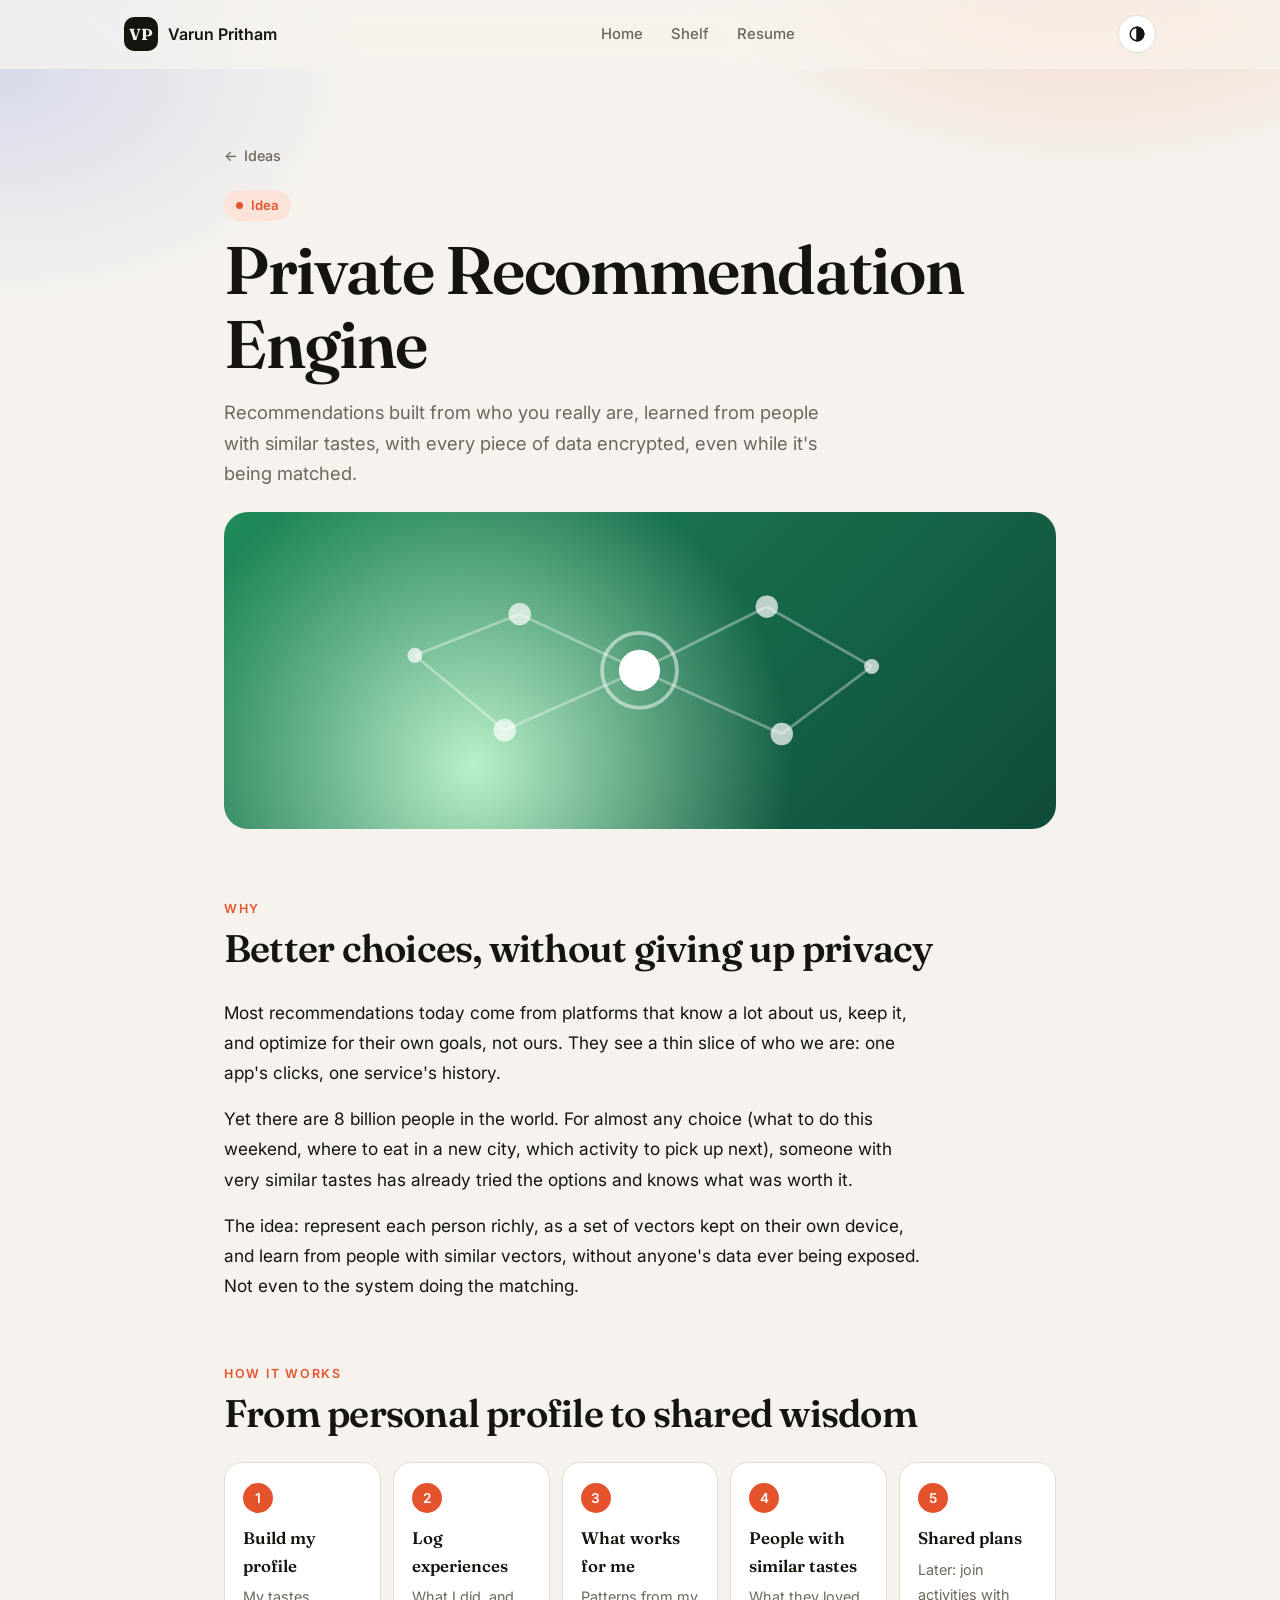
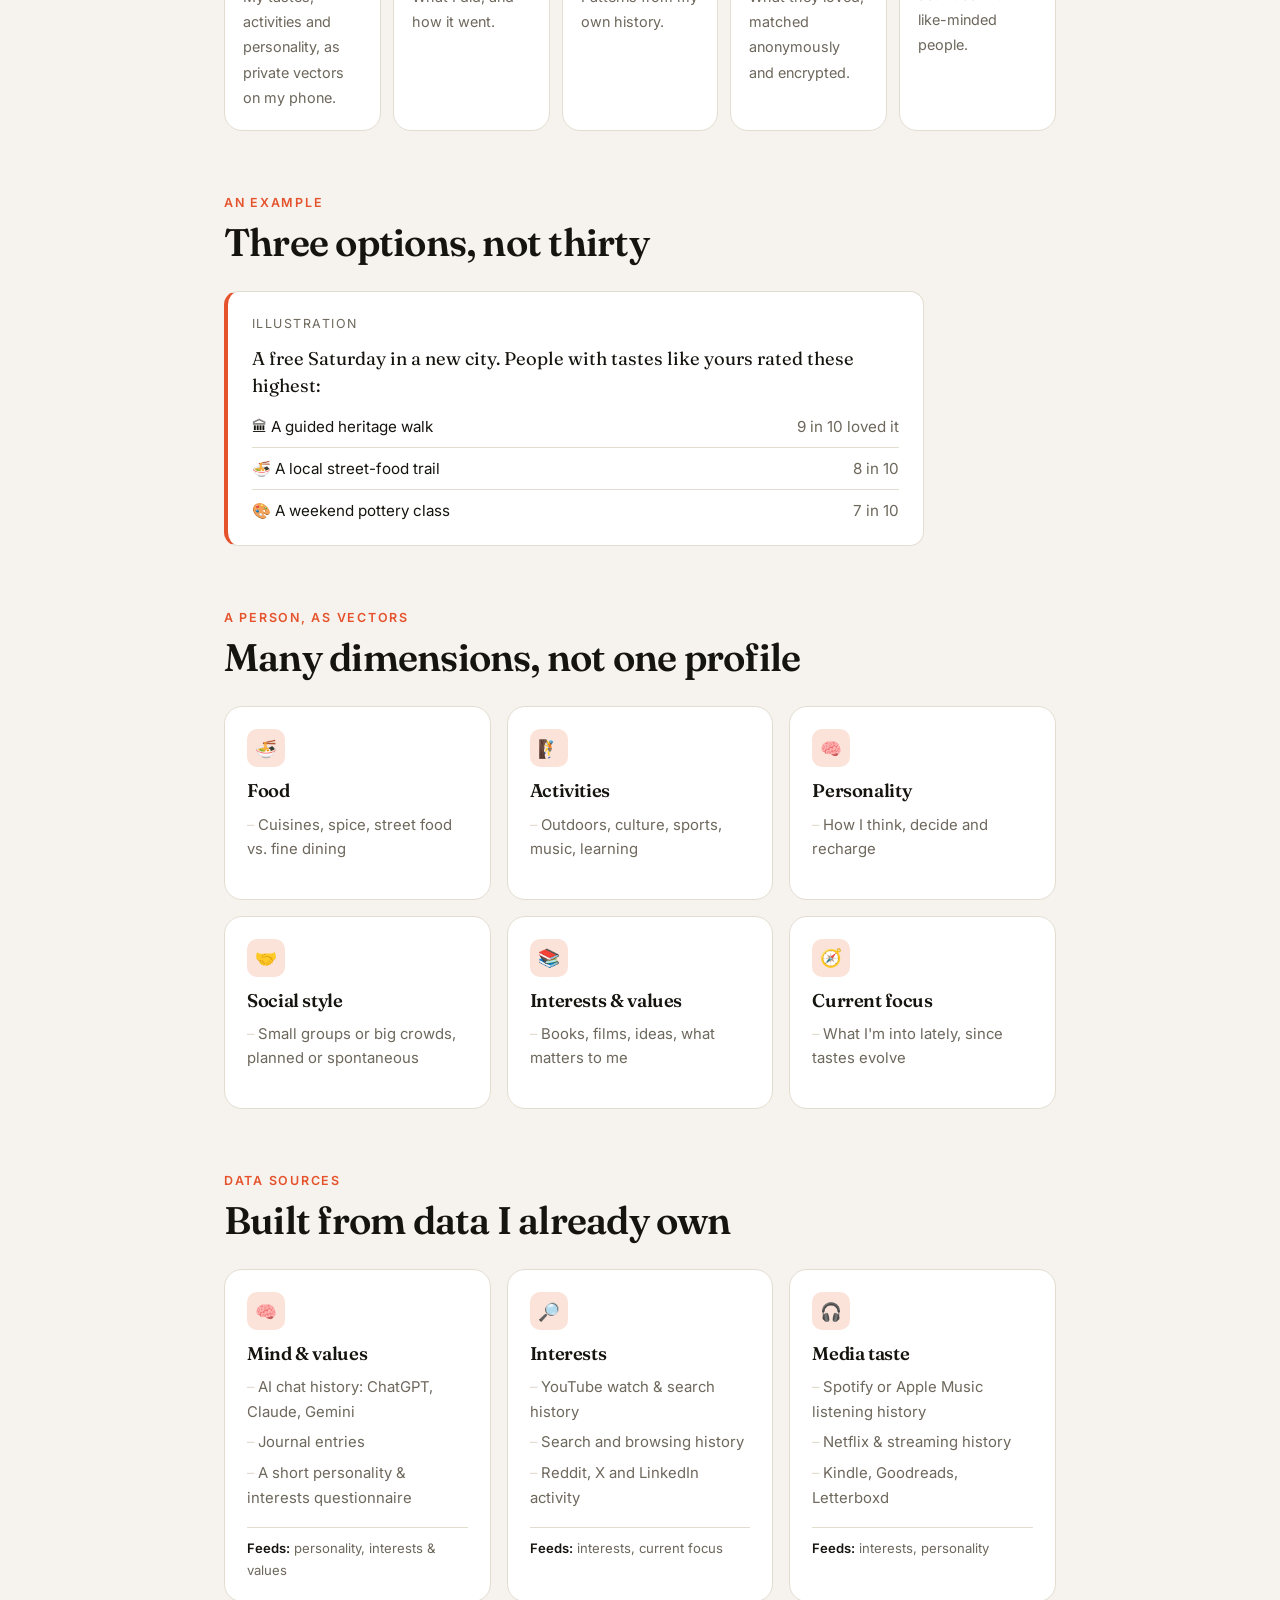
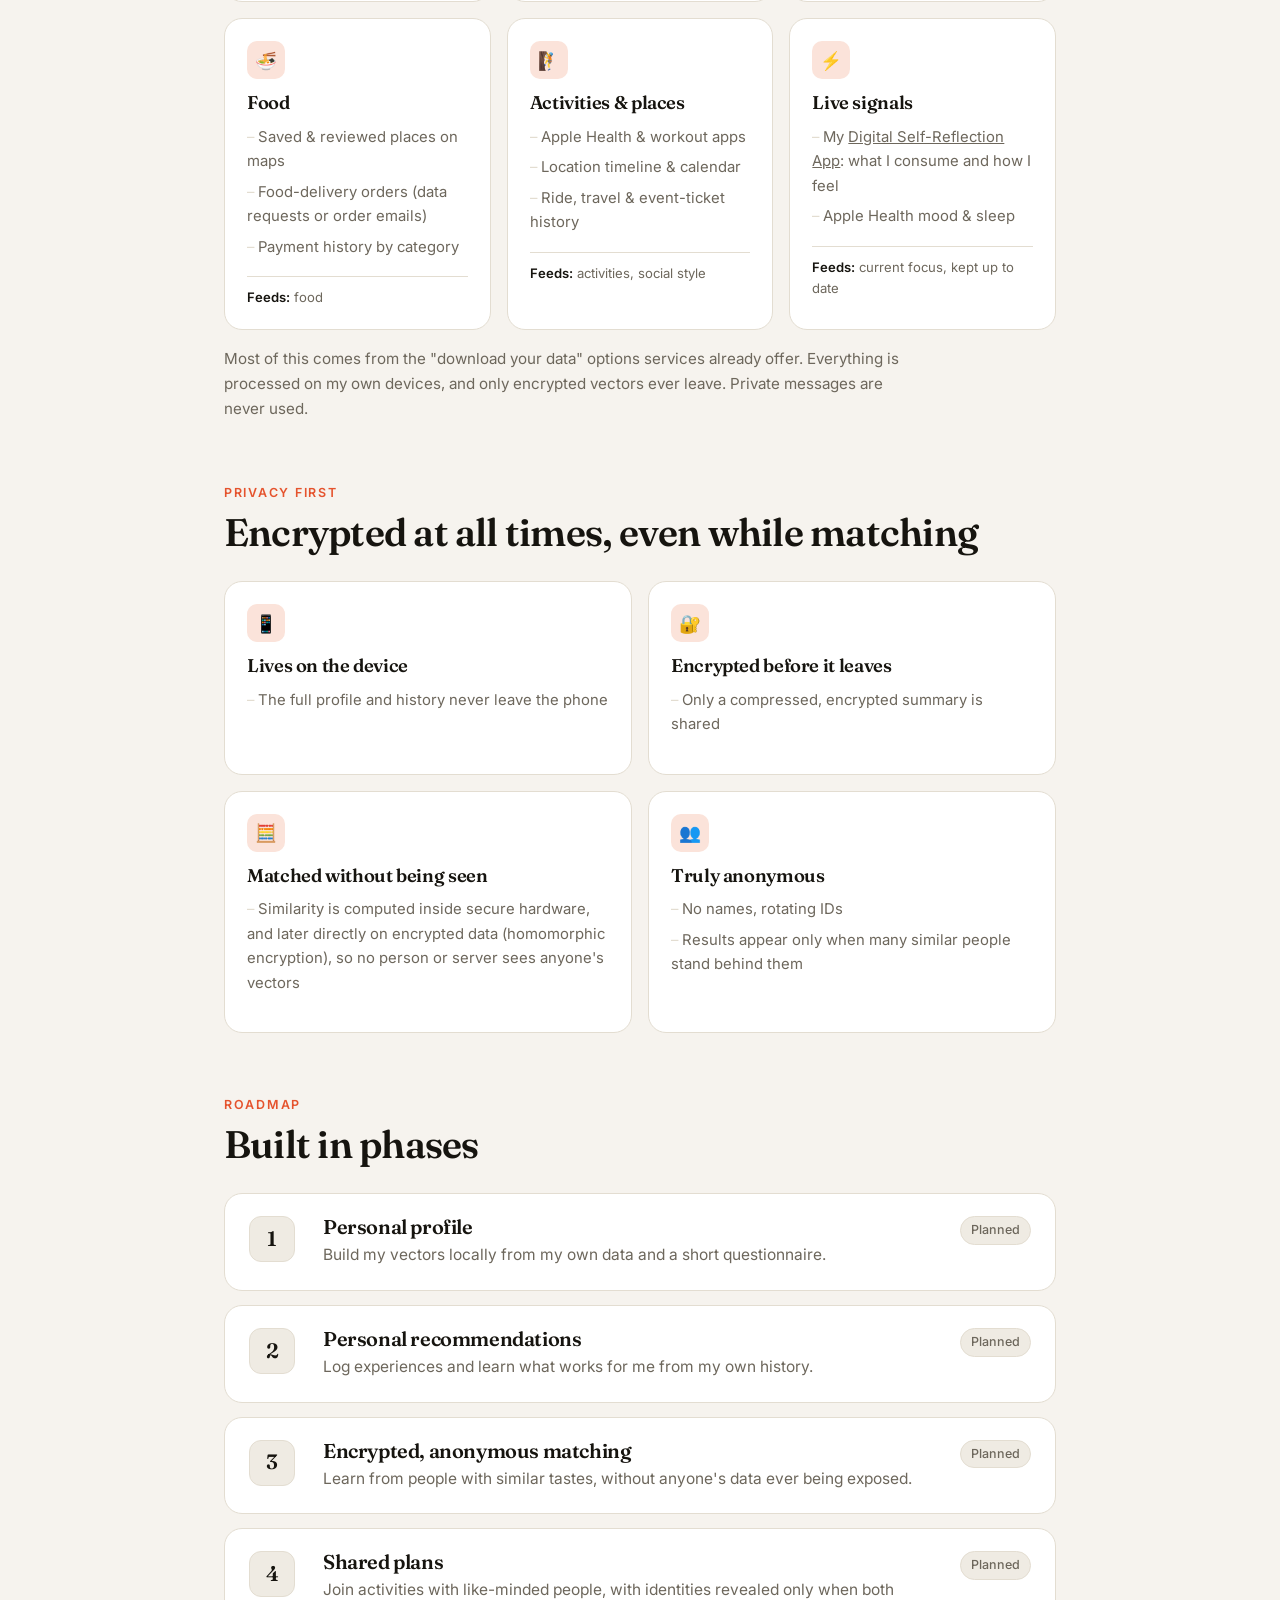
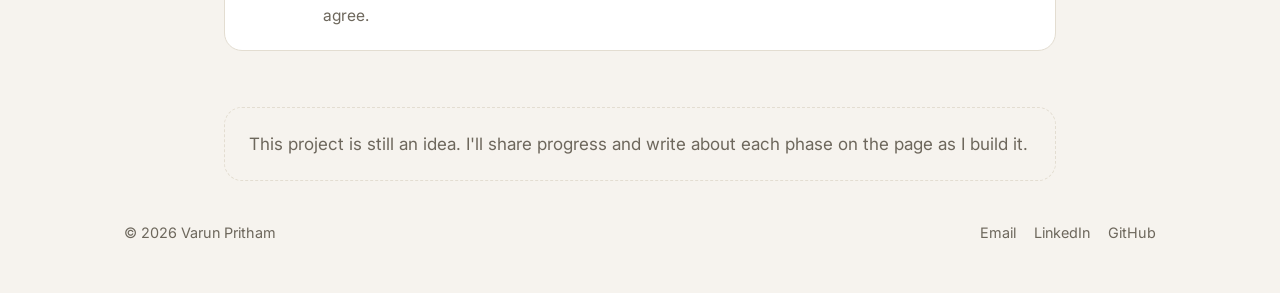
<file: projects/private-recommendation-engine.html>
<!doctype html>
<html lang="en">
<head>
  <meta charset="utf-8">
  <meta name="robots" content="noindex">
  <meta name="viewport" content="width=device-width, initial-scale=1">
  <title>Private Recommendation Engine · Varun Pritham</title>
  <meta name="description" content="A planned recommendation engine that represents each person as private, encrypted vectors and learns from people with similar tastes, without anyone's data ever being exposed.">
  <script>document.documentElement.classList.add("js");try{var t=localStorage.getItem("theme");if(t)document.documentElement.setAttribute("data-theme",t)}catch(e){}</script>
  <link rel="preconnect" href="https://fonts.googleapis.com">
  <link rel="preconnect" href="https://fonts.gstatic.com" crossorigin>
  <link href="https://fonts.googleapis.com/css2?family=Fraunces:ital,opsz,wght@0,9..144,400;0,9..144,600;0,9..144,700;1,9..144,400&family=Inter:wght@400;500;600&display=swap" rel="stylesheet">
  <link rel="stylesheet" href="../style.css">
  <script src="../script.js" defer></script>
</head>
<body>
  <header class="site-header">
    <div class="wrap">
      <a class="logo" href="../index.html"><span class="logo-mark">VP</span><span class="logo-name">Varun Pritham</span></a>
      <nav class="nav" id="nav">
        <a href="../index.html">Home</a>
        <a href="../ideas.html" hidden aria-current="page">Ideas</a>
        <a href="../blog.html" hidden>Writing</a>
        <a href="../shelf.html">Shelf</a>
        <a href="../resume.html">Resume</a>
      </nav>
      <div class="header-actions">
        <button class="icon-btn" data-theme-toggle aria-label="Toggle dark mode"><svg viewBox="0 0 24 24" fill="none" stroke="currentColor" stroke-width="2"><circle cx="12" cy="12" r="9"/><path d="M12 3a9 9 0 0 1 0 18z" fill="currentColor"/></svg></button>
        <button class="icon-btn menu-btn" data-menu-toggle aria-label="Menu" aria-controls="nav" aria-expanded="false"><svg viewBox="0 0 24 24" fill="none" stroke="currentColor" stroke-width="2" stroke-linecap="round"><path d="M4 7h16M4 12h16M4 17h16"/></svg></button>
      </div>
    </div>
  </header>

  <main class="wrap project-page">
    <section class="page-head">
      <a class="link-arrow muted reveal" href="../ideas.html" style="font-size:.9rem"><span>←</span> Ideas</a>
      <div class="reveal" style="margin-top:20px"><span class="status">Idea</span></div>
      <h1 class="reveal">Private Recommendation Engine</h1>
      <p class="reveal">Recommendations built from who you really are, learned from people with similar tastes, with every piece of data encrypted, even while it's being matched.</p>
    </section>

    <div class="project-hero g3 reveal">
      <svg viewBox="0 0 320 120" fill="none" aria-hidden="true">
        <g stroke="rgba(255,255,255,.35)" stroke-width="1.5">
          <line x1="160" y1="60" x2="96" y2="30"/><line x1="160" y1="60" x2="228" y2="26"/>
          <line x1="160" y1="60" x2="88" y2="92"/><line x1="160" y1="60" x2="236" y2="94"/>
          <line x1="96" y1="30" x2="40" y2="52"/><line x1="228" y1="26" x2="284" y2="58"/>
          <line x1="236" y1="94" x2="284" y2="58"/><line x1="88" y1="92" x2="40" y2="52"/>
        </g>
        <g fill="rgba(255,255,255,.7)">
          <circle cx="96" cy="30" r="6"/><circle cx="228" cy="26" r="6"/><circle cx="88" cy="92" r="6"/>
          <circle cx="236" cy="94" r="6"/><circle cx="40" cy="52" r="4"/><circle cx="284" cy="58" r="4"/>
        </g>
        <circle cx="160" cy="60" r="20" stroke="rgba(255,255,255,.5)" stroke-width="2"/>
        <circle cx="160" cy="60" r="11" fill="#fff"/>
      </svg>
    </div>

    <!-- ================= WHY ================= -->
    <section class="section">
      <div class="section-head reveal"><div><span class="eyebrow">Why</span><h2>Better choices, without giving up privacy</h2></div></div>
      <div class="prose reveal">
        <p>Most recommendations today come from platforms that know a lot about us, keep it, and optimize for their own goals, not ours. They see a thin slice of who we are: one app's clicks, one service's history.</p>
        <p>Yet there are 8 billion people in the world. For almost any choice (what to do this weekend, where to eat in a new city, which activity to pick up next), someone with very similar tastes has already tried the options and knows what was worth it.</p>
        <p>The idea: represent each person richly, as a set of vectors kept on their own device, and learn from people with similar vectors, without anyone's data ever being exposed. Not even to the system doing the matching.</p>
      </div>
    </section>

    <!-- ================= HOW ================= -->
    <section class="section" style="padding-top:0">
      <div class="section-head reveal"><div><span class="eyebrow">How it works</span><h2>From personal profile to shared wisdom</h2></div></div>
      <div class="flow">
        <div class="flow-step reveal"><strong>Build my profile</strong><span>My tastes, activities and personality, as private vectors on my phone.</span></div>
        <div class="flow-step reveal"><strong>Log experiences</strong><span>What I did, and how it went.</span></div>
        <div class="flow-step reveal"><strong>What works for me</strong><span>Patterns from my own history.</span></div>
        <div class="flow-step reveal"><strong>People with similar tastes</strong><span>What they loved, matched anonymously and encrypted.</span></div>
        <div class="flow-step reveal"><strong>Shared plans</strong><span>Later: join activities with like-minded people.</span></div>
      </div>
    </section>

    <!-- ================= EXAMPLE ================= -->
    <section class="section" style="padding-top:0">
      <div class="section-head reveal"><div><span class="eyebrow">An example</span><h2>Three options, not thirty</h2></div></div>
      <div class="callout reveal">
        <div class="label">Illustration</div>
        <p>A free Saturday in a new city. People with tastes like yours rated these highest:</p>
        <ul>
          <li><span>🏛 A guided heritage walk</span><span>9 in 10 loved it</span></li>
          <li><span>🍜 A local street-food trail</span><span>8 in 10</span></li>
          <li><span>🎨 A weekend pottery class</span><span>7 in 10</span></li>
        </ul>
      </div>
    </section>

    <!-- ================= VECTORS ================= -->
    <section class="section" style="padding-top:0">
      <div class="section-head reveal"><div><span class="eyebrow">A person, as vectors</span><h2>Many dimensions, not one profile</h2></div></div>
      <div class="data-grid cols-3">
        <div class="data-card reveal"><div class="icon">🍜</div><h3>Food</h3><ul><li>Cuisines, spice, street food vs. fine dining</li></ul></div>
        <div class="data-card reveal"><div class="icon">🧗</div><h3>Activities</h3><ul><li>Outdoors, culture, sports, music, learning</li></ul></div>
        <div class="data-card reveal"><div class="icon">🧠</div><h3>Personality</h3><ul><li>How I think, decide and recharge</li></ul></div>
        <div class="data-card reveal"><div class="icon">🤝</div><h3>Social style</h3><ul><li>Small groups or big crowds, planned or spontaneous</li></ul></div>
        <div class="data-card reveal"><div class="icon">📚</div><h3>Interests &amp; values</h3><ul><li>Books, films, ideas, what matters to me</li></ul></div>
        <div class="data-card reveal"><div class="icon">🧭</div><h3>Current focus</h3><ul><li>What I'm into lately, since tastes evolve</li></ul></div>
      </div>
    </section>

    <!-- ================= DATA SOURCES ================= -->
    <section class="section" style="padding-top:0">
      <div class="section-head reveal"><div><span class="eyebrow">Data sources</span><h2>Built from data I already own</h2></div></div>
      <div class="data-grid cols-3">
        <div class="data-card reveal">
          <div class="icon">🧠</div><h3>Mind &amp; values</h3>
          <ul><li>AI chat history: ChatGPT, Claude, Gemini</li><li>Journal entries</li><li>A short personality &amp; interests questionnaire</li></ul>
          <div class="src"><strong>Feeds:</strong> personality, interests &amp; values</div>
        </div>
        <div class="data-card reveal">
          <div class="icon">🔎</div><h3>Interests</h3>
          <ul><li>YouTube watch &amp; search history</li><li>Search and browsing history</li><li>Reddit, X and LinkedIn activity</li></ul>
          <div class="src"><strong>Feeds:</strong> interests, current focus</div>
        </div>
        <div class="data-card reveal">
          <div class="icon">🎧</div><h3>Media taste</h3>
          <ul><li>Spotify or Apple Music listening history</li><li>Netflix &amp; streaming history</li><li>Kindle, Goodreads, Letterboxd</li></ul>
          <div class="src"><strong>Feeds:</strong> interests, personality</div>
        </div>
        <div class="data-card reveal">
          <div class="icon">🍜</div><h3>Food</h3>
          <ul><li>Saved &amp; reviewed places on maps</li><li>Food-delivery orders (data requests or order emails)</li><li>Payment history by category</li></ul>
          <div class="src"><strong>Feeds:</strong> food</div>
        </div>
        <div class="data-card reveal">
          <div class="icon">🧗</div><h3>Activities &amp; places</h3>
          <ul><li>Apple Health &amp; workout apps</li><li>Location timeline &amp; calendar</li><li>Ride, travel &amp; event-ticket history</li></ul>
          <div class="src"><strong>Feeds:</strong> activities, social style</div>
        </div>
        <div class="data-card reveal">
          <div class="icon">⚡</div><h3>Live signals</h3>
          <ul><li>My <a href="digital-self-reflection.html">Digital Self-Reflection App</a>: what I consume and how I feel</li><li>Apple Health mood &amp; sleep</li></ul>
          <div class="src"><strong>Feeds:</strong> current focus, kept up to date</div>
        </div>
      </div>
      <p class="muted reveal" style="margin-top:16px;max-width:700px;font-size:.95rem">Most of this comes from the "download your data" options services already offer. Everything is processed on my own devices, and only encrypted vectors ever leave. Private messages are never used.</p>
    </section>

    <!-- ================= PRIVACY ================= -->
    <section class="section" style="padding-top:0">
      <div class="section-head reveal"><div><span class="eyebrow">Privacy first</span><h2>Encrypted at all times, even while matching</h2></div></div>
      <div class="data-grid cols-2">
        <div class="data-card reveal"><div class="icon">📱</div><h3>Lives on the device</h3><ul><li>The full profile and history never leave the phone</li></ul></div>
        <div class="data-card reveal"><div class="icon">🔐</div><h3>Encrypted before it leaves</h3><ul><li>Only a compressed, encrypted summary is shared</li></ul></div>
        <div class="data-card reveal"><div class="icon">🧮</div><h3>Matched without being seen</h3><ul><li>Similarity is computed inside secure hardware, and later directly on encrypted data (homomorphic encryption), so no person or server sees anyone's vectors</li></ul></div>
        <div class="data-card reveal"><div class="icon">👥</div><h3>Truly anonymous</h3><ul><li>No names, rotating IDs</li><li>Results appear only when many similar people stand behind them</li></ul></div>
      </div>
    </section>

    <!-- ================= ROADMAP ================= -->
    <section class="section" style="padding-top:0">
      <div class="section-head reveal"><div><span class="eyebrow">Roadmap</span><h2>Built in phases</h2></div></div>
      <!-- EDIT: change a phase's tag to "In progress" or "Done" as you go -->
      <div class="phases">
        <div class="phase reveal">
          <div><h3>Personal profile</h3><p>Build my vectors locally from my own data and a short questionnaire.</p></div>
          <span class="tag">Planned</span>
        </div>
        <div class="phase reveal">
          <div><h3>Personal recommendations</h3><p>Log experiences and learn what works for me from my own history.</p></div>
          <span class="tag">Planned</span>
        </div>
        <div class="phase reveal">
          <div><h3>Encrypted, anonymous matching</h3><p>Learn from people with similar tastes, without anyone's data ever being exposed.</p></div>
          <span class="tag">Planned</span>
        </div>
        <div class="phase reveal">
          <div><h3>Shared plans</h3><p>Join activities with like-minded people, with identities revealed only when both agree.</p></div>
          <span class="tag">Planned</span>
        </div>
      </div>
    </section>

    <div class="note-box reveal">
      This project is still an idea. I'll share progress and write about each phase on the <a href="../blog.html" hidden>Writing</a> page as I build it.
    </div>
  </main>

  <footer class="site-footer">
    <div class="wrap">
      <span>© 2026 Varun Pritham</span>
      <span><a href="mailto:kcs.varun@gmail.com">Email</a><a href="https://www.linkedin.com/in/varun-pritham">LinkedIn</a><a href="https://github.com/VarunPritham">GitHub</a></span>
    </div>
  </footer>
</body>
</html>
</file>
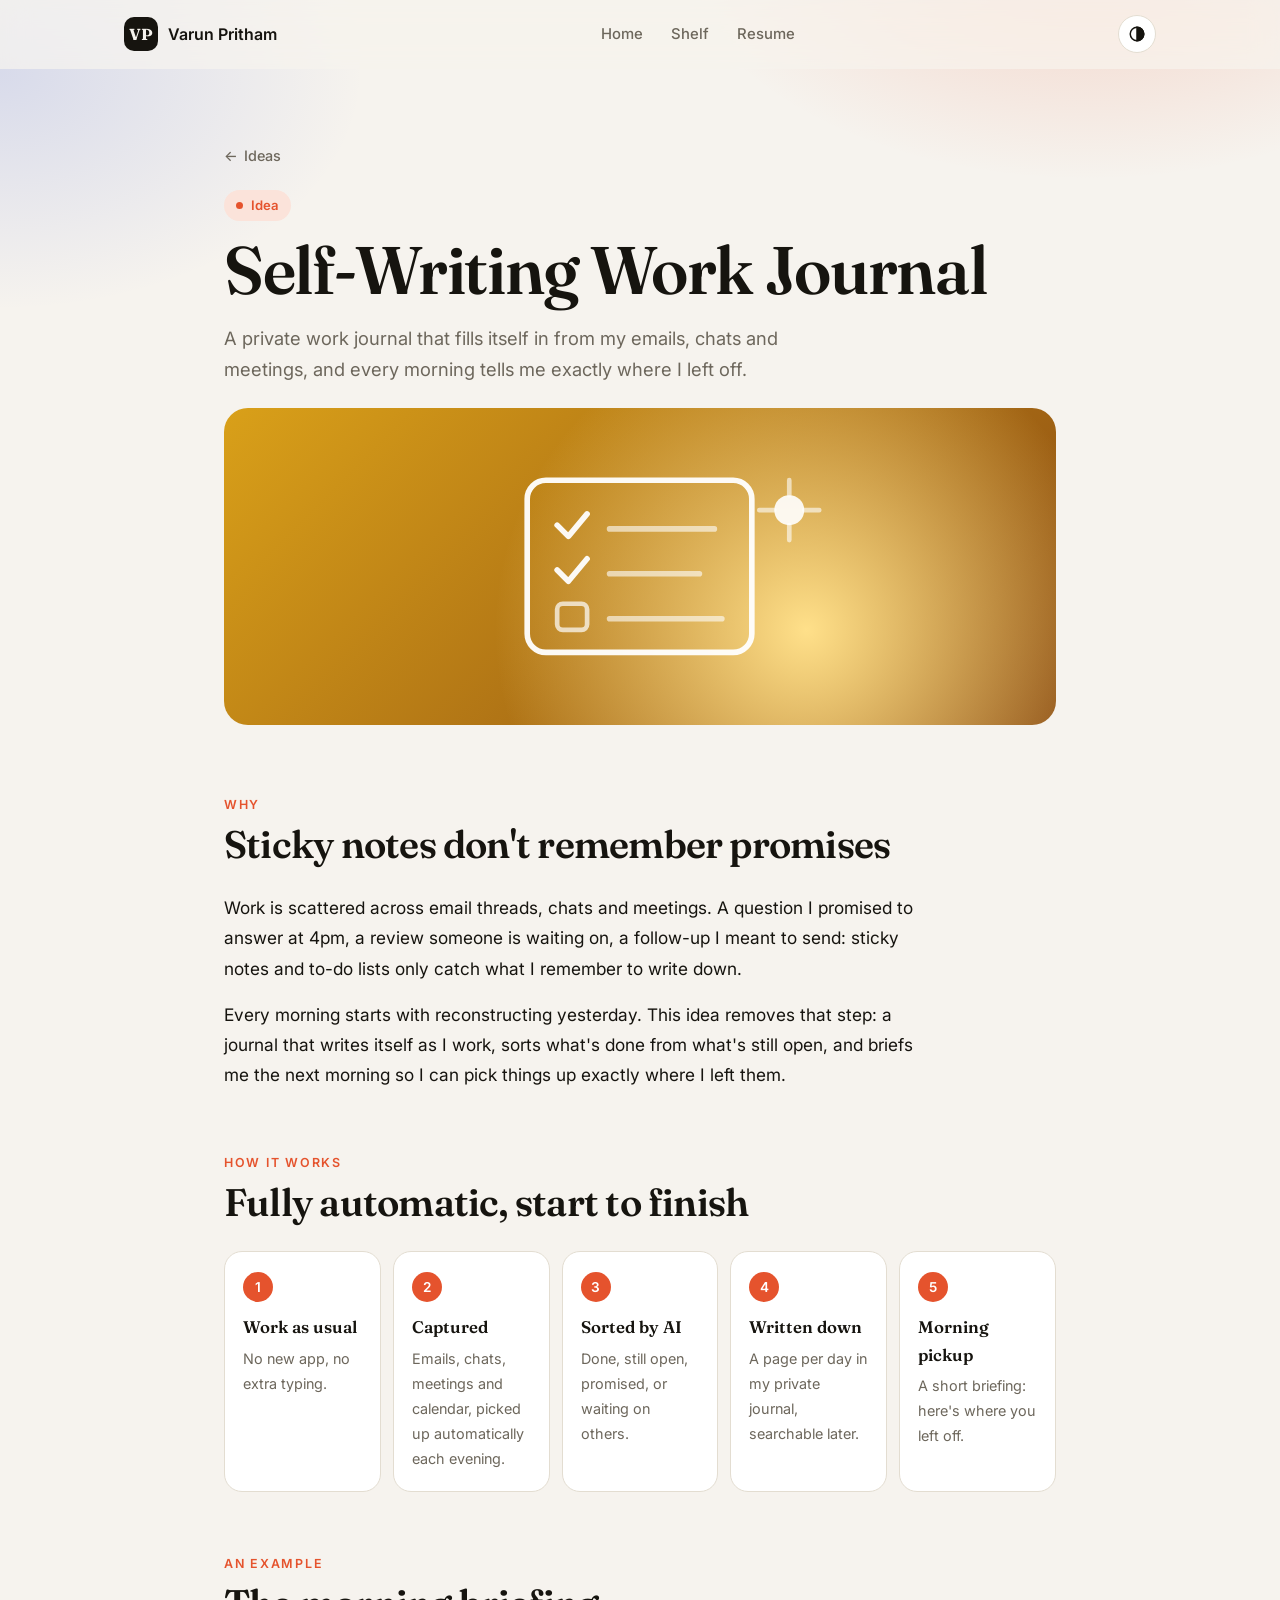
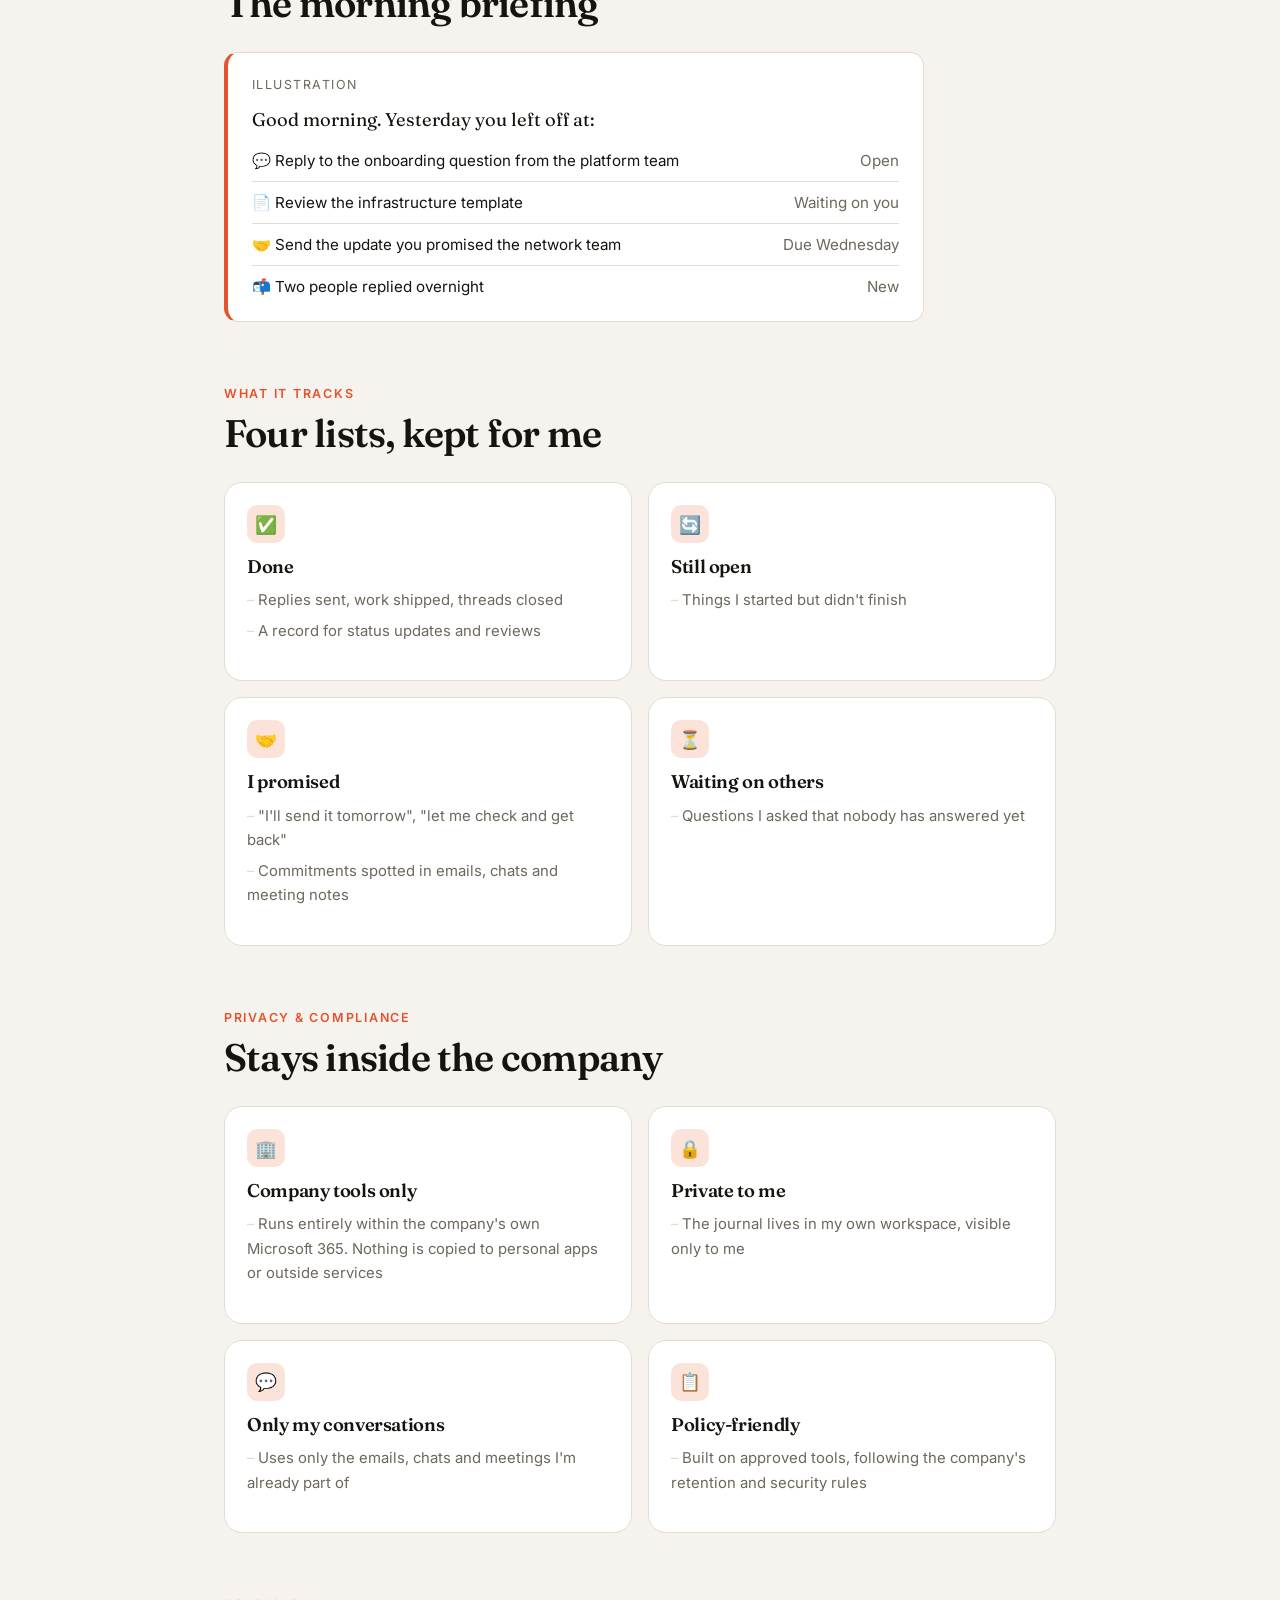
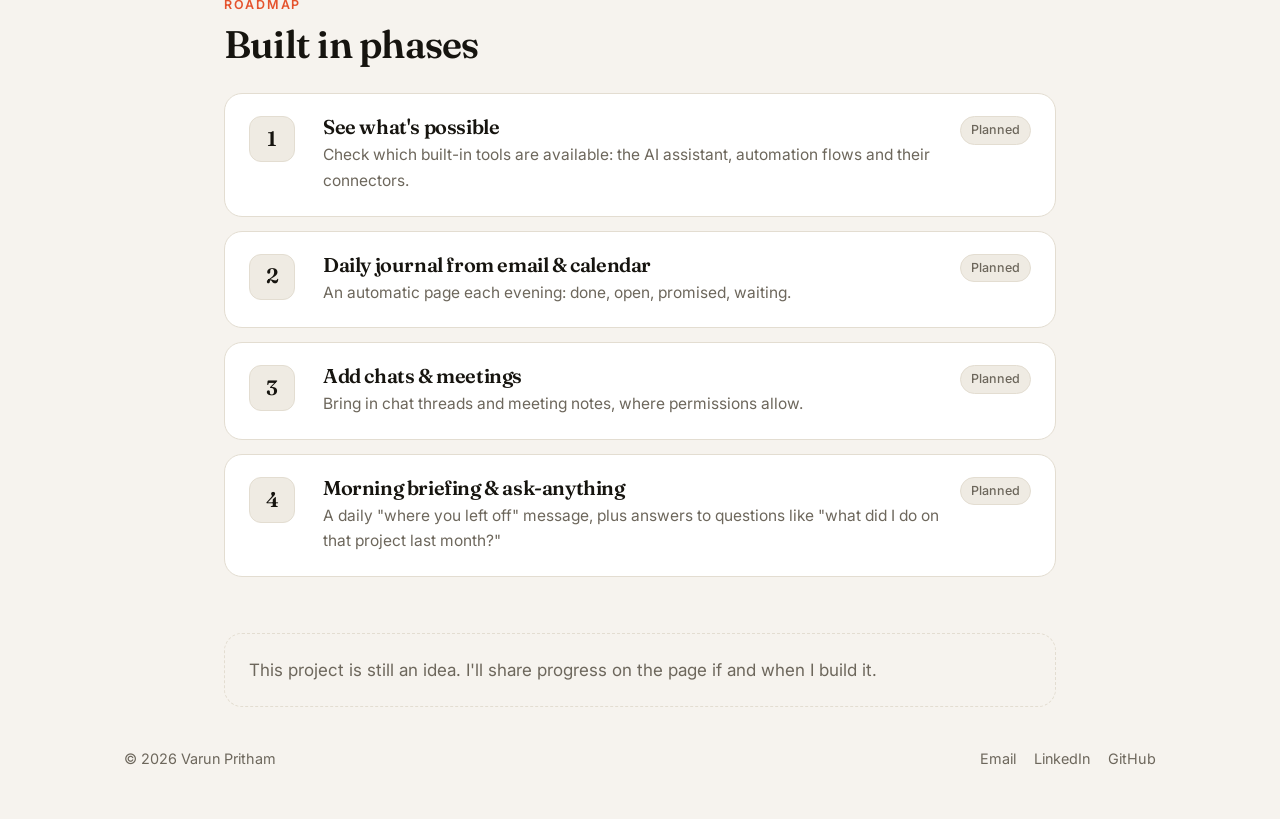
<file: projects/self-writing-work-journal.html>
<!doctype html>
<html lang="en">
<head>
  <meta charset="utf-8">
  <meta name="robots" content="noindex">
  <meta name="viewport" content="width=device-width, initial-scale=1">
  <title>Self-Writing Work Journal · Varun Pritham</title>
  <meta name="description" content="A private work journal that writes itself from email, chats and meetings, and briefs me each morning on where I left off, running entirely inside company tools.">
  <script>document.documentElement.classList.add("js");try{var t=localStorage.getItem("theme");if(t)document.documentElement.setAttribute("data-theme",t)}catch(e){}</script>
  <link rel="preconnect" href="https://fonts.googleapis.com">
  <link rel="preconnect" href="https://fonts.gstatic.com" crossorigin>
  <link href="https://fonts.googleapis.com/css2?family=Fraunces:ital,opsz,wght@0,9..144,400;0,9..144,600;0,9..144,700;1,9..144,400&family=Inter:wght@400;500;600&display=swap" rel="stylesheet">
  <link rel="stylesheet" href="../style.css">
  <script src="../script.js" defer></script>
</head>
<body>
  <header class="site-header">
    <div class="wrap">
      <a class="logo" href="../index.html"><span class="logo-mark">VP</span><span class="logo-name">Varun Pritham</span></a>
      <nav class="nav" id="nav">
        <a href="../index.html">Home</a>
        <a href="../ideas.html" hidden aria-current="page">Ideas</a>
        <a href="../blog.html" hidden>Writing</a>
        <a href="../shelf.html">Shelf</a>
        <a href="../resume.html">Resume</a>
      </nav>
      <div class="header-actions">
        <button class="icon-btn" data-theme-toggle aria-label="Toggle dark mode"><svg viewBox="0 0 24 24" fill="none" stroke="currentColor" stroke-width="2"><circle cx="12" cy="12" r="9"/><path d="M12 3a9 9 0 0 1 0 18z" fill="currentColor"/></svg></button>
        <button class="icon-btn menu-btn" data-menu-toggle aria-label="Menu" aria-controls="nav" aria-expanded="false"><svg viewBox="0 0 24 24" fill="none" stroke="currentColor" stroke-width="2" stroke-linecap="round"><path d="M4 7h16M4 12h16M4 17h16"/></svg></button>
      </div>
    </div>
  </header>

  <main class="wrap project-page">
    <section class="page-head">
      <a class="link-arrow muted reveal" href="../ideas.html" style="font-size:.9rem"><span>←</span> Ideas</a>
      <div class="reveal" style="margin-top:20px"><span class="status">Idea</span></div>
      <h1 class="reveal">Self-Writing Work Journal</h1>
      <p class="reveal">A private work journal that fills itself in from my emails, chats and meetings, and every morning tells me exactly where I left off.</p>
    </section>

    <div class="project-hero g4 reveal">
      <svg viewBox="0 0 320 120" fill="none" aria-hidden="true">
        <rect x="100" y="14" width="120" height="92" rx="10" stroke="rgba(255,255,255,.95)" stroke-width="3"/>
        <g stroke="rgba(255,255,255,.95)" stroke-width="3" stroke-linecap="round" stroke-linejoin="round">
          <path d="M116 38 l6 6 l10 -12"/><path d="M116 62 l6 6 l10 -12"/>
        </g>
        <rect x="116" y="80" width="16" height="14" rx="3" stroke="rgba(255,255,255,.7)" stroke-width="2.5"/>
        <g stroke="rgba(255,255,255,.6)" stroke-width="3" stroke-linecap="round">
          <line x1="144" y1="40" x2="200" y2="40"/><line x1="144" y1="64" x2="192" y2="64"/><line x1="144" y1="88" x2="204" y2="88"/>
        </g>
        <circle cx="240" cy="30" r="8" fill="rgba(255,255,255,.9)"/>
        <path d="M232 30 h-8 M248 30 h8 M240 22 v-8 M240 38 v8" stroke="rgba(255,255,255,.6)" stroke-width="2.5" stroke-linecap="round"/>
      </svg>
    </div>

    <!-- ================= WHY ================= -->
    <section class="section">
      <div class="section-head reveal"><div><span class="eyebrow">Why</span><h2>Sticky notes don't remember promises</h2></div></div>
      <div class="prose reveal">
        <p>Work is scattered across email threads, chats and meetings. A question I promised to answer at 4pm, a review someone is waiting on, a follow-up I meant to send: sticky notes and to-do lists only catch what I remember to write down.</p>
        <p>Every morning starts with reconstructing yesterday. This idea removes that step: a journal that writes itself as I work, sorts what's done from what's still open, and briefs me the next morning so I can pick things up exactly where I left them.</p>
      </div>
    </section>

    <!-- ================= HOW ================= -->
    <section class="section" style="padding-top:0">
      <div class="section-head reveal"><div><span class="eyebrow">How it works</span><h2>Fully automatic, start to finish</h2></div></div>
      <div class="flow">
        <div class="flow-step reveal"><strong>Work as usual</strong><span>No new app, no extra typing.</span></div>
        <div class="flow-step reveal"><strong>Captured</strong><span>Emails, chats, meetings and calendar, picked up automatically each evening.</span></div>
        <div class="flow-step reveal"><strong>Sorted by AI</strong><span>Done, still open, promised, or waiting on others.</span></div>
        <div class="flow-step reveal"><strong>Written down</strong><span>A page per day in my private journal, searchable later.</span></div>
        <div class="flow-step reveal"><strong>Morning pickup</strong><span>A short briefing: here's where you left off.</span></div>
      </div>
    </section>

    <!-- ================= EXAMPLE ================= -->
    <section class="section" style="padding-top:0">
      <div class="section-head reveal"><div><span class="eyebrow">An example</span><h2>The morning briefing</h2></div></div>
      <div class="callout reveal">
        <div class="label">Illustration</div>
        <p>Good morning. Yesterday you left off at:</p>
        <ul>
          <li><span>💬 Reply to the onboarding question from the platform team</span><span>Open</span></li>
          <li><span>📄 Review the infrastructure template</span><span>Waiting on you</span></li>
          <li><span>🤝 Send the update you promised the network team</span><span>Due Wednesday</span></li>
          <li><span>📬 Two people replied overnight</span><span>New</span></li>
        </ul>
      </div>
    </section>

    <!-- ================= WHAT IT TRACKS ================= -->
    <section class="section" style="padding-top:0">
      <div class="section-head reveal"><div><span class="eyebrow">What it tracks</span><h2>Four lists, kept for me</h2></div></div>
      <div class="data-grid cols-2">
        <div class="data-card reveal"><div class="icon">✅</div><h3>Done</h3><ul><li>Replies sent, work shipped, threads closed</li><li>A record for status updates and reviews</li></ul></div>
        <div class="data-card reveal"><div class="icon">🔄</div><h3>Still open</h3><ul><li>Things I started but didn't finish</li></ul></div>
        <div class="data-card reveal"><div class="icon">🤝</div><h3>I promised</h3><ul><li>"I'll send it tomorrow", "let me check and get back"</li><li>Commitments spotted in emails, chats and meeting notes</li></ul></div>
        <div class="data-card reveal"><div class="icon">⏳</div><h3>Waiting on others</h3><ul><li>Questions I asked that nobody has answered yet</li></ul></div>
      </div>
    </section>

    <!-- ================= PRIVACY ================= -->
    <section class="section" style="padding-top:0">
      <div class="section-head reveal"><div><span class="eyebrow">Privacy &amp; compliance</span><h2>Stays inside the company</h2></div></div>
      <div class="data-grid cols-2">
        <div class="data-card reveal"><div class="icon">🏢</div><h3>Company tools only</h3><ul><li>Runs entirely within the company's own Microsoft 365. Nothing is copied to personal apps or outside services</li></ul></div>
        <div class="data-card reveal"><div class="icon">🔒</div><h3>Private to me</h3><ul><li>The journal lives in my own workspace, visible only to me</li></ul></div>
        <div class="data-card reveal"><div class="icon">💬</div><h3>Only my conversations</h3><ul><li>Uses only the emails, chats and meetings I'm already part of</li></ul></div>
        <div class="data-card reveal"><div class="icon">📋</div><h3>Policy-friendly</h3><ul><li>Built on approved tools, following the company's retention and security rules</li></ul></div>
      </div>
    </section>

    <!-- ================= ROADMAP ================= -->
    <section class="section" style="padding-top:0">
      <div class="section-head reveal"><div><span class="eyebrow">Roadmap</span><h2>Built in phases</h2></div></div>
      <!-- EDIT: change a phase's tag to "In progress" or "Done" as you go -->
      <div class="phases">
        <div class="phase reveal">
          <div><h3>See what's possible</h3><p>Check which built-in tools are available: the AI assistant, automation flows and their connectors.</p></div>
          <span class="tag">Planned</span>
        </div>
        <div class="phase reveal">
          <div><h3>Daily journal from email &amp; calendar</h3><p>An automatic page each evening: done, open, promised, waiting.</p></div>
          <span class="tag">Planned</span>
        </div>
        <div class="phase reveal">
          <div><h3>Add chats &amp; meetings</h3><p>Bring in chat threads and meeting notes, where permissions allow.</p></div>
          <span class="tag">Planned</span>
        </div>
        <div class="phase reveal">
          <div><h3>Morning briefing &amp; ask-anything</h3><p>A daily "where you left off" message, plus answers to questions like "what did I do on that project last month?"</p></div>
          <span class="tag">Planned</span>
        </div>
      </div>
    </section>

    <div class="note-box reveal">
      This project is still an idea. I'll share progress on the <a href="../blog.html" hidden>Writing</a> page if and when I build it.
    </div>
  </main>

  <footer class="site-footer">
    <div class="wrap">
      <span>© 2026 Varun Pritham</span>
      <span><a href="mailto:kcs.varun@gmail.com">Email</a><a href="https://www.linkedin.com/in/varun-pritham">LinkedIn</a><a href="https://github.com/VarunPritham">GitHub</a></span>
    </div>
  </footer>
</body>
</html>
</file>
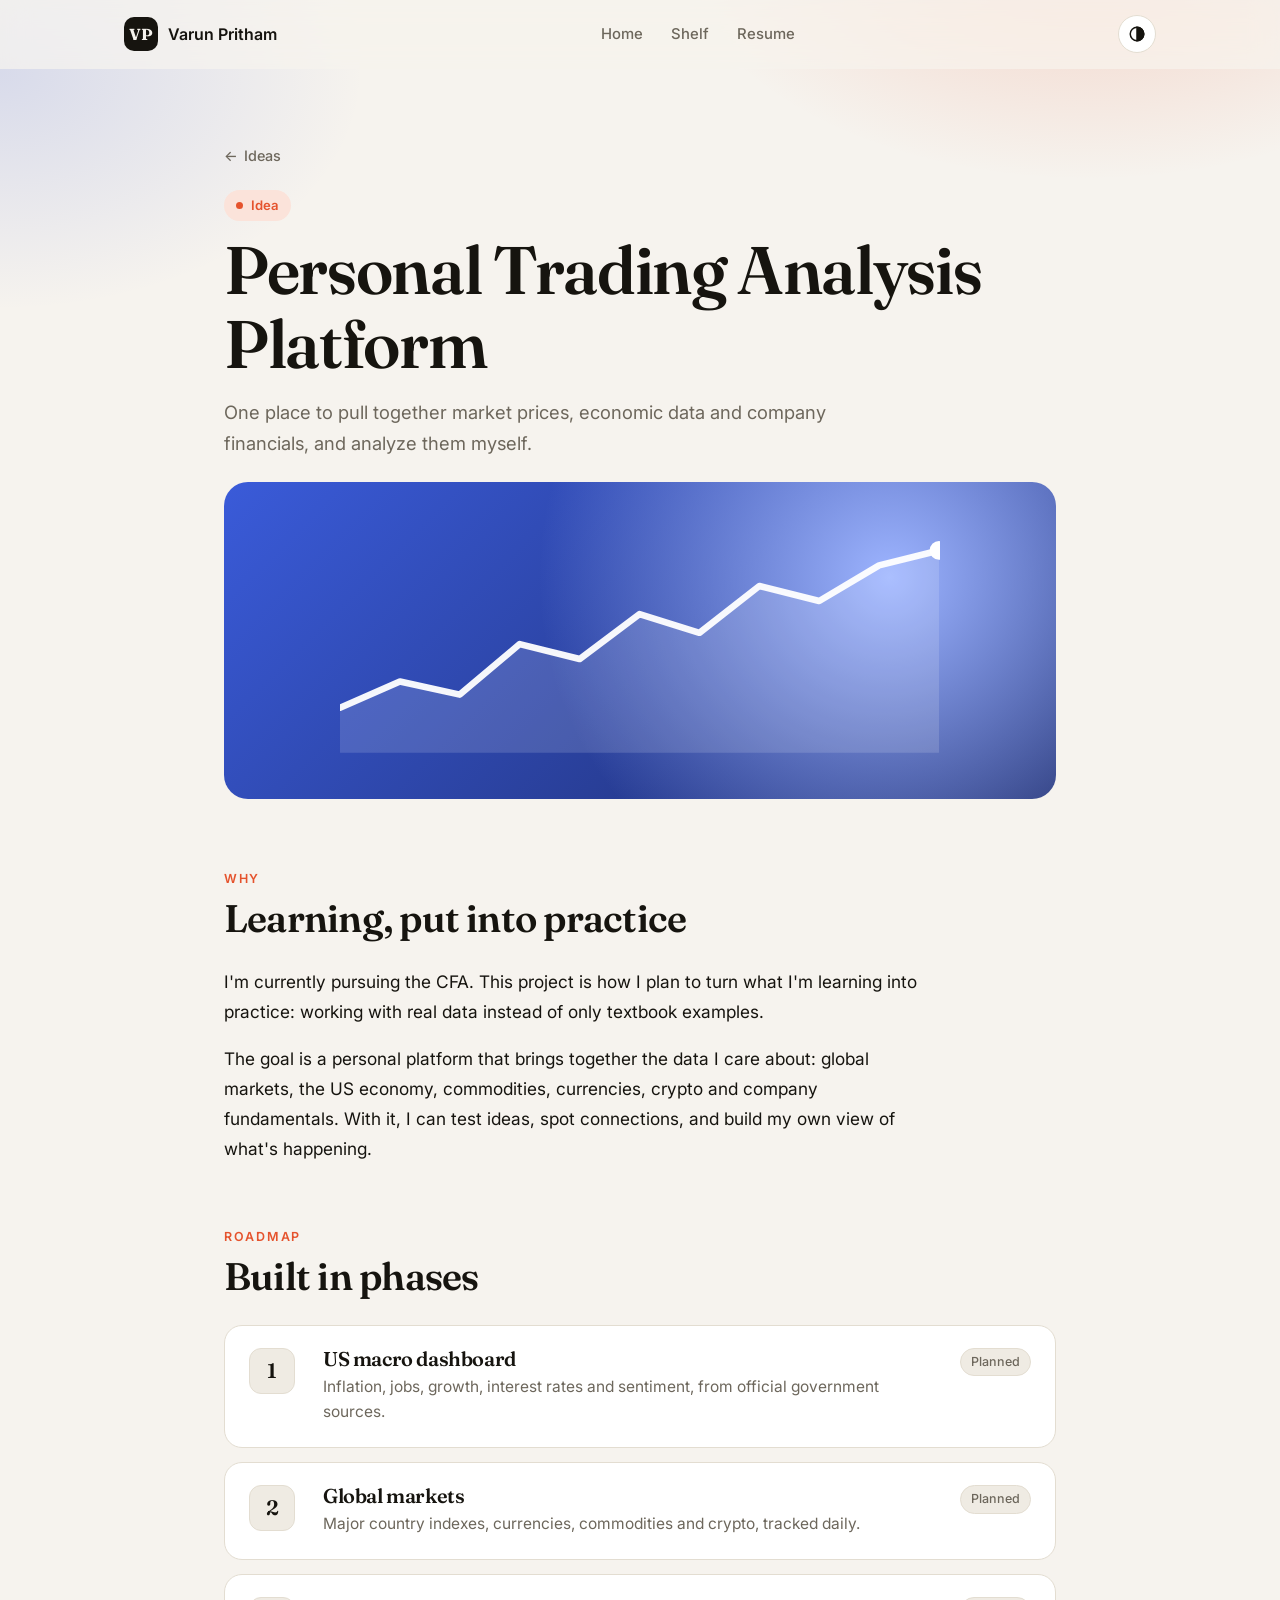
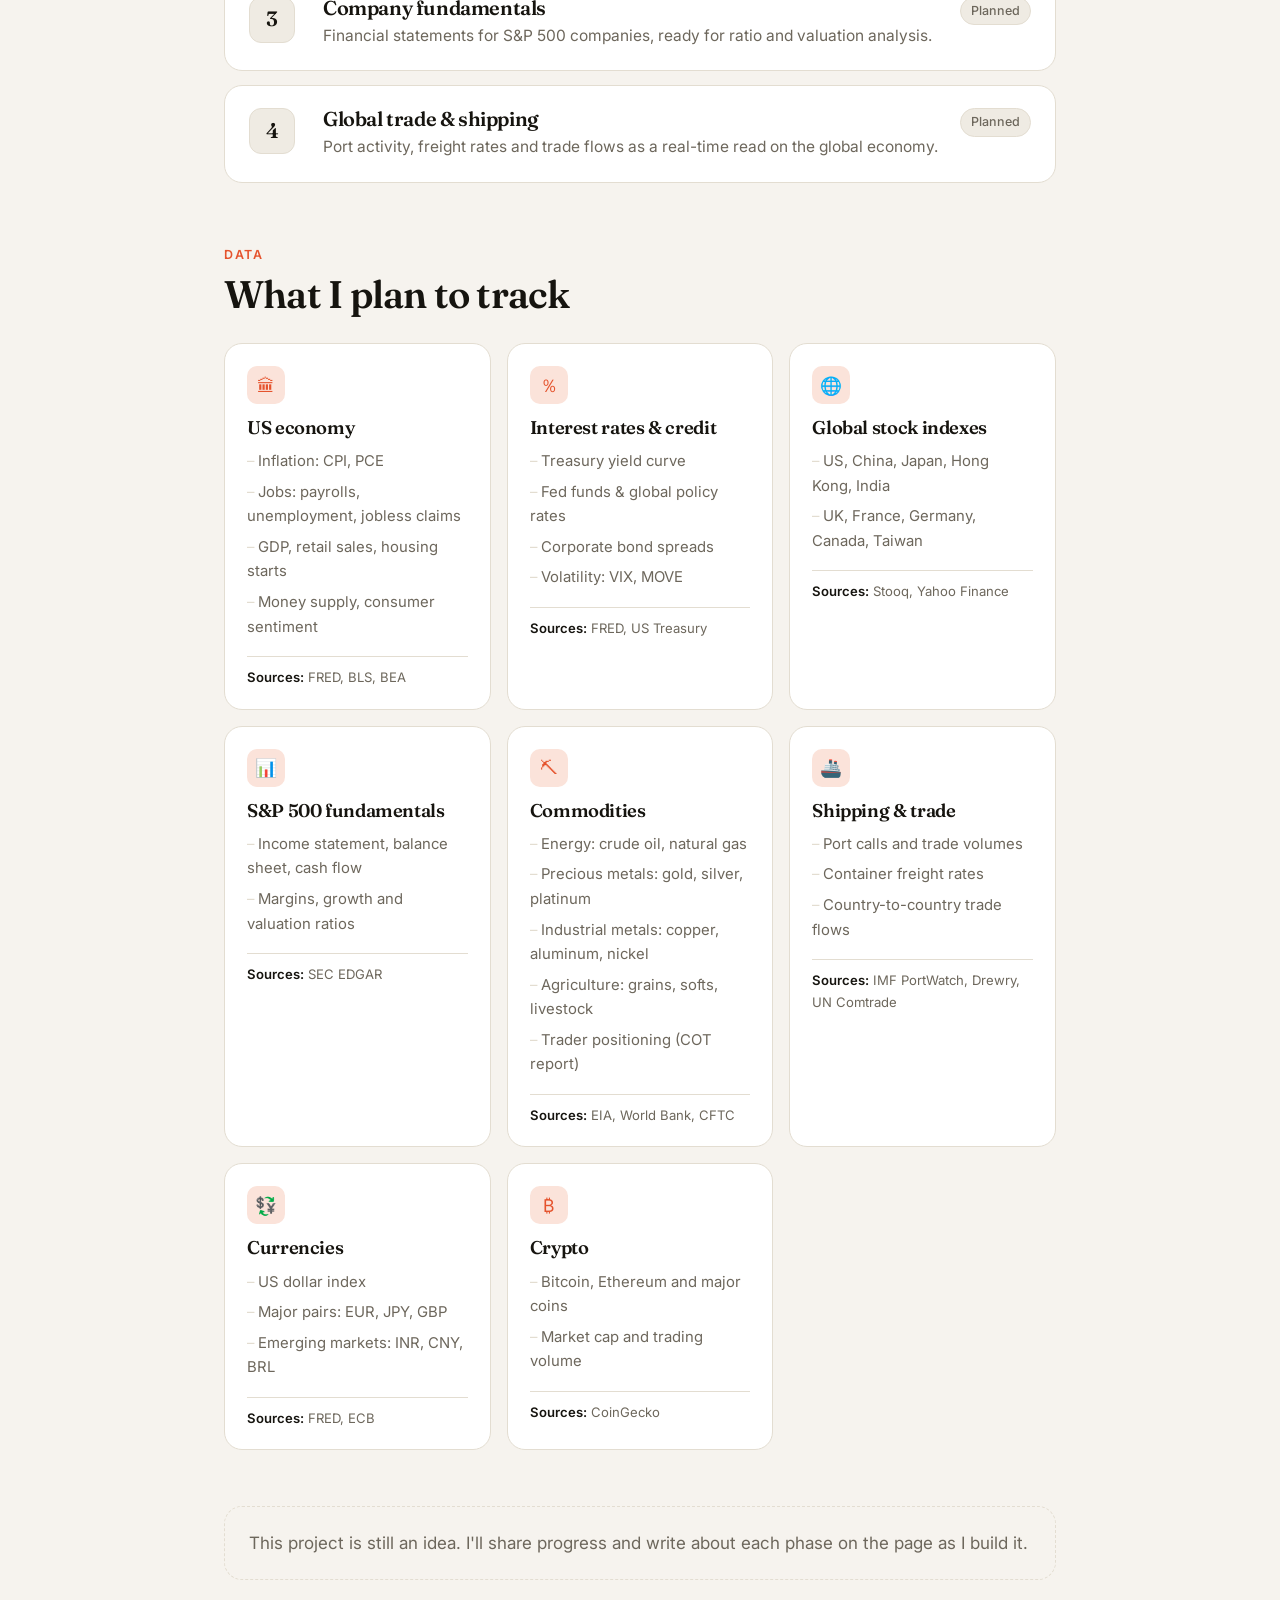
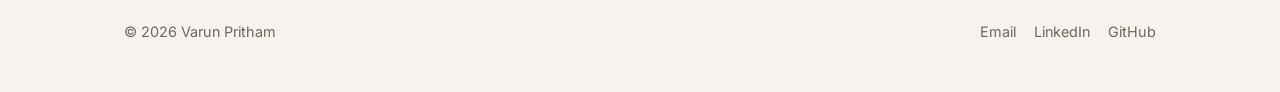
<file: projects/trading-analysis-platform.html>
<!doctype html>
<html lang="en">
<head>
  <meta charset="utf-8">
  <meta name="robots" content="noindex">
  <meta name="viewport" content="width=device-width, initial-scale=1">
  <title>Personal Trading Analysis Platform · Varun Pritham</title>
  <meta name="description" content="A planned personal platform for analyzing markets, macroeconomic data and company fundamentals — putting CFA learning into practice.">
  <script>document.documentElement.classList.add("js");try{var t=localStorage.getItem("theme");if(t)document.documentElement.setAttribute("data-theme",t)}catch(e){}</script>
  <link rel="preconnect" href="https://fonts.googleapis.com">
  <link rel="preconnect" href="https://fonts.gstatic.com" crossorigin>
  <link href="https://fonts.googleapis.com/css2?family=Fraunces:ital,opsz,wght@0,9..144,400;0,9..144,600;0,9..144,700;1,9..144,400&family=Inter:wght@400;500;600&display=swap" rel="stylesheet">
  <link rel="stylesheet" href="../style.css">
  <script src="../script.js" defer></script>
</head>
<body>
  <header class="site-header">
    <div class="wrap">
      <a class="logo" href="../index.html"><span class="logo-mark">VP</span><span class="logo-name">Varun Pritham</span></a>
      <nav class="nav" id="nav">
        <a href="../index.html">Home</a>
        <a href="../ideas.html" hidden aria-current="page">Ideas</a>
        <a href="../blog.html" hidden>Writing</a>
        <a href="../shelf.html">Shelf</a>
        <a href="../resume.html">Resume</a>
      </nav>
      <div class="header-actions">
        <button class="icon-btn" data-theme-toggle aria-label="Toggle dark mode"><svg viewBox="0 0 24 24" fill="none" stroke="currentColor" stroke-width="2"><circle cx="12" cy="12" r="9"/><path d="M12 3a9 9 0 0 1 0 18z" fill="currentColor"/></svg></button>
        <button class="icon-btn menu-btn" data-menu-toggle aria-label="Menu" aria-controls="nav" aria-expanded="false"><svg viewBox="0 0 24 24" fill="none" stroke="currentColor" stroke-width="2" stroke-linecap="round"><path d="M4 7h16M4 12h16M4 17h16"/></svg></button>
      </div>
    </div>
  </header>

  <main class="wrap project-page">
    <section class="page-head">
      <a class="link-arrow muted reveal" href="../ideas.html" style="font-size:.9rem"><span>←</span> Ideas</a>
      <div class="reveal" style="margin-top:20px"><span class="status">Idea</span></div>
      <h1 class="reveal">Personal Trading Analysis Platform</h1>
      <p class="reveal">One place to pull together market prices, economic data and company financials, and analyze them myself.</p>
    </section>

    <div class="project-hero g2 reveal">
      <svg viewBox="0 0 320 120" fill="none" aria-hidden="true">
        <path d="M0 96 L32 82 L64 89 L96 62 L128 70 L160 46 L192 56 L224 31 L256 39 L288 20 L320 12 V120 H0 Z" fill="rgba(255,255,255,.14)"/>
        <polyline points="0,96 32,82 64,89 96,62 128,70 160,46 192,56 224,31 256,39 288,20 320,12" stroke="rgba(255,255,255,.95)" stroke-width="3.5" stroke-linecap="round" stroke-linejoin="round"/>
        <circle cx="320" cy="12" r="5" fill="#fff"/>
      </svg>
    </div>

    <!-- ================= WHY ================= -->
    <section class="section">
      <div class="section-head reveal"><div><span class="eyebrow">Why</span><h2>Learning, put into practice</h2></div></div>
      <div class="prose reveal">
        <p>I'm currently pursuing the CFA. This project is how I plan to turn what I'm learning into practice: working with real data instead of only textbook examples.</p>
        <p>The goal is a personal platform that brings together the data I care about: global markets, the US economy, commodities, currencies, crypto and company fundamentals. With it, I can test ideas, spot connections, and build my own view of what's happening.</p>
      </div>
    </section>

    <!-- ================= ROADMAP ================= -->
    <section class="section" style="padding-top:0">
      <div class="section-head reveal"><div><span class="eyebrow">Roadmap</span><h2>Built in phases</h2></div></div>
      <!-- EDIT: change a phase's tag to "In progress" or "Done" as you go -->
      <div class="phases">
        <div class="phase reveal">
          <div><h3>US macro dashboard</h3><p>Inflation, jobs, growth, interest rates and sentiment, from official government sources.</p></div>
          <span class="tag">Planned</span>
        </div>
        <div class="phase reveal">
          <div><h3>Global markets</h3><p>Major country indexes, currencies, commodities and crypto, tracked daily.</p></div>
          <span class="tag">Planned</span>
        </div>
        <div class="phase reveal">
          <div><h3>Company fundamentals</h3><p>Financial statements for S&amp;P 500 companies, ready for ratio and valuation analysis.</p></div>
          <span class="tag">Planned</span>
        </div>
        <div class="phase reveal">
          <div><h3>Global trade &amp; shipping</h3><p>Port activity, freight rates and trade flows as a real-time read on the global economy.</p></div>
          <span class="tag">Planned</span>
        </div>
      </div>
    </section>

    <!-- ================= DATA ================= -->
    <section class="section" style="padding-top:0">
      <div class="section-head reveal"><div><span class="eyebrow">Data</span><h2>What I plan to track</h2></div></div>
      <div class="data-grid">
        <div class="data-card reveal">
          <div class="icon">🏛</div>
          <h3>US economy</h3>
          <ul><li>Inflation: CPI, PCE</li><li>Jobs: payrolls, unemployment, jobless claims</li><li>GDP, retail sales, housing starts</li><li>Money supply, consumer sentiment</li></ul>
          <div class="src"><strong>Sources:</strong> FRED, BLS, BEA</div>
        </div>
        <div class="data-card reveal">
          <div class="icon">％</div>
          <h3>Interest rates &amp; credit</h3>
          <ul><li>Treasury yield curve</li><li>Fed funds &amp; global policy rates</li><li>Corporate bond spreads</li><li>Volatility: VIX, MOVE</li></ul>
          <div class="src"><strong>Sources:</strong> FRED, US Treasury</div>
        </div>
        <div class="data-card reveal">
          <div class="icon">🌐</div>
          <h3>Global stock indexes</h3>
          <ul><li>US, China, Japan, Hong Kong, India</li><li>UK, France, Germany, Canada, Taiwan</li></ul>
          <div class="src"><strong>Sources:</strong> Stooq, Yahoo Finance</div>
        </div>
        <div class="data-card reveal">
          <div class="icon">📊</div>
          <h3>S&amp;P 500 fundamentals</h3>
          <ul><li>Income statement, balance sheet, cash flow</li><li>Margins, growth and valuation ratios</li></ul>
          <div class="src"><strong>Sources:</strong> SEC EDGAR</div>
        </div>
        <div class="data-card reveal">
          <div class="icon">⛏</div>
          <h3>Commodities</h3>
          <ul><li>Energy: crude oil, natural gas</li><li>Precious metals: gold, silver, platinum</li><li>Industrial metals: copper, aluminum, nickel</li><li>Agriculture: grains, softs, livestock</li><li>Trader positioning (COT report)</li></ul>
          <div class="src"><strong>Sources:</strong> EIA, World Bank, CFTC</div>
        </div>
        <div class="data-card reveal">
          <div class="icon">🚢</div>
          <h3>Shipping &amp; trade</h3>
          <ul><li>Port calls and trade volumes</li><li>Container freight rates</li><li>Country-to-country trade flows</li></ul>
          <div class="src"><strong>Sources:</strong> IMF PortWatch, Drewry, UN Comtrade</div>
        </div>
        <div class="data-card reveal">
          <div class="icon">💱</div>
          <h3>Currencies</h3>
          <ul><li>US dollar index</li><li>Major pairs: EUR, JPY, GBP</li><li>Emerging markets: INR, CNY, BRL</li></ul>
          <div class="src"><strong>Sources:</strong> FRED, ECB</div>
        </div>
        <div class="data-card reveal">
          <div class="icon">₿</div>
          <h3>Crypto</h3>
          <ul><li>Bitcoin, Ethereum and major coins</li><li>Market cap and trading volume</li></ul>
          <div class="src"><strong>Sources:</strong> CoinGecko</div>
        </div>
      </div>
    </section>

    <div class="note-box reveal">
      This project is still an idea. I'll share progress and write about each phase on the <a href="../blog.html" hidden>Writing</a> page as I build it.
    </div>
  </main>

  <footer class="site-footer">
    <div class="wrap">
      <span>© 2026 Varun Pritham</span>
      <span><a href="mailto:kcs.varun@gmail.com">Email</a><a href="https://www.linkedin.com/in/varun-pritham">LinkedIn</a><a href="https://github.com/VarunPritham">GitHub</a></span>
    </div>
  </footer>
</body>
</html>
</file>
<file: style.css>
/* ============================================================
   Colors — light is default, dark follows the system or the toggle
   ============================================================ */
:root {
  --bg: #f6f3ee;
  --bg-2: #efebe3;
  --surface: #ffffff;
  --text: #16140f;
  --muted: #6d675c;
  --border: #e3ddd1;
  --accent: #e5532d;
  --accent-2: #3a5bd9;
  --accent-soft: #fbe3da;
  --shadow: 0 1px 2px rgba(22, 20, 15, .04), 0 8px 24px rgba(22, 20, 15, .06);
  --max: 1080px;
  --radius: 18px;
  color-scheme: light;
}
@media (prefers-color-scheme: dark) {
  :root:not([data-theme="light"]) {
    --bg: #0f0f11;
    --bg-2: #17171a;
    --surface: #18181c;
    --text: #f1eee8;
    --muted: #9b968c;
    --border: #2a2a2f;
    --accent: #ff7a52;
    --accent-2: #7d97ff;
    --accent-soft: #2c1b15;
    --shadow: 0 1px 2px rgba(0, 0, 0, .3), 0 8px 24px rgba(0, 0, 0, .35);
    color-scheme: dark;
  }
}
:root[data-theme="dark"] {
  --bg: #0f0f11;
  --bg-2: #17171a;
  --surface: #18181c;
  --text: #f1eee8;
  --muted: #9b968c;
  --border: #2a2a2f;
  --accent: #ff7a52;
  --accent-2: #7d97ff;
  --accent-soft: #2c1b15;
  --shadow: 0 1px 2px rgba(0, 0, 0, .3), 0 8px 24px rgba(0, 0, 0, .35);
  color-scheme: dark;
}

/* ============================================================
   Base
   ============================================================ */
* { box-sizing: border-box; }
html { -webkit-text-size-adjust: 100%; scroll-behavior: smooth; }
body {
  margin: 0;
  background: var(--bg);
  color: var(--text);
  font-family: "Inter", -apple-system, BlinkMacSystemFont, "Segoe UI", Roboto, sans-serif;
  font-size: 17px;
  line-height: 1.65;
  overflow-x: hidden;
}
a { color: inherit; }
img { max-width: 100%; height: auto; display: block; }
h1, h2, h3 { font-family: "Fraunces", Georgia, serif; font-weight: 600; line-height: 1.1; letter-spacing: -0.02em; margin: 0; }
p { margin: 0; }
.muted { color: var(--muted); }
.serif { font-family: "Fraunces", Georgia, serif; }
.wrap { max-width: var(--max); margin: 0 auto; padding: 0 24px; }
@media (max-width: 560px) { .wrap { padding: 0 16px; } }

::selection { background: var(--accent); color: #fff; }

/* Soft colored glow behind the top of every page */
body::before {
  content: ""; position: absolute; inset: 0 0 auto 0; height: 720px; z-index: -1; pointer-events: none;
  background:
    radial-gradient(600px 360px at 85% -10%, color-mix(in srgb, var(--accent) 22%, transparent), transparent 70%),
    radial-gradient(520px 340px at 0% 10%, color-mix(in srgb, var(--accent-2) 16%, transparent), transparent 70%);
}

/* ============================================================
   Header
   ============================================================ */
.site-header {
  position: sticky; top: 0; z-index: 50;
  background: color-mix(in srgb, var(--bg) 75%, transparent);
  backdrop-filter: blur(14px) saturate(160%);
  -webkit-backdrop-filter: blur(14px) saturate(160%);
  border-bottom: 1px solid transparent;
  transition: border-color .2s;
}
.site-header.scrolled { border-bottom-color: var(--border); }
.site-header .wrap { display: flex; align-items: center; justify-content: space-between; gap: 16px; height: 68px; }

.logo { display: flex; align-items: center; gap: 10px; text-decoration: none; font-weight: 600; }
.logo-mark {
  width: 34px; height: 34px; border-radius: 10px; display: grid; place-items: center;
  background: var(--text); color: var(--bg);
  font-family: "Fraunces", Georgia, serif; font-size: 1rem; font-weight: 700;
}
.logo-name { font-size: 1rem; }

.nav { display: flex; align-items: center; gap: 2px; }
.nav a {
  text-decoration: none; color: var(--muted); font-size: .93rem; font-weight: 500;
  padding: 7px 13px; border-radius: 999px; transition: color .15s, background .15s;
}
.nav a:hover { color: var(--text); background: var(--bg-2); }
.nav a[aria-current="page"] { color: var(--text); background: var(--surface); box-shadow: var(--shadow); }

.icon-btn {
  width: 38px; height: 38px; border-radius: 999px; border: 1px solid var(--border);
  background: var(--surface); color: var(--text); display: grid; place-items: center; cursor: pointer;
  flex-shrink: 0;
}
.icon-btn:hover { border-color: var(--text); }
.icon-btn svg { width: 18px; height: 18px; }
.header-actions { display: flex; gap: 8px; align-items: center; }
.menu-btn { display: none; }

@media (max-width: 760px) {
  .menu-btn { display: grid; }
  .nav {
    position: absolute; top: 68px; left: 16px; right: 16px; flex-direction: column; align-items: stretch;
    background: var(--surface); border: 1px solid var(--border); border-radius: var(--radius);
    padding: 8px; box-shadow: var(--shadow);
    opacity: 0; transform: translateY(-8px); pointer-events: none; transition: opacity .2s, transform .2s;
  }
  .nav.open { opacity: 1; transform: none; pointer-events: auto; }
  .nav a { padding: 12px 14px; font-size: 1rem; }
  .nav a[aria-current="page"] { box-shadow: none; background: var(--bg-2); }
}

/* ============================================================
   Buttons, pills, tags
   ============================================================ */
.btn {
  display: inline-flex; align-items: center; gap: 8px; text-decoration: none; font-weight: 500; font-size: .95rem;
  padding: 12px 20px; border-radius: 999px; border: 1px solid var(--text);
  transition: transform .15s, background .15s, color .15s;
}
.btn:hover { transform: translateY(-2px); }
.btn-primary { background: var(--text); color: var(--bg); }
.btn-ghost { background: transparent; color: var(--text); border-color: var(--border); }
.btn-ghost:hover { border-color: var(--text); }

.pill {
  display: inline-flex; align-items: center; gap: 8px; font-size: .85rem; font-weight: 500;
  padding: 6px 14px 6px 10px; border-radius: 999px; background: var(--surface); border: 1px solid var(--border);
}
.pill .dot { width: 8px; height: 8px; border-radius: 50%; background: #22c55e; box-shadow: 0 0 0 4px rgba(34, 197, 94, .18); }

.tag {
  display: inline-block; font-size: .78rem; font-weight: 500; padding: 3px 10px; border-radius: 999px;
  background: var(--bg-2); color: var(--muted); border: 1px solid var(--border);
}
.tags { display: flex; gap: 6px; flex-wrap: wrap; }

.eyebrow {
  font-size: .78rem; font-weight: 600; text-transform: uppercase; letter-spacing: .14em; color: var(--accent);
}

/* ============================================================
   Page heads & sections
   ============================================================ */
main { padding-bottom: 40px; }
.page-head { padding-block: 72px 40px; }
.page-head h1 { font-size: clamp(2.6rem, 6vw, 4.2rem); margin: 12px 0 16px; }
.page-head p { font-size: 1.15rem; color: var(--muted); max-width: 620px; }

.section { padding-block: 56px; }
.section-head { display: flex; justify-content: space-between; align-items: end; gap: 16px; margin-bottom: 28px; flex-wrap: wrap; }
.section-head h2 { font-size: clamp(1.8rem, 3.5vw, 2.4rem); margin-top: 6px; }
.link-arrow { text-decoration: none; font-weight: 500; font-size: .95rem; display: inline-flex; gap: 6px; align-items: center; }
.link-arrow span { transition: transform .15s; }
.link-arrow:hover span { transform: translateX(4px); }

/* ============================================================
   Home hero
   ============================================================ */
.hero { padding-block: 88px 56px; display: grid; grid-template-columns: 1.4fr 1fr; gap: 56px; align-items: center; }
.hero h1 { font-size: clamp(3rem, 7.5vw, 5.6rem); margin: 22px 0 22px; font-weight: 600; }
.hero h1 em { font-style: italic; font-weight: 400; color: var(--accent); }
.hero .lead { font-size: 1.2rem; color: var(--muted); max-width: 520px; }
.hero .actions { display: flex; gap: 12px; flex-wrap: wrap; margin-top: 32px; }

.portrait {
  position: relative; aspect-ratio: 4 / 5; border-radius: 28px; overflow: hidden;
  background: linear-gradient(150deg, var(--accent) 0%, #f2a65a 45%, var(--accent-2) 100%);
  box-shadow: var(--shadow);
}
/* Replace the initials by putting <img src="me.jpg" alt="..."> inside .portrait */
.portrait img { width: 100%; height: 100%; object-fit: cover; }
.portrait .initials {
  position: absolute; inset: 0; display: grid; place-items: center;
  font-family: "Fraunces", Georgia, serif; font-size: 7rem; font-weight: 600; color: rgba(255, 255, 255, .92);
  letter-spacing: -0.04em;
}
.portrait .badge {
  position: absolute; left: 16px; bottom: 16px; right: 16px;
  background: color-mix(in srgb, var(--surface) 88%, transparent); backdrop-filter: blur(10px);
  border-radius: 14px; padding: 12px 14px; font-size: .88rem; display: flex; gap: 10px; align-items: center;
}
.portrait .badge strong { display: block; font-weight: 600; }

@media (max-width: 860px) {
  .hero { grid-template-columns: 1fr; padding-block-start: 48px; gap: 36px; }
  .portrait { max-width: 360px; aspect-ratio: 1 / 1; }
}

/* Stats strip */
.stats { display: grid; grid-template-columns: repeat(4, 1fr); border: 1px solid var(--border); border-radius: var(--radius); background: var(--surface); }
.stat { padding: 22px 24px; border-right: 1px solid var(--border); }
.stat:last-child { border-right: 0; }
.stat .num { font-family: "Fraunces", Georgia, serif; font-size: 2.2rem; font-weight: 600; line-height: 1; }
.stat .label { color: var(--muted); font-size: .9rem; margin-top: 6px; }
@media (max-width: 760px) {
  .stats { grid-template-columns: 1fr 1fr; }
  .stat:nth-child(2) { border-right: 0; }
  .stat:nth-child(-n+2) { border-bottom: 1px solid var(--border); }
}

/* ============================================================
   Project cards
   ============================================================ */
.projects { display: grid; grid-template-columns: repeat(2, 1fr); gap: 20px; }
.project {
  display: flex; flex-direction: column; text-decoration: none;
  background: var(--surface); border: 1px solid var(--border); border-radius: var(--radius); overflow: hidden;
  transition: transform .25s, box-shadow .25s, border-color .25s;
}
.project:hover { transform: translateY(-4px); box-shadow: var(--shadow); border-color: color-mix(in srgb, var(--text) 20%, var(--border)); }
.project .thumb {
  aspect-ratio: 16 / 10; position: relative; overflow: hidden; display: grid; place-items: center;
}
.project .thumb img { width: 100%; height: 100%; object-fit: cover; }
.project .thumb .mark {
  font-family: "Fraunces", Georgia, serif; font-size: 3.4rem; font-weight: 600; color: rgba(255, 255, 255, .95);
  transition: transform .4s;
}
.project:hover .thumb .mark { transform: scale(1.08) rotate(-3deg); }
.project .body { padding: 22px 24px 24px; display: flex; flex-direction: column; gap: 10px; flex: 1; }
.project h3 { font-size: 1.4rem; }
.project p { color: var(--muted); font-size: .97rem; }
.project .tags { margin-top: auto; padding-top: 6px; }
.project.featured { grid-column: span 2; flex-direction: row; }
.project.featured .thumb { flex: 1.2; aspect-ratio: auto; min-height: 300px; }
.project.featured .body { flex: 1; padding: 32px; justify-content: center; }
.project.featured h3 { font-size: 1.9rem; }

/* Thumbnail backgrounds — swap for real screenshots any time */
.g1 { background: radial-gradient(circle at 20% 20%, #ffb37a, transparent 50%), linear-gradient(135deg, #e5532d, #a52a5a); }
.g2 { background: radial-gradient(circle at 80% 30%, #9db4ff, transparent 50%), linear-gradient(135deg, #3a5bd9, #1d2b6b); }
.g3 { background: radial-gradient(circle at 30% 80%, #b8f0c8, transparent 50%), linear-gradient(135deg, #1f8a5b, #0f4c3a); }
.g4 { background: radial-gradient(circle at 70% 70%, #ffe08a, transparent 50%), linear-gradient(135deg, #d9a019, #8a4b12); }
.g5 { background: radial-gradient(circle at 25% 30%, #f3b5e8, transparent 50%), linear-gradient(135deg, #8b3fd1, #3d1a6e); }

@media (max-width: 760px) {
  .projects { grid-template-columns: 1fr; }
  .project.featured { grid-column: auto; flex-direction: column; }
  .project.featured .thumb { min-height: 0; aspect-ratio: 16 / 10; }
  .project.featured .body { padding: 22px 24px 24px; }
}

/* ============================================================
   Blog list
   ============================================================ */
.posts { border-top: 1px solid var(--border); }
.post-row {
  display: grid; grid-template-columns: 140px 1fr auto; gap: 24px; align-items: baseline;
  padding: 26px 0; border-bottom: 1px solid var(--border); text-decoration: none;
  transition: padding .2s;
}
.post-row:hover { padding-left: 10px; }
.post-row:hover h3 { color: var(--accent); }
.post-row .date { color: var(--muted); font-size: .9rem; font-variant-numeric: tabular-nums; }
.post-row h3 { font-size: 1.45rem; transition: color .15s; }
.post-row p { color: var(--muted); margin-top: 6px; font-size: .97rem; }
.post-row .read { color: var(--muted); font-size: .85rem; white-space: nowrap; }
@media (max-width: 640px) {
  .post-row { grid-template-columns: 1fr; gap: 4px; }
  .post-row .read { display: none; }
}

/* ============================================================
   Books
   ============================================================ */
.shelf { display: grid; grid-template-columns: repeat(auto-fill, minmax(160px, 1fr)); gap: 28px 22px; }
.book { text-decoration: none; }
.cover {
  aspect-ratio: 2 / 3; border-radius: 4px 10px 10px 4px; position: relative; overflow: hidden;
  padding: 18px 14px 14px 20px; display: flex; flex-direction: column; justify-content: space-between;
  color: #fff; box-shadow: 0 2px 4px rgba(0,0,0,.12), 0 14px 28px -8px rgba(0,0,0,.35);
  transition: transform .3s;
}
/* Spine shading */
.cover::before {
  content: ""; position: absolute; left: 0; top: 0; bottom: 0; width: 10px;
  background: linear-gradient(90deg, rgba(0,0,0,.28), rgba(255,255,255,.12) 60%, transparent);
}
.cover img { position: absolute; inset: 0; width: 100%; height: 100%; object-fit: cover; }
.book:hover .cover { transform: translateY(-6px) rotate(-1.5deg); }
.cover .t { font-family: "Fraunces", Georgia, serif; font-size: 1.15rem; font-weight: 600; line-height: 1.15; }
.cover .a { font-size: .75rem; text-transform: uppercase; letter-spacing: .12em; opacity: .85; }
.book .note { margin-top: 12px; font-size: .9rem; color: var(--muted); line-height: 1.45; }
.book .stars { color: var(--accent); font-size: .85rem; letter-spacing: .1em; margin-top: 4px; }

.c1 { background: #1e3a5f; } .c2 { background: #c2410c; } .c3 { background: #14532d; }
.c4 { background: #6b21a8; } .c5 { background: #b45309; } .c6 { background: #18181b; }
.c7 { background: #9f1239; } .c8 { background: #0e7490; }

.now-reading {
  display: grid; grid-template-columns: 180px 1fr; gap: 36px; align-items: center;
  background: var(--surface); border: 1px solid var(--border); border-radius: var(--radius); padding: 28px;
}
.now-reading h3 { font-size: 1.8rem; margin: 8px 0 4px; }
.progress { height: 6px; border-radius: 999px; background: var(--bg-2); margin: 18px 0 8px; overflow: hidden; max-width: 360px; }
.progress span { display: block; height: 100%; background: var(--accent); border-radius: inherit; }
@media (max-width: 560px) {
  .now-reading { grid-template-columns: 1fr; }
  .now-reading .book { max-width: 160px; }
}

/* ============================================================
   Resume
   ============================================================ */
.resume-grid { display: grid; grid-template-columns: 220px 1fr; gap: 48px; }
.resume-grid aside { position: sticky; top: 100px; align-self: start; }
.resume-grid aside h4 { font-size: .78rem; text-transform: uppercase; letter-spacing: .14em; color: var(--muted); margin: 0 0 10px; }
.resume-grid aside ul { list-style: none; padding: 0; margin: 0 0 28px; }
.resume-grid aside li { padding: 3px 0; }
.resume-grid aside a { text-decoration: none; color: var(--muted); }
.resume-grid aside a:hover { color: var(--text); }

.timeline { position: relative; padding-left: 28px; }
.timeline::before { content: ""; position: absolute; left: 5px; top: 8px; bottom: 8px; width: 2px; background: var(--border); }
.job { position: relative; padding-bottom: 36px; }
.job::before {
  content: ""; position: absolute; left: -28px; top: 7px; width: 12px; height: 12px; border-radius: 50%;
  background: var(--bg); border: 2px solid var(--accent);
}
.job.current::before { background: var(--accent); box-shadow: 0 0 0 5px var(--accent-soft); }
.job .when { font-size: .85rem; color: var(--muted); font-variant-numeric: tabular-nums; }
.job h3 { font-size: 1.35rem; margin: 4px 0 2px; }
.job .org { color: var(--accent); font-weight: 500; }
.job ul { margin: 12px 0 0; padding-left: 18px; color: var(--muted); }
.job li { margin: 4px 0; }

.resume-block { margin-bottom: 48px; }
.resume-block > h2 { font-size: 1.7rem; margin-bottom: 24px; }
.skill-groups { display: grid; grid-template-columns: repeat(auto-fill, minmax(220px, 1fr)); gap: 16px; }
.skill-group { background: var(--surface); border: 1px solid var(--border); border-radius: 14px; padding: 18px 20px; }
.skill-group h4 { margin: 0 0 12px; font-size: .95rem; }
@media (max-width: 760px) {
  .resume-grid { grid-template-columns: 1fr; gap: 24px; }
  .resume-grid aside { position: static; }
}

/* ============================================================
   Article
   ============================================================ */
.article { max-width: 700px; margin: 0 auto; padding: 72px 0 32px; }
.article .meta { display: flex; gap: 12px; align-items: center; color: var(--muted); font-size: .92rem; flex-wrap: wrap; }
.article h1 { font-size: clamp(2.4rem, 6vw, 3.8rem); margin: 18px 0 20px; }
.article .dek { font-size: 1.25rem; color: var(--muted); margin-bottom: 40px; }
.article .content { font-size: 1.12rem; line-height: 1.8; }
.article .content p { margin: 0 0 1.4rem; }
.article .content h2 { font-size: 1.7rem; margin: 2.6rem 0 1rem; }
.article .content a { color: var(--accent); text-underline-offset: 3px; }
.article .content blockquote {
  margin: 2.2rem 0; padding: 4px 0 4px 24px; border-left: 3px solid var(--accent);
  font-family: "Fraunces", Georgia, serif; font-size: 1.5rem; line-height: 1.4; font-style: italic;
}
.article .content > p:first-of-type::first-letter {
  float: left; font-family: "Fraunces", Georgia, serif; font-size: 4.2rem; line-height: .9;
  padding: 6px 10px 0 0; color: var(--accent); font-weight: 600;
}

/* ============================================================
   CTA + footer
   ============================================================ */
.cta {
  margin: 40px 0 0; padding: 56px 48px; border-radius: 28px; position: relative; overflow: hidden;
  background: var(--text); color: var(--bg);
}
.cta::after {
  content: ""; position: absolute; width: 420px; height: 420px; right: -120px; top: -160px; border-radius: 50%;
  background: radial-gradient(circle, var(--accent), transparent 65%); opacity: .7;
}
.cta > * { position: relative; z-index: 1; }
.cta h2 { font-size: clamp(2rem, 4.5vw, 3rem); max-width: 560px; }
.cta p { opacity: .7; margin: 14px 0 28px; max-width: 480px; }
.cta .btn-primary { background: var(--bg); color: var(--text); border-color: var(--bg); }
@media (max-width: 560px) { .cta { padding: 40px 24px; } }

.site-footer { padding: 40px 0 48px; color: var(--muted); font-size: .9rem; }
.site-footer .wrap { display: flex; justify-content: space-between; gap: 16px; flex-wrap: wrap; }
.site-footer a { text-decoration: none; margin-left: 18px; }
.site-footer a:first-child { margin-left: 0; }
.site-footer a:hover { color: var(--text); }

/* ============================================================
   Scroll reveal
   ============================================================ */
.js .reveal { opacity: 0; transform: translateY(18px); transition: opacity .7s ease, transform .7s ease; }
.js .reveal.in { opacity: 1; transform: none; }
@media (prefers-reduced-motion: reduce) {
  .js .reveal { opacity: 1; transform: none; transition: none; }
  * { scroll-behavior: auto !important; }
}

/* ============================================================
   Project detail page
   ============================================================ */
.status {
  display: inline-flex; align-items: center; gap: 8px; font-size: .82rem; font-weight: 600;
  padding: 5px 12px; border-radius: 999px; background: var(--accent-soft); color: var(--accent);
}
.status::before { content: ""; width: 7px; height: 7px; border-radius: 50%; background: currentColor; }

.project-page { max-width: 880px; }
.project-page .page-head { padding-block-end: 24px; }
.project-hero {
  border-radius: 24px; overflow: hidden; aspect-ratio: 21 / 8; display: grid; place-items: center; margin-bottom: 8px;
}
.project-hero svg, .project .thumb svg { width: 72%; height: auto; }
@media (max-width: 560px) { .project-hero { aspect-ratio: 16 / 9; } }

.prose { font-size: 1.08rem; line-height: 1.75; max-width: 700px; }
.prose p + p { margin-top: 1rem; }

.phases { display: grid; gap: 14px; counter-reset: phase; }
.phase {
  display: grid; grid-template-columns: 56px 1fr auto; gap: 18px; align-items: start;
  background: var(--surface); border: 1px solid var(--border); border-radius: var(--radius); padding: 22px 24px;
}
.phase::before {
  counter-increment: phase; content: counter(phase);
  width: 44px; height: 44px; border-radius: 12px; display: grid; place-items: center;
  font-family: "Fraunces", Georgia, serif; font-size: 1.3rem; font-weight: 600;
  background: var(--bg-2); border: 1px solid var(--border);
}
.phase h3 { font-size: 1.25rem; margin-bottom: 4px; }
.phase p { color: var(--muted); font-size: .97rem; }
.phase .tag { white-space: nowrap; }
@media (max-width: 560px) {
  .phase { grid-template-columns: 44px 1fr; }
  .phase .tag { grid-column: 2; justify-self: start; }
}

.data-grid { display: grid; grid-template-columns: repeat(auto-fill, minmax(250px, 1fr)); gap: 16px; }
.data-card { background: var(--surface); border: 1px solid var(--border); border-radius: var(--radius); padding: 22px 22px 20px; }
.data-card .icon {
  width: 38px; height: 38px; border-radius: 10px; display: grid; place-items: center; margin-bottom: 14px;
  background: var(--accent-soft); color: var(--accent); font-size: 1.1rem;
}
.data-card h3 { font-size: 1.15rem; margin-bottom: 8px; }
.data-card ul { list-style: none; margin: 0 0 14px; padding: 0; color: var(--muted); font-size: .93rem; }
.data-card li { padding: 3px 0; }
.data-card li::before { content: "– "; color: var(--border); }
.data-card .src { font-size: .82rem; color: var(--muted); border-top: 1px solid var(--border); padding-top: 10px; }
.data-card .src strong { color: var(--text); font-weight: 600; }

.note-box {
  border: 1px dashed var(--border); border-radius: var(--radius); padding: 22px 24px; color: var(--muted);
}
.project .status { align-self: flex-start; }

/* How-it-works steps */
.flow { display: grid; grid-template-columns: repeat(5, 1fr); gap: 12px; counter-reset: step; }
.flow-step {
  position: relative; background: var(--surface); border: 1px solid var(--border); border-radius: var(--radius);
  padding: 20px 18px; font-size: .95rem;
}
.flow-step::before {
  counter-increment: step; content: counter(step);
  display: grid; place-items: center; width: 30px; height: 30px; border-radius: 50%; margin-bottom: 12px;
  background: var(--accent); color: #fff; font-weight: 600; font-size: .85rem;
}
.flow-step strong { display: block; font-family: "Fraunces", Georgia, serif; font-size: 1.05rem; font-weight: 600; margin-bottom: 4px; }
.flow-step span { color: var(--muted); font-size: .9rem; line-height: 1.5; }
@media (max-width: 860px) { .flow { grid-template-columns: 1fr 1fr; } }
@media (max-width: 480px) { .flow { grid-template-columns: 1fr; } }
.data-grid.cols-2 { grid-template-columns: repeat(2, 1fr); }
@media (max-width: 640px) { .data-grid.cols-2 { grid-template-columns: 1fr; } }

/* Illustrative example callout */
.callout {
  background: var(--surface); border: 1px solid var(--border); border-left: 4px solid var(--accent);
  border-radius: 14px; padding: 22px 24px; max-width: 700px;
}
.callout .label { font-size: .78rem; text-transform: uppercase; letter-spacing: .12em; color: var(--muted); margin-bottom: 10px; }
.callout p { font-family: "Fraunces", Georgia, serif; font-size: 1.15rem; line-height: 1.5; }
.callout ul { list-style: none; padding: 0; margin: 14px 0 0; display: grid; gap: 8px; }
.callout li { display: flex; justify-content: space-between; gap: 16px; font-size: .95rem; padding-bottom: 8px; border-bottom: 1px solid var(--border); }
.callout li:last-child { border-bottom: 0; padding-bottom: 0; }
.callout li span:last-child { color: var(--muted); white-space: nowrap; }
.data-grid.cols-3 { grid-template-columns: repeat(3, 1fr); }
@media (max-width: 860px) { .data-grid.cols-3 { grid-template-columns: 1fr 1fr; } }
@media (max-width: 560px) { .data-grid.cols-3 { grid-template-columns: 1fr; } }
.stats.stats-3 { grid-template-columns: repeat(3, 1fr); }
@media (max-width: 760px) {
  .stats.stats-3 { grid-template-columns: 1fr; }
  .stats.stats-3 .stat { border-right: 0; border-bottom: 1px solid var(--border); }
  .stats.stats-3 .stat:last-child { border-bottom: 0; }
}

/* Shelf page: covers cycle through colors automatically */
.shelf > :nth-child(8n+1) .cover { background: #1e3a5f; }
.shelf > :nth-child(8n+2) .cover { background: #c2410c; }
.shelf > :nth-child(8n+3) .cover { background: #14532d; }
.shelf > :nth-child(8n+4) .cover { background: #6b21a8; }
.shelf > :nth-child(8n+5) .cover { background: #b45309; }
.shelf > :nth-child(8n+6) .cover { background: #18181b; }
.shelf > :nth-child(8n+7) .cover { background: #9f1239; }
.shelf > :nth-child(8n+8) .cover { background: #0e7490; }
.shelf.compact { grid-template-columns: repeat(auto-fill, minmax(132px, 1fr)); gap: 22px 18px; }
.shelf.compact .cover .t { font-size: 1rem; }
.shelf-nav { display: flex; gap: 8px; flex-wrap: wrap; margin-top: 24px; }
.shelf-nav a {
  text-decoration: none; font-size: .9rem; font-weight: 500; padding: 7px 14px; border-radius: 999px;
  background: var(--surface); border: 1px solid var(--border);
}
.shelf-nav a:hover { border-color: var(--text); }
.shelf-nav a span { color: var(--muted); margin-left: 4px; }
.shelf-section { scroll-margin-top: 90px; }
/* Films and shows look like posters, not books */
.shelf.compact .cover { border-radius: 8px; padding: 16px 14px 14px; }
.shelf.compact .cover::before { display: none; }

/* Hidden sections and links stay in the HTML; remove the hidden attribute to show them again */
[hidden] { display: none !important; }
</file>
